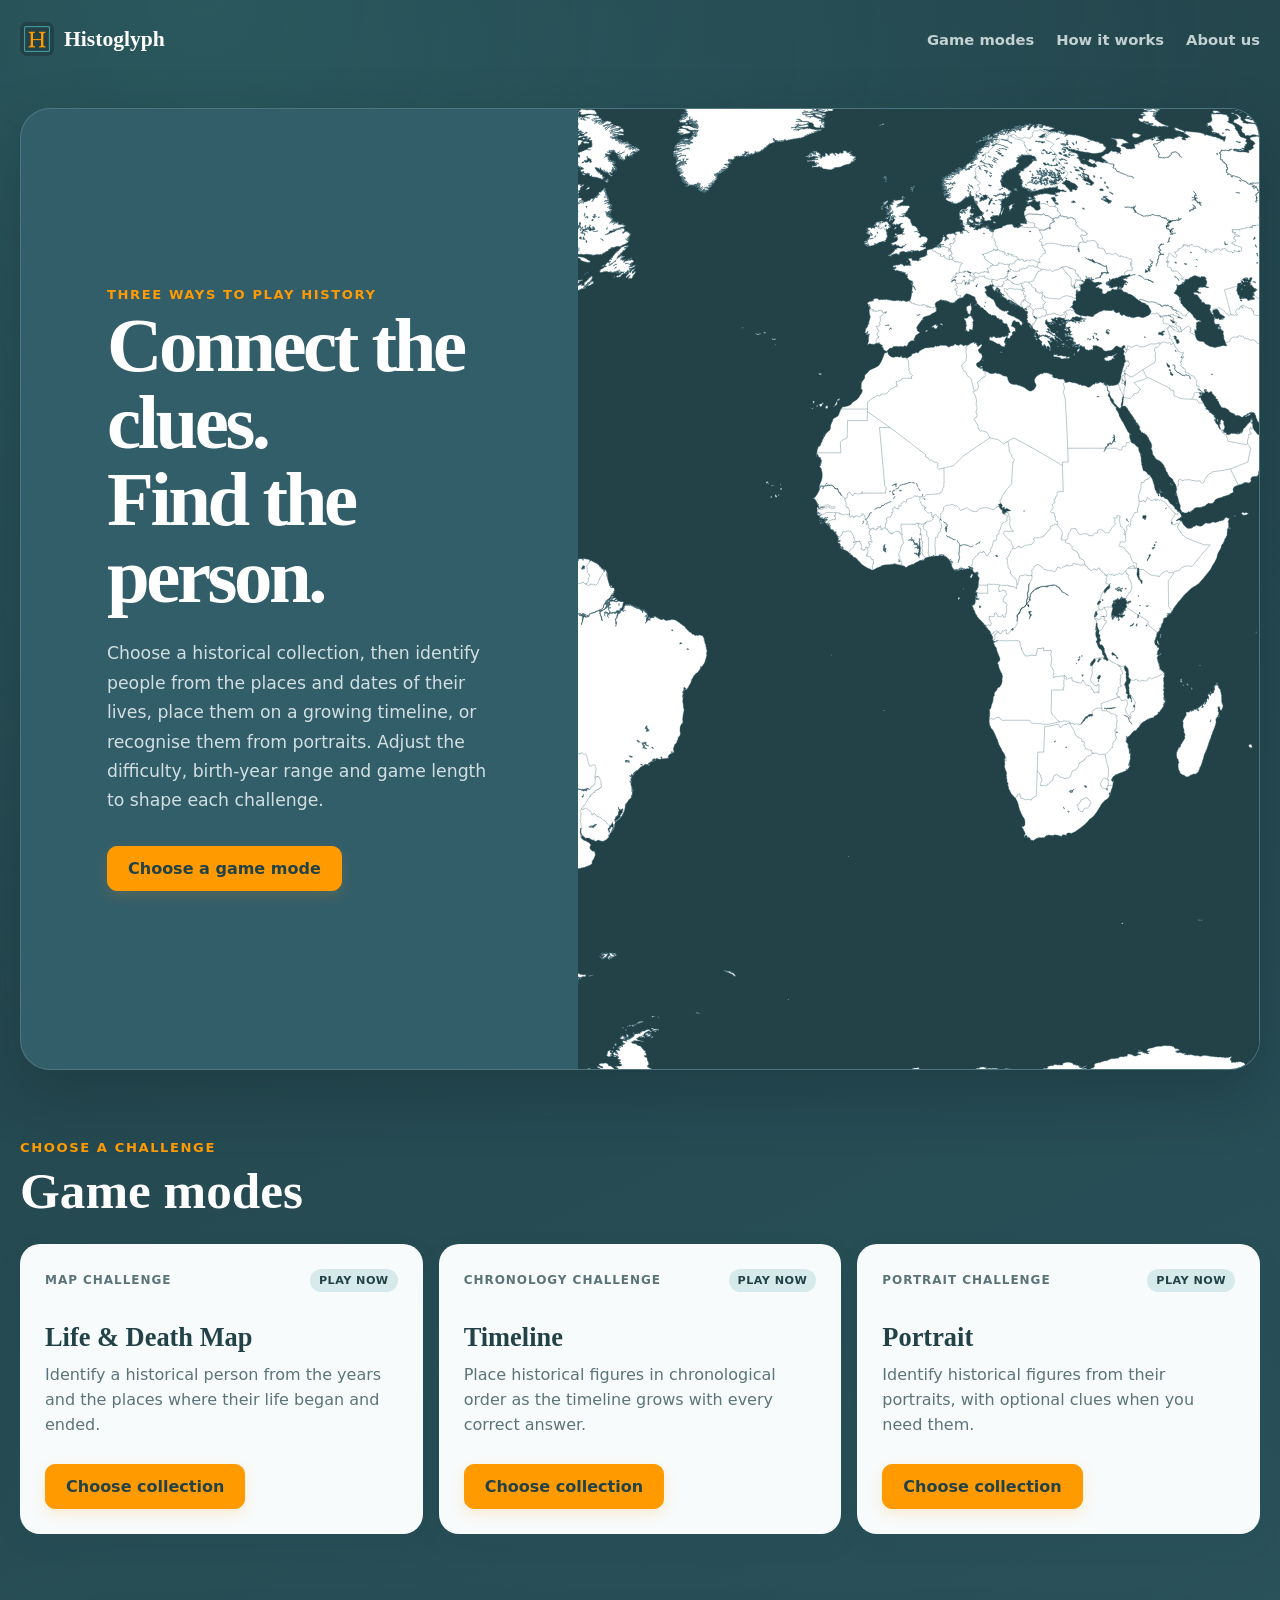
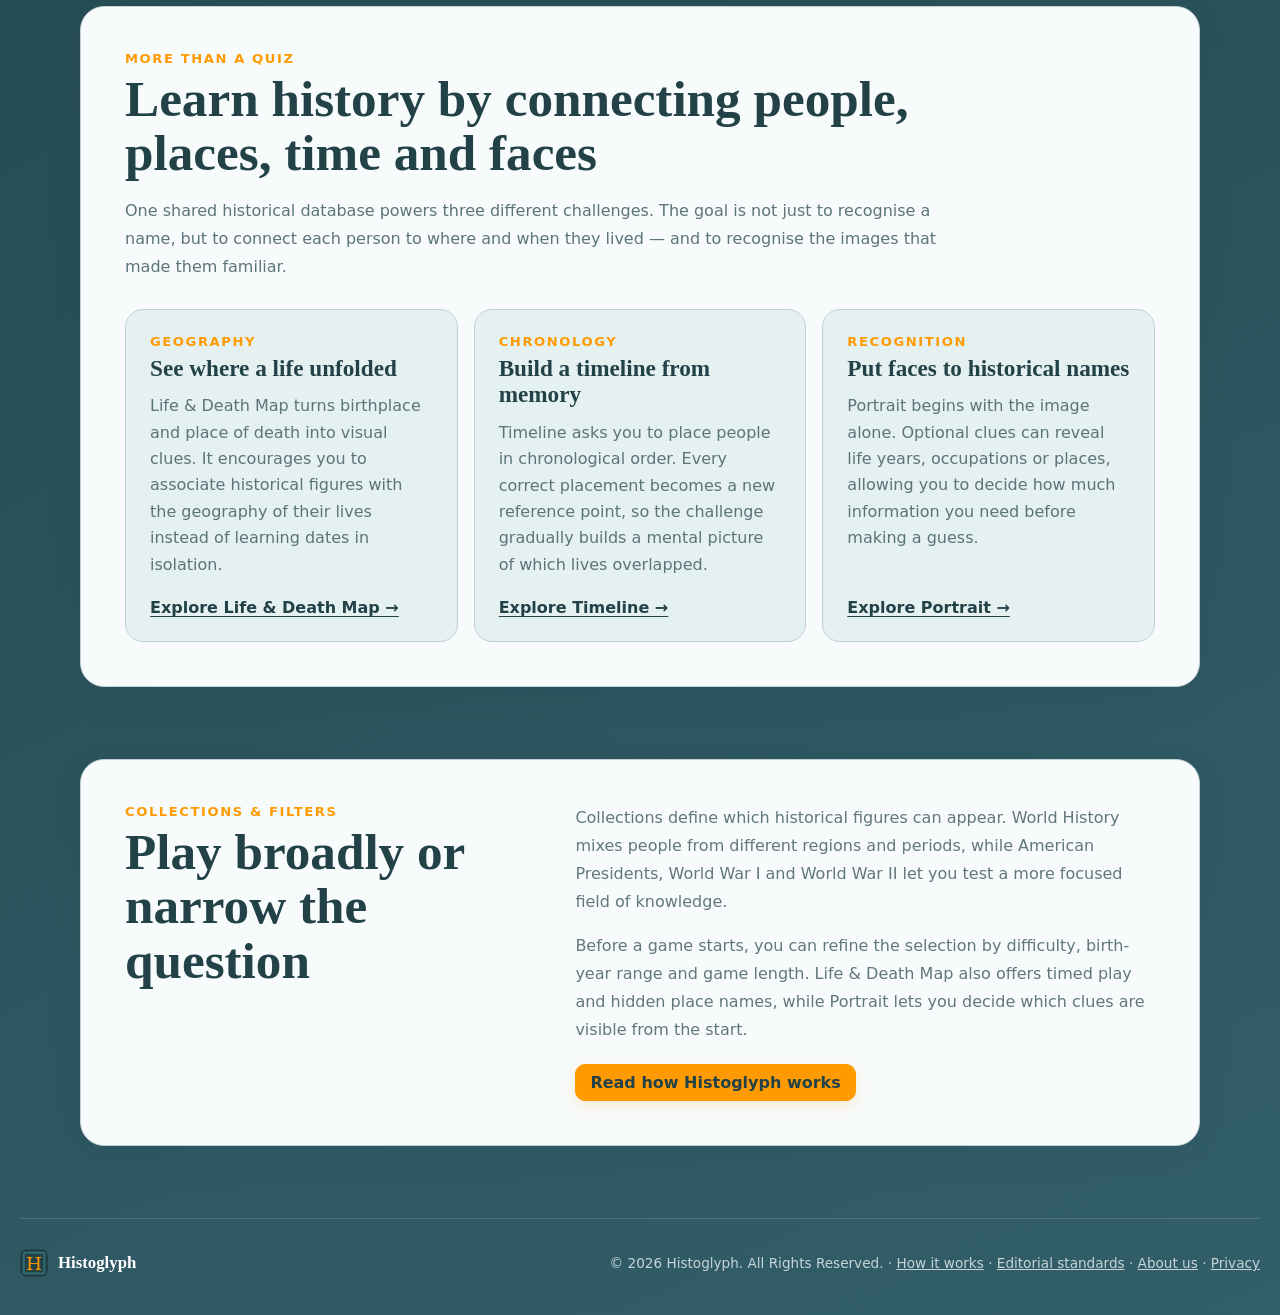
<file: index.html>
<!DOCTYPE html>
<html lang="en">
<head>
  <meta charset="UTF-8">
  <meta name="viewport" content="width=device-width, initial-scale=1.0, viewport-fit=cover">
  <link rel="icon" type="image/png" href="assets/Histoglyph_image.png">
  <link rel="apple-touch-icon" href="assets/Histoglyph_image.png">
  <link rel="canonical" href="https://histoglyph.com/">
  <meta name="description" content="Play Histoglyph's interactive history games: identify people from life dates and places, build a timeline, or recognise historical portraits.">
  <title>Histoglyph — History, decoded</title>
  <link rel="stylesheet" href="styles.css">
  <!-- Google AdSense / Auto ads -->
  <script async src="https://pagead2.googlesyndication.com/pagead/js/adsbygoogle.js?client=ca-pub-9513558430855383"
     crossorigin="anonymous"></script>
</head>
<body class="site-page">
  <header class="site-header">
    <a class="brand" href="/" aria-label="Histoglyph home">
      <img class="brand-logo" src="assets/Histoglyph_image.png" alt="" aria-hidden="true">
      <span>Histoglyph</span>
    </a>
    <nav class="site-nav" aria-label="Main navigation">
      <a href="#game-modes">Game modes</a>
      <a href="how-it-works.html">How it works</a>
      <a href="about.html">About us</a>
    </nav>
  </header>

  <main>
    <section class="home-hero">
      <div class="home-hero-copy">
        <p class="eyebrow">Three ways to play history</p>
        <h1>Connect the clues.<br>Find the person.</h1>
        <p class="home-hero-intro">
          Choose a historical collection, then identify people from the places and dates of their lives,
          place them on a growing timeline, or recognise them from portraits. Adjust the difficulty,
          birth-year range and game length to shape each challenge.
        </p>
        <a class="primary-button hero-button" href="#game-modes">Choose a game mode</a>
      </div>

      <div class="home-map-art home-map-art--map-only" aria-hidden="true">
        <img class="hero-map-only" src="assets/home-world-map.svg" alt="">
      </div>
    </section>

    <section id="game-modes" class="home-section">
      <div class="section-heading section-heading--compact">
        <div>
          <p class="eyebrow">Choose a challenge</p>
          <h2>Game modes</h2>
        </div>
      </div>
      <div id="game-mode-grid" class="mode-grid"></div>
    </section>

    <section class="content-section home-value-section" aria-labelledby="learn-history-title">
      <div class="content-section-heading">
        <p class="eyebrow">More than a quiz</p>
        <h2 id="learn-history-title">Learn history by connecting people, places, time and faces</h2>
        <p>One shared historical database powers three different challenges. The goal is not just to recognise a name, but to connect each person to where and when they lived — and to recognise the images that made them familiar.</p>
      </div>
      <div class="content-card-grid content-card-grid--three">
        <article class="content-card">
          <p class="eyebrow">Geography</p>
          <h3>See where a life unfolded</h3>
          <p>Life &amp; Death Map turns birthplace and place of death into visual clues. It encourages you to associate historical figures with the geography of their lives instead of learning dates in isolation.</p>
          <a class="text-link" href="life-map.html">Explore Life &amp; Death Map →</a>
        </article>
        <article class="content-card">
          <p class="eyebrow">Chronology</p>
          <h3>Build a timeline from memory</h3>
          <p>Timeline asks you to place people in chronological order. Every correct placement becomes a new reference point, so the challenge gradually builds a mental picture of which lives overlapped.</p>
          <a class="text-link" href="timeline.html">Explore Timeline →</a>
        </article>
        <article class="content-card">
          <p class="eyebrow">Recognition</p>
          <h3>Put faces to historical names</h3>
          <p>Portrait begins with the image alone. Optional clues can reveal life years, occupations or places, allowing you to decide how much information you need before making a guess.</p>
          <a class="text-link" href="portrait.html">Explore Portrait →</a>
        </article>
      </div>
    </section>

    <section class="content-section content-section--split" aria-labelledby="collections-title">
      <div>
        <p class="eyebrow">Collections &amp; filters</p>
        <h2 id="collections-title">Play broadly or narrow the question</h2>
      </div>
      <div class="prose-stack">
        <p>Collections define which historical figures can appear. World History mixes people from different regions and periods, while American Presidents, World War I and World War II let you test a more focused field of knowledge.</p>
        <p>Before a game starts, you can refine the selection by difficulty, birth-year range and game length. Life &amp; Death Map also offers timed play and hidden place names, while Portrait lets you decide which clues are visible from the start.</p>
        <a class="secondary-button compact-button content-cta" href="how-it-works.html">Read how Histoglyph works</a>
      </div>
    </section>

  </main>

  <footer class="site-footer">
    <a class="brand brand--small" href="/"><img class="brand-logo" src="assets/Histoglyph_image.png" alt="" aria-hidden="true"><span>Histoglyph</span></a>
    <p>© 2026 Histoglyph. All Rights Reserved. · <a href="how-it-works.html">How it works</a> · <a href="editorial.html">Editorial standards</a> · <a href="about.html">About us</a> · <a href="privacy.html">Privacy</a></p>
  </footer>

  <script type="module" src="js/home.js"></script>
</body>
</html>
</file>
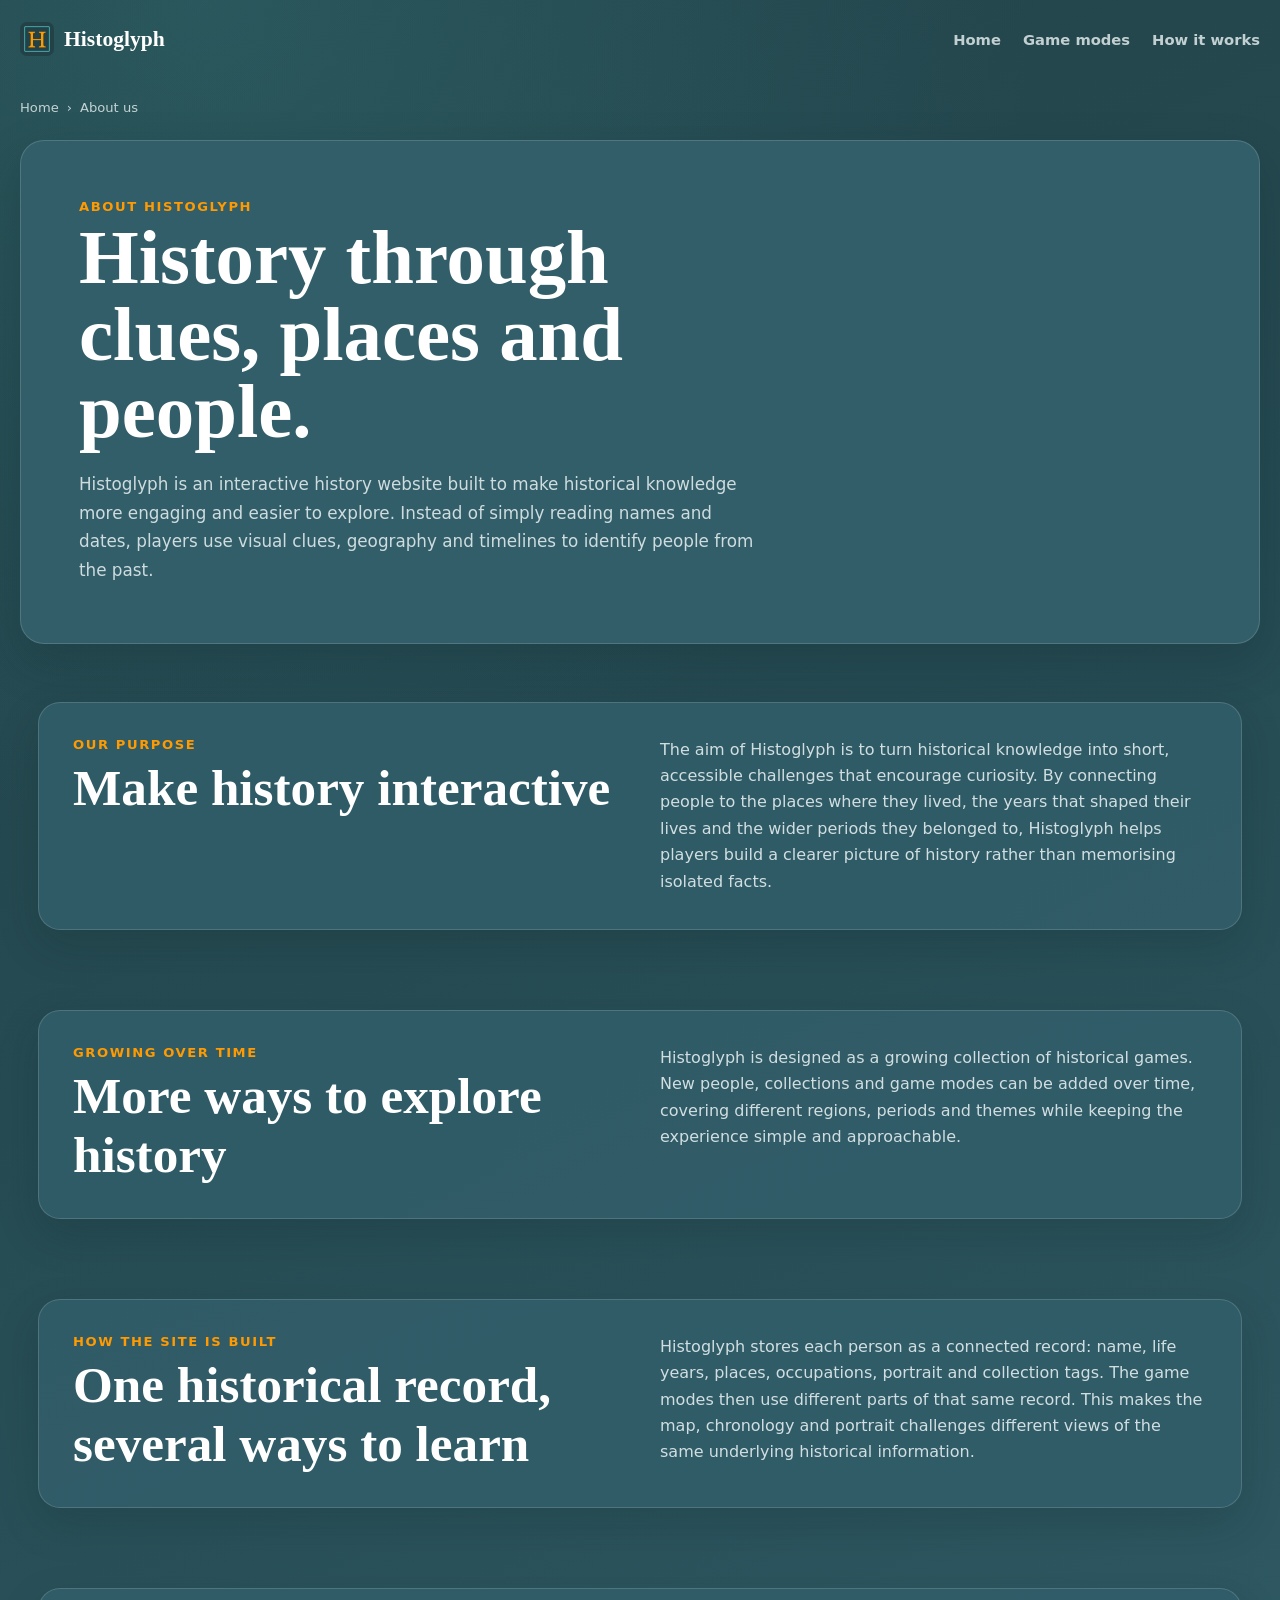
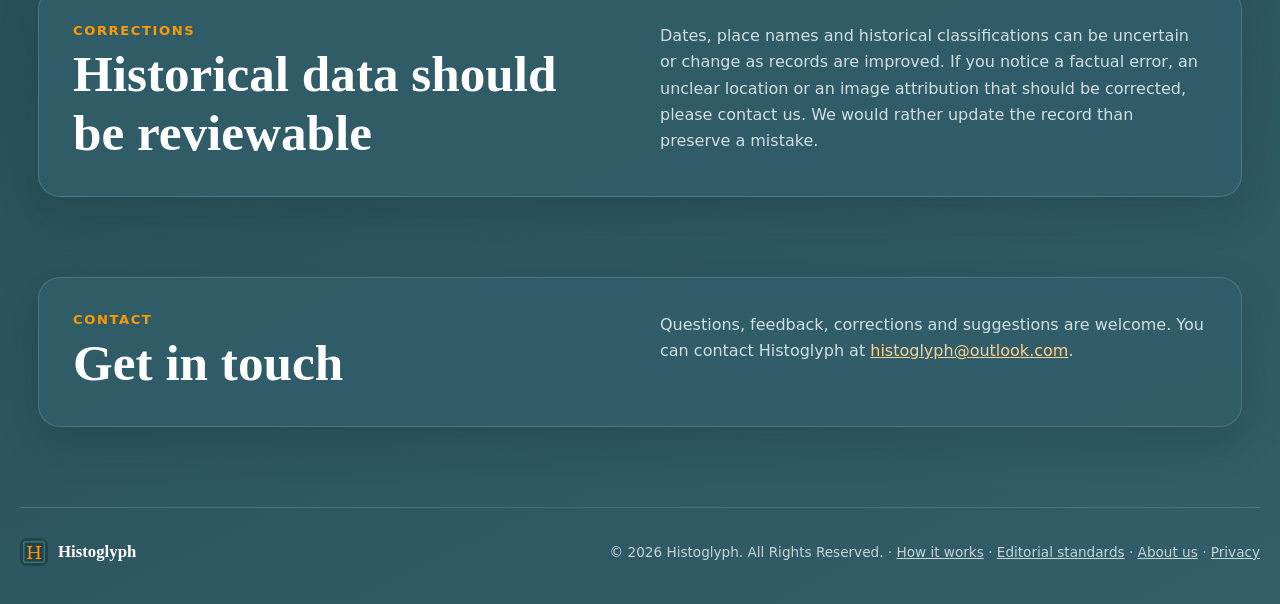
<file: about.html>
<!DOCTYPE html>
<html lang="en">
<head>
  <meta charset="UTF-8">
  <meta name="viewport" content="width=device-width, initial-scale=1.0, viewport-fit=cover">
  <link rel="icon" type="image/png" href="assets/Histoglyph_image.png">
  <link rel="apple-touch-icon" href="assets/Histoglyph_image.png">
  <link rel="canonical" href="https://histoglyph.com/about.html">
  <meta name="description" content="About Histoglyph, an interactive history game built around people, places and timelines.">
  <title>About us — Histoglyph</title>
  <link rel="stylesheet" href="styles.css">
  <!-- Google AdSense / Auto ads -->
  <script async src="https://pagead2.googlesyndication.com/pagead/js/adsbygoogle.js?client=ca-pub-9513558430855383"
     crossorigin="anonymous"></script>
</head>
<body class="site-page">
  <header class="site-header">
    <a class="brand" href="/" aria-label="Histoglyph home">
      <img class="brand-logo" src="assets/Histoglyph_image.png" alt="" aria-hidden="true">
      <span>Histoglyph</span>
    </a>
    <nav class="site-nav" aria-label="Main navigation">
      <a href="/">Home</a>
      <a href="/#game-modes">Game modes</a>
      <a href="how-it-works.html">How it works</a>
    </nav>
  </header>

  <main class="mode-page-shell">
    <nav class="breadcrumbs" aria-label="Breadcrumb">
      <a href="/">Home</a><span>›</span><span>About us</span>
    </nav>

    <section class="mode-hero">
      <div>
        <p class="eyebrow">About Histoglyph</p>
        <h1>History through clues, places and people.</h1>
        <p>
          Histoglyph is an interactive history website built to make historical knowledge more engaging and easier to explore. Instead of simply reading names and dates, players use visual clues, geography and timelines to identify people from the past.
        </p>
      </div>
    </section>

    <section class="site-callout">
      <div>
        <p class="eyebrow">Our purpose</p>
        <h2>Make history interactive</h2>
      </div>
      <p>
        The aim of Histoglyph is to turn historical knowledge into short, accessible challenges that encourage curiosity. By connecting people to the places where they lived, the years that shaped their lives and the wider periods they belonged to, Histoglyph helps players build a clearer picture of history rather than memorising isolated facts.
      </p>
    </section>

    <section class="site-callout">
      <div>
        <p class="eyebrow">Growing over time</p>
        <h2>More ways to explore history</h2>
      </div>
      <p>
        Histoglyph is designed as a growing collection of historical games. New people, collections and game modes can be added over time, covering different regions, periods and themes while keeping the experience simple and approachable.
      </p>
    </section>


    <section class="site-callout">
      <div><p class="eyebrow">How the site is built</p><h2>One historical record, several ways to learn</h2></div>
      <p>Histoglyph stores each person as a connected record: name, life years, places, occupations, portrait and collection tags. The game modes then use different parts of that same record. This makes the map, chronology and portrait challenges different views of the same underlying historical information.</p>
    </section>

    <section class="site-callout">
      <div><p class="eyebrow">Corrections</p><h2>Historical data should be reviewable</h2></div>
      <p>Dates, place names and historical classifications can be uncertain or change as records are improved. If you notice a factual error, an unclear location or an image attribution that should be corrected, please contact us. We would rather update the record than preserve a mistake.</p>
    </section>

    <section class="site-callout">
      <div>
        <p class="eyebrow">Contact</p>
        <h2>Get in touch</h2>
      </div>
      <p>
        Questions, feedback, corrections and suggestions are welcome. You can contact Histoglyph at
        <a href="mailto:histoglyph@outlook.com">histoglyph@outlook.com</a>.
      </p>
    </section>
  </main>

  <footer class="site-footer">
    <a class="brand brand--small" href="/"><img class="brand-logo" src="assets/Histoglyph_image.png" alt="" aria-hidden="true"><span>Histoglyph</span></a>
    <p>© 2026 Histoglyph. All Rights Reserved. · <a href="how-it-works.html">How it works</a> · <a href="editorial.html">Editorial standards</a> · <a href="about.html">About us</a> · <a href="privacy.html">Privacy</a></p>
  </footer>
</body>
</html>
</file>
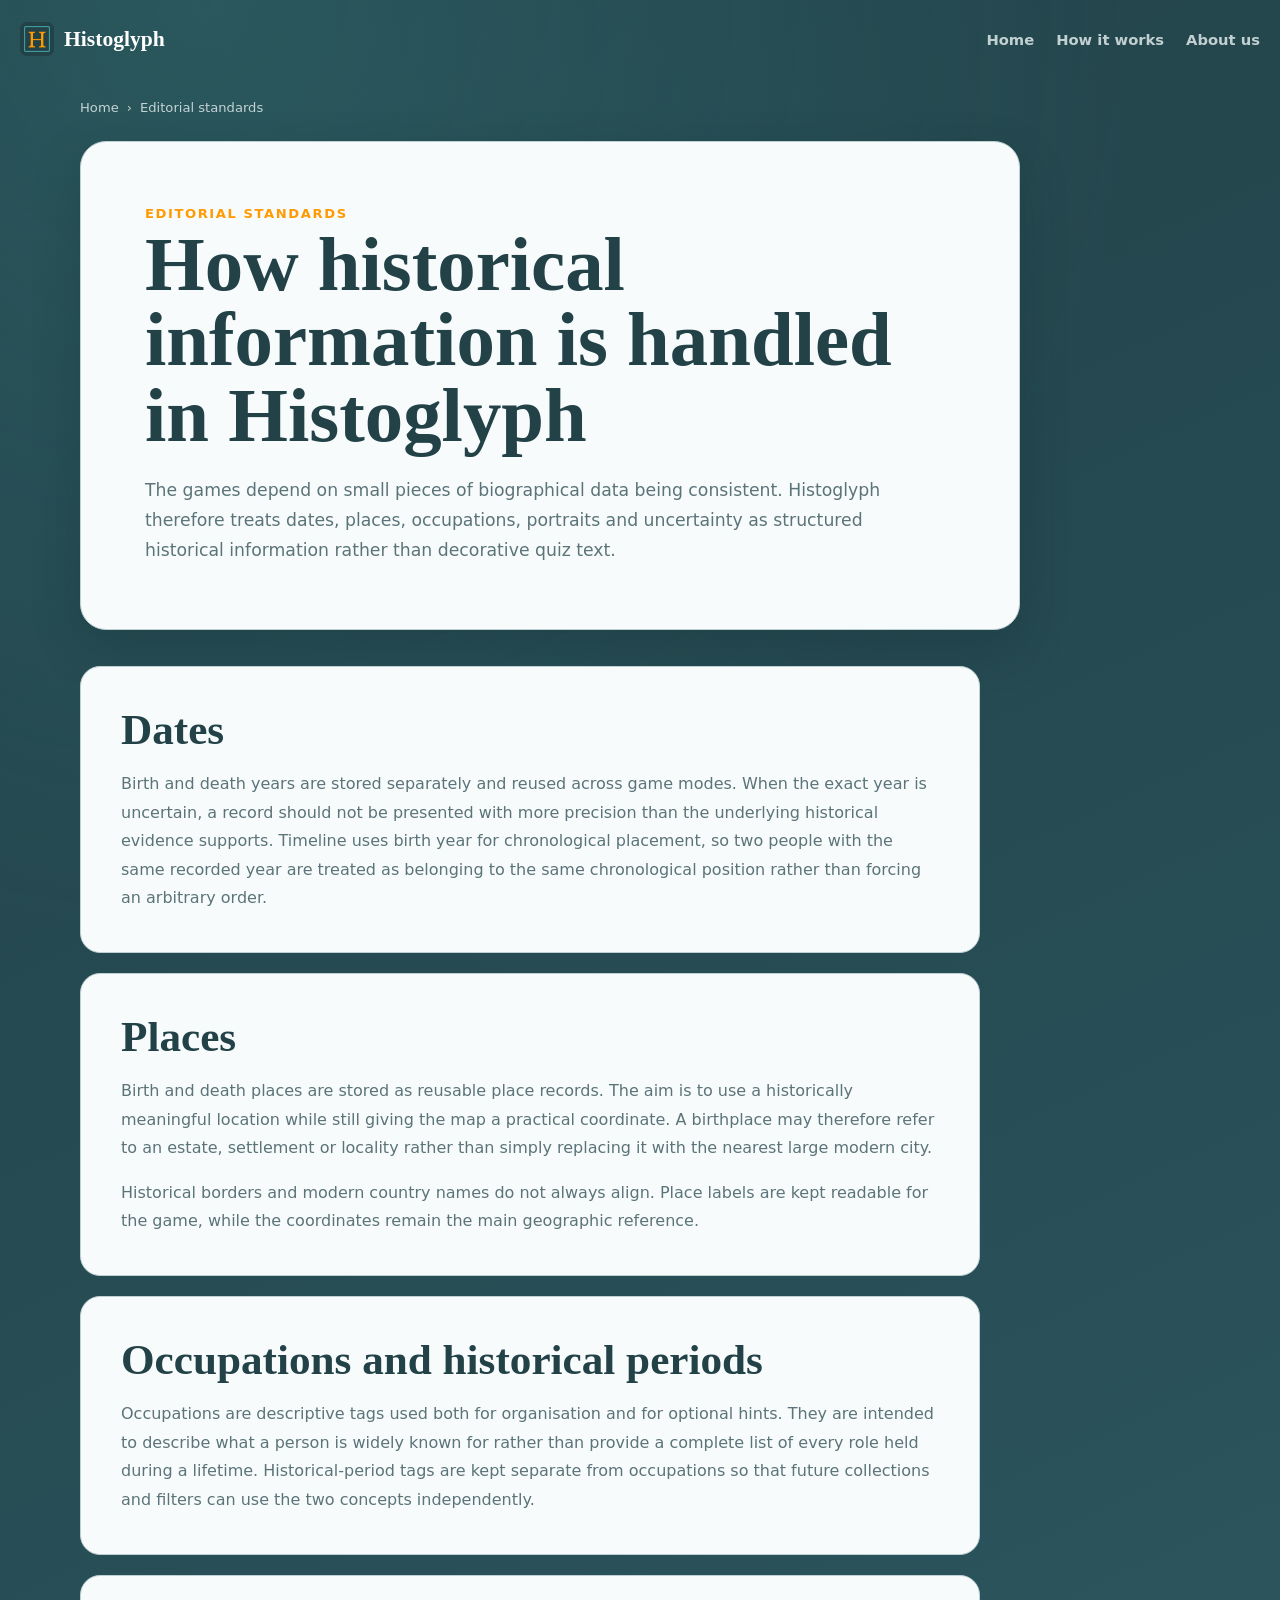
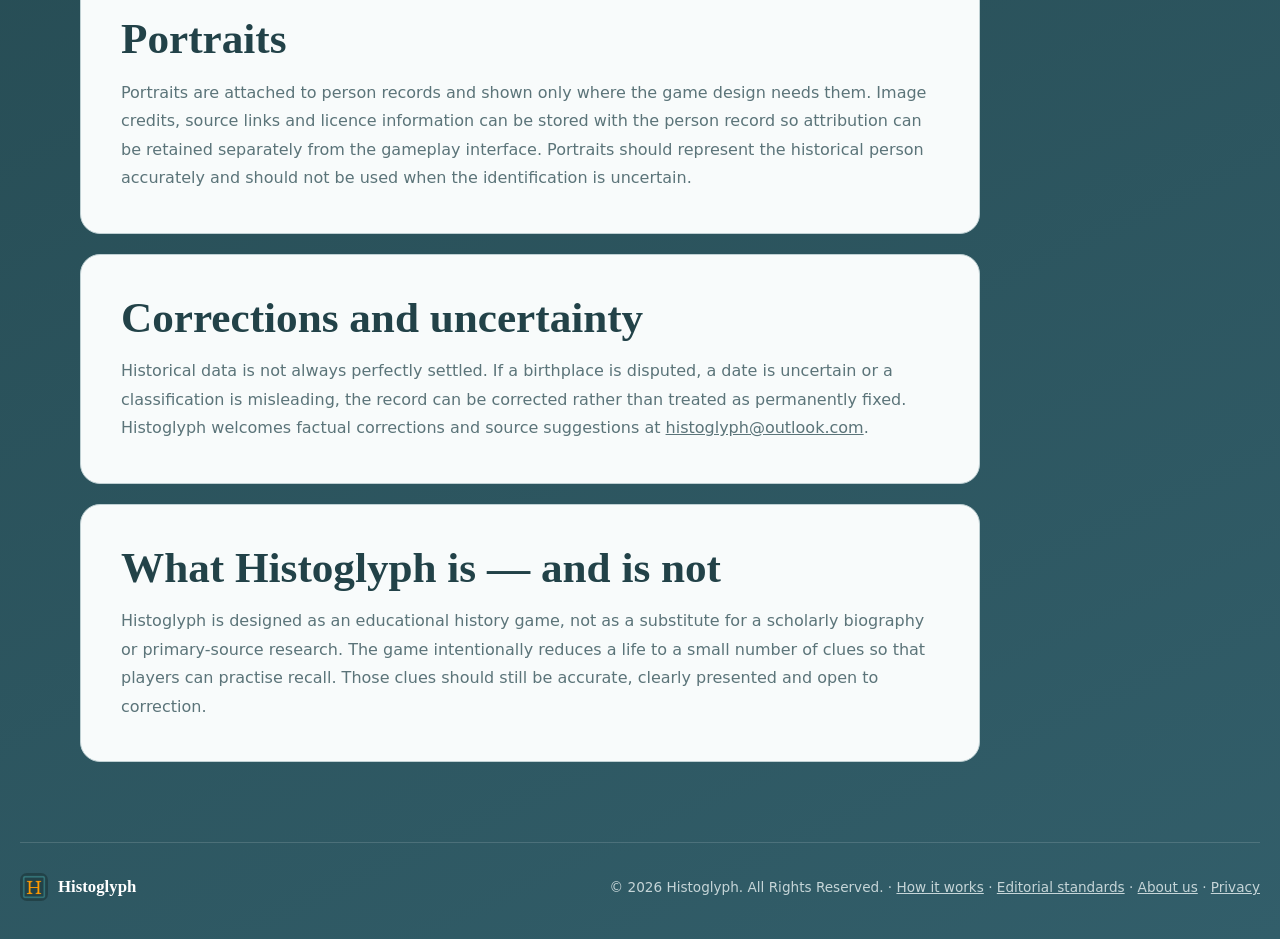
<file: editorial.html>
<!DOCTYPE html>
<html lang="en">
<head>
  <meta charset="UTF-8">
  <meta name="viewport" content="width=device-width, initial-scale=1.0, viewport-fit=cover">
  <link rel="icon" type="image/png" href="assets/Histoglyph_image.png">
  <link rel="apple-touch-icon" href="assets/Histoglyph_image.png">
  <link rel="canonical" href="https://histoglyph.com/editorial.html">
  <meta name="description" content="Histoglyph editorial standards for historical dates, places, portraits, classifications and corrections.">
  <title>Editorial standards — Histoglyph</title>
  <link rel="stylesheet" href="styles.css">
  <!-- Google AdSense / Auto ads: content page only -->
  <script async src="https://pagead2.googlesyndication.com/pagead/js/adsbygoogle.js?client=ca-pub-9513558430855383" crossorigin="anonymous"></script>
</head>
<body class="site-page">
  <header class="site-header">
    <a class="brand" href="/" aria-label="Histoglyph home"><img class="brand-logo" src="assets/Histoglyph_image.png" alt="" aria-hidden="true"><span>Histoglyph</span></a>
    <nav class="site-nav" aria-label="Main navigation"><a href="/">Home</a><a href="how-it-works.html">How it works</a><a href="about.html">About us</a></nav>
  </header>
  <main class="article-shell">
    <nav class="breadcrumbs" aria-label="Breadcrumb"><a href="/">Home</a><span>›</span><span>Editorial standards</span></nav>
    <header class="article-hero">
      <p class="eyebrow">Editorial standards</p>
      <h1>How historical information is handled in Histoglyph</h1>
      <p>The games depend on small pieces of biographical data being consistent. Histoglyph therefore treats dates, places, occupations, portraits and uncertainty as structured historical information rather than decorative quiz text.</p>
    </header>

    <section class="prose-section"><h2>Dates</h2><p>Birth and death years are stored separately and reused across game modes. When the exact year is uncertain, a record should not be presented with more precision than the underlying historical evidence supports. Timeline uses birth year for chronological placement, so two people with the same recorded year are treated as belonging to the same chronological position rather than forcing an arbitrary order.</p></section>

    <section class="prose-section"><h2>Places</h2><p>Birth and death places are stored as reusable place records. The aim is to use a historically meaningful location while still giving the map a practical coordinate. A birthplace may therefore refer to an estate, settlement or locality rather than simply replacing it with the nearest large modern city.</p><p>Historical borders and modern country names do not always align. Place labels are kept readable for the game, while the coordinates remain the main geographic reference.</p></section>

    <section class="prose-section"><h2>Occupations and historical periods</h2><p>Occupations are descriptive tags used both for organisation and for optional hints. They are intended to describe what a person is widely known for rather than provide a complete list of every role held during a lifetime. Historical-period tags are kept separate from occupations so that future collections and filters can use the two concepts independently.</p></section>

    <section class="prose-section"><h2>Portraits</h2><p>Portraits are attached to person records and shown only where the game design needs them. Image credits, source links and licence information can be stored with the person record so attribution can be retained separately from the gameplay interface. Portraits should represent the historical person accurately and should not be used when the identification is uncertain.</p></section>

    <section class="prose-section"><h2>Corrections and uncertainty</h2><p>Historical data is not always perfectly settled. If a birthplace is disputed, a date is uncertain or a classification is misleading, the record can be corrected rather than treated as permanently fixed. Histoglyph welcomes factual corrections and source suggestions at <a href="mailto:histoglyph@outlook.com">histoglyph@outlook.com</a>.</p></section>

    <section class="prose-section"><h2>What Histoglyph is — and is not</h2><p>Histoglyph is designed as an educational history game, not as a substitute for a scholarly biography or primary-source research. The game intentionally reduces a life to a small number of clues so that players can practise recall. Those clues should still be accurate, clearly presented and open to correction.</p></section>
  </main>
  <footer class="site-footer">
    <a class="brand brand--small" href="/"><img class="brand-logo" src="assets/Histoglyph_image.png" alt="" aria-hidden="true"><span>Histoglyph</span></a>
    <p>© 2026 Histoglyph. All Rights Reserved. · <a href="how-it-works.html">How it works</a> · <a href="editorial.html">Editorial standards</a> · <a href="about.html">About us</a> · <a href="privacy.html">Privacy</a></p>
  </footer>
</body>
</html>
</file>
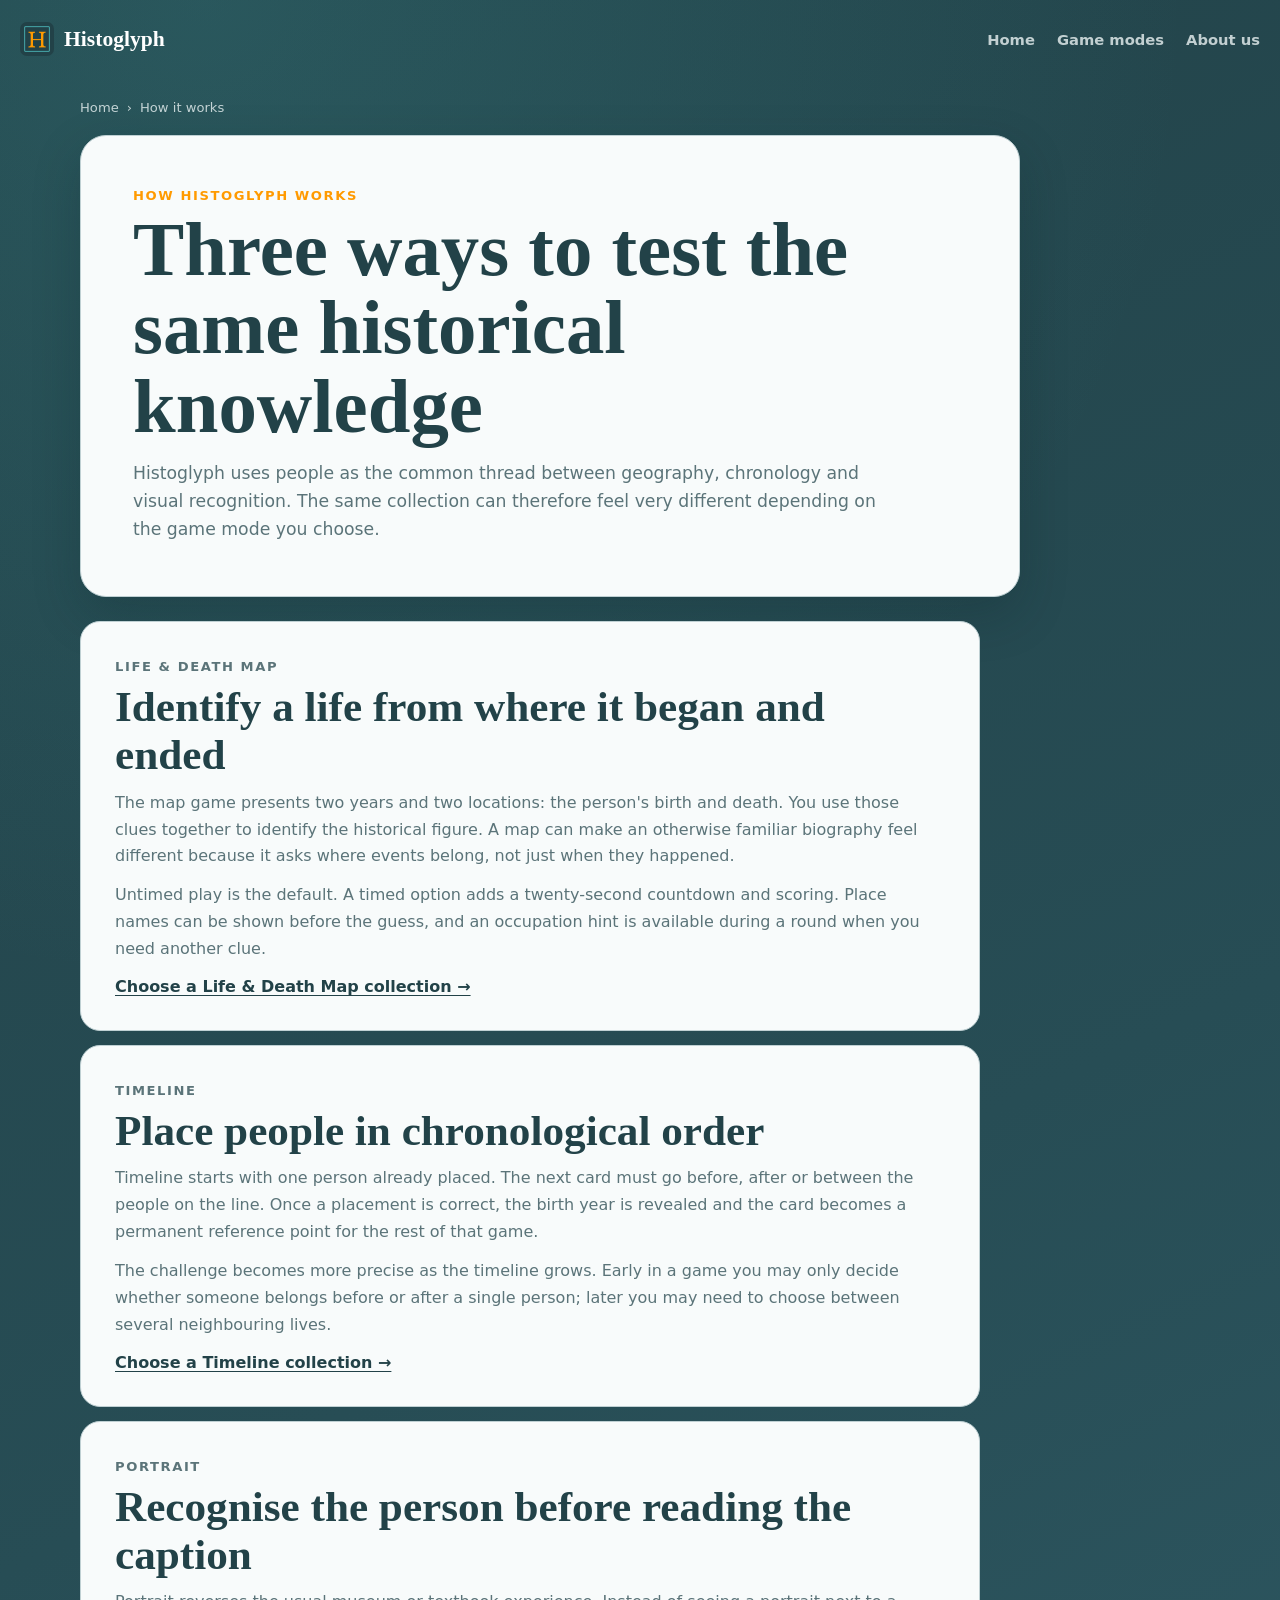
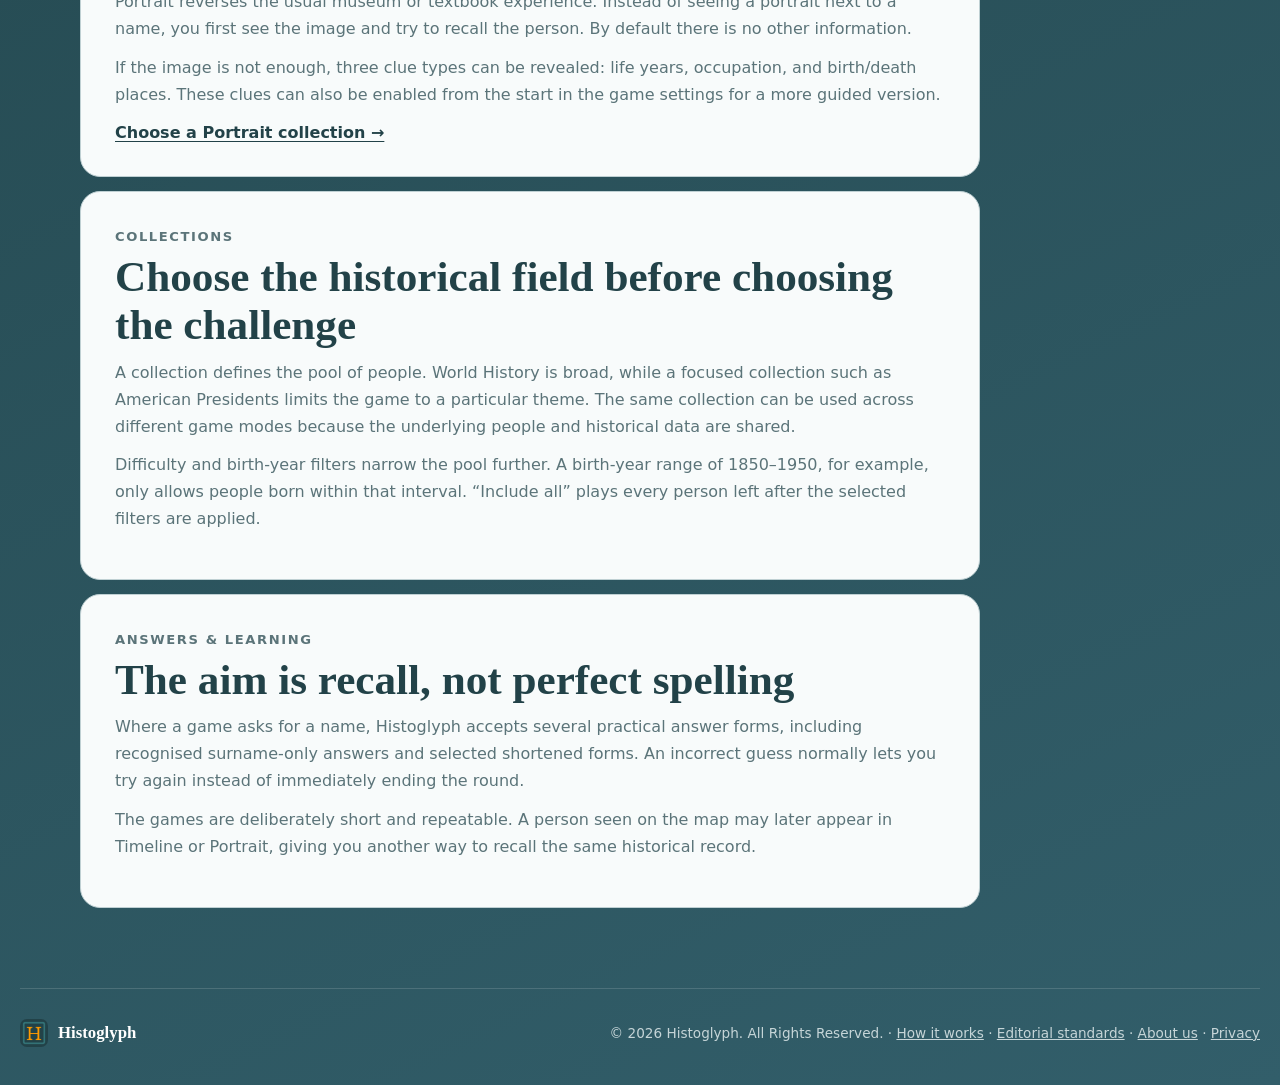
<file: how-it-works.html>
<!DOCTYPE html>
<html lang="en">
<head>
  <meta charset="UTF-8">
  <meta name="viewport" content="width=device-width, initial-scale=1.0, viewport-fit=cover">
  <link rel="icon" type="image/png" href="assets/Histoglyph_image.png">
  <link rel="apple-touch-icon" href="assets/Histoglyph_image.png">
  <link rel="canonical" href="https://histoglyph.com/how-it-works.html">
  <meta name="description" content="How Histoglyph's history games, collections, filters and clues work.">
  <title>How it works — Histoglyph</title>
  <link rel="stylesheet" href="styles.css">
  <!-- Google AdSense / Auto ads: content page only -->
  <script async src="https://pagead2.googlesyndication.com/pagead/js/adsbygoogle.js?client=ca-pub-9513558430855383" crossorigin="anonymous"></script>
</head>
<body class="site-page how-it-works-page">
  <header class="site-header">
    <a class="brand" href="/" aria-label="Histoglyph home"><img class="brand-logo" src="assets/Histoglyph_image.png" alt="" aria-hidden="true"><span>Histoglyph</span></a>
    <nav class="site-nav" aria-label="Main navigation"><a href="/">Home</a><a href="/#game-modes">Game modes</a><a href="about.html">About us</a></nav>
  </header>
  <main class="article-shell">
    <nav class="breadcrumbs" aria-label="Breadcrumb"><a href="/">Home</a><span>›</span><span>How it works</span></nav>
    <header class="article-hero">
      <p class="eyebrow">How Histoglyph works</p>
      <h1>Three ways to test the same historical knowledge</h1>
      <p>Histoglyph uses people as the common thread between geography, chronology and visual recognition. The same collection can therefore feel very different depending on the game mode you choose.</p>
    </header>

    <section class="prose-section">
      <p class="eyebrow">Life &amp; Death Map</p>
      <h2>Identify a life from where it began and ended</h2>
      <p>The map game presents two years and two locations: the person's birth and death. You use those clues together to identify the historical figure. A map can make an otherwise familiar biography feel different because it asks where events belong, not just when they happened.</p>
      <p>Untimed play is the default. A timed option adds a twenty-second countdown and scoring. Place names can be shown before the guess, and an occupation hint is available during a round when you need another clue.</p>
      <a class="text-link" href="life-map.html">Choose a Life &amp; Death Map collection →</a>
    </section>

    <section class="prose-section">
      <p class="eyebrow">Timeline</p>
      <h2>Place people in chronological order</h2>
      <p>Timeline starts with one person already placed. The next card must go before, after or between the people on the line. Once a placement is correct, the birth year is revealed and the card becomes a permanent reference point for the rest of that game.</p>
      <p>The challenge becomes more precise as the timeline grows. Early in a game you may only decide whether someone belongs before or after a single person; later you may need to choose between several neighbouring lives.</p>
      <a class="text-link" href="timeline.html">Choose a Timeline collection →</a>
    </section>

    <section class="prose-section">
      <p class="eyebrow">Portrait</p>
      <h2>Recognise the person before reading the caption</h2>
      <p>Portrait reverses the usual museum or textbook experience. Instead of seeing a portrait next to a name, you first see the image and try to recall the person. By default there is no other information.</p>
      <p>If the image is not enough, three clue types can be revealed: life years, occupation, and birth/death places. These clues can also be enabled from the start in the game settings for a more guided version.</p>
      <a class="text-link" href="portrait.html">Choose a Portrait collection →</a>
    </section>

    <section class="prose-section">
      <p class="eyebrow">Collections</p>
      <h2>Choose the historical field before choosing the challenge</h2>
      <p>A collection defines the pool of people. World History is broad, while a focused collection such as American Presidents limits the game to a particular theme. The same collection can be used across different game modes because the underlying people and historical data are shared.</p>
      <p>Difficulty and birth-year filters narrow the pool further. A birth-year range of 1850–1950, for example, only allows people born within that interval. “Include all” plays every person left after the selected filters are applied.</p>
    </section>

    <section class="prose-section">
      <p class="eyebrow">Answers &amp; learning</p>
      <h2>The aim is recall, not perfect spelling</h2>
      <p>Where a game asks for a name, Histoglyph accepts several practical answer forms, including recognised surname-only answers and selected shortened forms. An incorrect guess normally lets you try again instead of immediately ending the round.</p>
      <p>The games are deliberately short and repeatable. A person seen on the map may later appear in Timeline or Portrait, giving you another way to recall the same historical record.</p>
    </section>
  </main>
  <footer class="site-footer">
    <a class="brand brand--small" href="/"><img class="brand-logo" src="assets/Histoglyph_image.png" alt="" aria-hidden="true"><span>Histoglyph</span></a>
    <p>© 2026 Histoglyph. All Rights Reserved. · <a href="how-it-works.html">How it works</a> · <a href="editorial.html">Editorial standards</a> · <a href="about.html">About us</a> · <a href="privacy.html">Privacy</a></p>
  </footer>
</body>
</html>
</file>
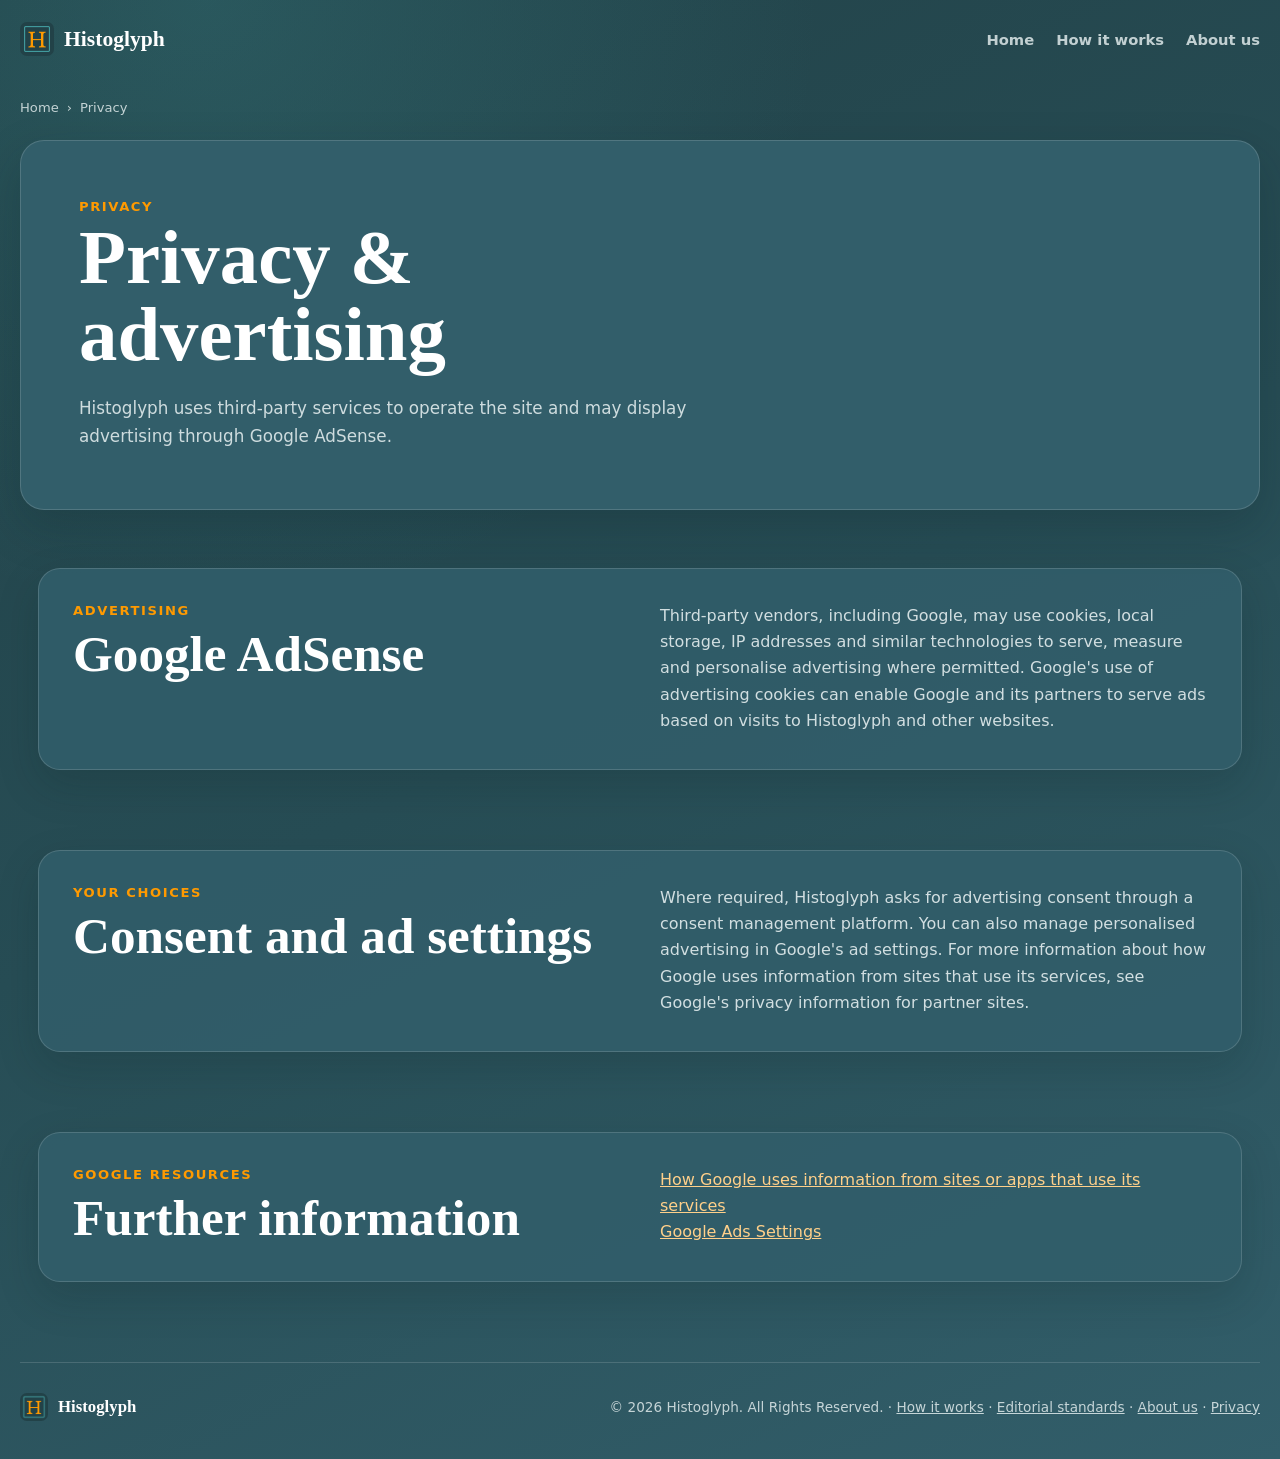
<file: privacy.html>
<!DOCTYPE html>
<html lang="en">
<head>
  <meta charset="UTF-8">
  <meta name="viewport" content="width=device-width, initial-scale=1.0, viewport-fit=cover">
  <link rel="icon" type="image/png" href="assets/Histoglyph_image.png">
  <link rel="apple-touch-icon" href="assets/Histoglyph_image.png">
  <link rel="canonical" href="https://histoglyph.com/privacy.html">
  <meta name="description" content="Privacy information for Histoglyph.">
  <title>Privacy — Histoglyph</title>
  <link rel="stylesheet" href="styles.css">
</head>
<body class="site-page">
  <header class="site-header">
    <a class="brand" href="/" aria-label="Histoglyph home">
      <img class="brand-logo" src="assets/Histoglyph_image.png" alt="" aria-hidden="true">
      <span>Histoglyph</span>
    </a>
    <nav class="site-nav" aria-label="Main navigation">
      <a href="/">Home</a>
      <a href="how-it-works.html">How it works</a>
      <a href="about.html">About us</a>
    </nav>
  </header>

  <main class="mode-page-shell">
    <nav class="breadcrumbs" aria-label="Breadcrumb">
      <a href="/">Home</a><span>›</span><span>Privacy</span>
    </nav>

    <section class="mode-hero">
      <div>
        <p class="eyebrow">Privacy</p>
        <h1>Privacy &amp; advertising</h1>
        <p>Histoglyph uses third-party services to operate the site and may display advertising through Google AdSense.</p>
      </div>
    </section>

    <section class="site-callout">
      <div>
        <p class="eyebrow">Advertising</p>
        <h2>Google AdSense</h2>
      </div>
      <p>
        Third-party vendors, including Google, may use cookies, local storage, IP addresses and similar technologies to serve, measure and personalise advertising where permitted. Google's use of advertising cookies can enable Google and its partners to serve ads based on visits to Histoglyph and other websites.
      </p>
    </section>

    <section class="site-callout">
      <div>
        <p class="eyebrow">Your choices</p>
        <h2>Consent and ad settings</h2>
      </div>
      <p>
        Where required, Histoglyph asks for advertising consent through a consent management platform. You can also manage personalised advertising in Google's ad settings. For more information about how Google uses information from sites that use its services, see Google's privacy information for partner sites.
      </p>
    </section>

    <section class="site-callout">
      <div>
        <p class="eyebrow">Google resources</p>
        <h2>Further information</h2>
      </div>
      <p>
        <a href="https://policies.google.com/technologies/partner-sites" target="_blank" rel="noopener noreferrer">How Google uses information from sites or apps that use its services</a><br>
        <a href="https://adssettings.google.com/" target="_blank" rel="noopener noreferrer">Google Ads Settings</a>
      </p>
    </section>
  </main>

  <footer class="site-footer">
    <a class="brand brand--small" href="/"><img class="brand-logo" src="assets/Histoglyph_image.png" alt="" aria-hidden="true"><span>Histoglyph</span></a>
    <p>© 2026 Histoglyph. All Rights Reserved. · <a href="how-it-works.html">How it works</a> · <a href="editorial.html">Editorial standards</a> · <a href="about.html">About us</a> · <a href="privacy.html">Privacy</a></p>
  </footer>
</body>
</html>
</file>
<file: styles.css>
:root {
  --background: #e8f0f1;
  --surface: #ffffff;
  --surface-strong: #edf5f5;
  --text: #224248;
  --muted: #5b7479;
  --border: #c7d7da;
  --primary: #224248;
  --primary-hover: #325E6A;
  --accent: #44A1A4;
  --highlight: #FF9A00;
  --birth: #44A1A4;
  --death: #FF9A00;
  --correct: #325E6A;
  --incorrect: #FF9A00;
  --warning: #a86500;
  --warning-bg: #fff0d8;
  --ocean: #d5e1e3;
  --land: #ffffff;
  --coast: #9eb4b8;
  --boundary: #b8c9cc;
  --shadow: 0 16px 45px rgba(34, 66, 72, 0.13);
}

* { box-sizing: border-box; }

body {
  margin: 0;
  min-height: 100vh;
  color: var(--text);
  background:
    radial-gradient(circle at top left, rgba(255, 255, 255, 0.9), transparent 38%),
    var(--background);
  font-family:
    Inter, ui-sans-serif, system-ui, -apple-system, BlinkMacSystemFont,
    "Segoe UI", sans-serif;
}

button, input, select, textarea { font: inherit; }
button { cursor: pointer; }
button:disabled { cursor: not-allowed; opacity: 0.5; }
a { color: inherit; }

.game-shell {
  width: min(1120px, calc(100% - 32px));
  margin: 32px auto;
}

.game-header {
  display: flex;
  align-items: flex-start;
  justify-content: space-between;
  gap: 24px;
  margin-bottom: 22px;
}

.header-actions {
  display: flex;
  align-items: stretch;
  gap: 12px;
}

.eyebrow {
  margin: 0 0 6px;
  color: var(--primary);
  font-size: 0.82rem;
  font-weight: 800;
  letter-spacing: 0.12em;
  text-transform: uppercase;
}

h1 {
  margin: 0;
  font-family: Georgia, "Times New Roman", serif;
  font-size: clamp(2rem, 5vw, 4rem);
  line-height: 1;
}

.intro {
  max-width: 760px;
  margin: 14px 0 0;
  color: var(--muted);
  line-height: 1.6;
}

.score-card {
  min-width: 110px;
  padding: 16px 20px;
  border: 1px solid var(--border);
  border-radius: 16px;
  background: var(--surface);
  box-shadow: var(--shadow);
  text-align: center;
}

.score-card span,
.year-box span,
.round-box span,
.place-details span {
  display: block;
  margin-bottom: 3px;
  color: var(--muted);
  font-size: 0.78rem;
  font-weight: 800;
  letter-spacing: 0.08em;
  text-transform: uppercase;
}

.score-card strong { font-size: 2rem; }

.controls-panel,
.answer-card,
.map-card,
.clue-panel,
.place-details {
  border: 1px solid var(--border);
  background: var(--surface);
  box-shadow: var(--shadow);
}

.controls-panel {
  display: flex;
  align-items: end;
  justify-content: space-between;
  gap: 16px;
  margin-bottom: 16px;
  padding: 16px;
  border-radius: 16px;
}

.controls-panel label,
.answer-card label {
  display: grid;
  gap: 7px;
  font-weight: 750;
}

select, input, textarea {
  width: 100%;
  border: 1px solid var(--border);
  border-radius: 10px;
  color: var(--text);
  background: white;
}

select { min-width: 220px; padding: 10px 12px; }
input { padding: 13px 14px; }

.clue-panel {
  display: grid;
  grid-template-columns: 1fr auto 1fr;
  align-items: stretch;
  margin-bottom: 16px;
  overflow: hidden;
  border-radius: 16px;
}

.year-box, .round-box { padding: 18px 22px; text-align: center; }
.year-box strong, .round-box strong { font-size: clamp(1.3rem, 3vw, 2rem); }
.birth-year-box { border-left: 7px solid var(--birth); }
.death-year-box { border-right: 7px solid var(--death); }

.round-box {
  min-width: 150px;
  border-right: 1px solid var(--border);
  border-left: 1px solid var(--border);
  background: var(--surface-strong);
}

.data-warning {
  margin: 0 0 12px;
  padding: 10px 12px;
  border: 1px solid #e8c86b;
  border-radius: 10px;
  color: var(--warning);
  background: var(--warning-bg);
  font-weight: 700;
}

.map-card {
  overflow: hidden;
  border-radius: 20px;
}

.map-toolbar {
  display: flex;
  align-items: center;
  justify-content: space-between;
  gap: 12px;
  padding: 12px 14px;
  border-bottom: 1px solid var(--border);
  background: var(--surface-strong);
}

.map-toolbar-group {
  display: flex;
  flex-wrap: wrap;
  gap: 8px;
}

.region-button {
  padding: 8px 12px;
  border: 1px solid var(--border);
  border-radius: 999px;
  color: var(--text);
  background: white;
  font-size: 0.88rem;
  font-weight: 700;
}

.region-button.active {
  border-color: var(--primary);
  color: white;
  background: var(--primary);
}

.map-helper-text {
  margin: 0;
  color: var(--muted);
  font-size: 0.82rem;
}


.map-footer {
  display: flex;
  align-items: center;
  justify-content: space-between;
  gap: 16px;
  padding: 10px 14px;
}

.map-legend {
  display: flex;
  flex-wrap: wrap;
  gap: 14px;
  font-size: 0.84rem;
  font-weight: 700;
}

.legend-dot {
  display: inline-block;
  width: 9px;
  height: 9px;
  margin-right: 5px;
  border-radius: 999px;
}

.birth-dot { background: var(--birth); }
.death-dot { background: var(--death); }
.map-credit { margin: 0; color: var(--muted); font-size: 0.75rem; }

.place-details {
  display: grid;
  grid-template-columns: 1fr 1fr;
  gap: 1px;
  margin-top: 16px;
  overflow: hidden;
  border-radius: 16px;
  background: var(--border);
}

.place-details[hidden] { display: none; }
.place-details > div { padding: 15px 18px; background: var(--surface); }

.answer-card { margin-top: 16px; padding: 20px; border-radius: 18px; }

.guess-help {
  margin: 6px 0 10px;
  color: var(--muted);
  font-size: 0.88rem;
  line-height: 1.45;
}

.guess-help strong {
  color: var(--text);
}

.input-row { display: grid; grid-template-columns: 1fr auto; gap: 10px; margin-top: 2px; }

.primary-button,
.secondary-button,
.text-button {
  border-radius: 10px;
  font-weight: 800;
}

.primary-button {
  padding: 12px 20px;
  border: 1px solid var(--primary);
  color: white;
  background: var(--primary);
}
.primary-button:hover { background: var(--primary-hover); }

.secondary-button {
  padding: 10px 16px;
  border: 1px solid var(--border);
  color: var(--text);
  background: var(--surface-strong);
}
.secondary-button:hover { background: #e2ecee; }

.link-button { display: grid; place-items: center; text-decoration: none; }

.text-button {
  padding: 8px 0;
  border: 0;
  color: var(--muted);
  background: transparent;
  text-decoration: underline;
  text-underline-offset: 3px;
}

.action-row { display: flex; justify-content: space-between; gap: 12px; margin-top: 14px; }
.feedback { min-height: 28px; margin-top: 15px; font-weight: 750; line-height: 1.5; }
.feedback.correct { color: var(--correct); }
.feedback.incorrect { color: var(--incorrect); }
.feedback.neutral { color: var(--text); }

@media (max-width: 760px) {
  .game-shell { width: min(100% - 20px, 1120px); margin: 16px auto; }
  .game-header, .header-actions, .map-toolbar { flex-direction: column; align-items: stretch; }
  .score-card { min-width: 88px; }
  .controls-panel { align-items: stretch; flex-direction: column; }
  select { min-width: 0; }
  .clue-panel { grid-template-columns: 1fr 1fr; }
  .round-box {
    grid-column: 1 / -1;
    grid-row: 2;
    border: 0;
    border-top: 1px solid var(--border);
  }
  .birth-year-box, .death-year-box { grid-row: 1; }
  .input-row, .place-details { grid-template-columns: 1fr; }
  .map-footer { align-items: flex-start; flex-direction: column; }
  .offline-vector-map { min-height: 330px; }
}


.offline-vector-map {
  position: relative;
  width: 100%;
  aspect-ratio: 1419.6 / 719.98;
  min-height: 0;
  overflow: hidden;
  background: var(--ocean);
  cursor: grab;
  touch-action: none;
  user-select: none;
}

.offline-vector-map:active { cursor: grabbing; }

.offline-map-scene {
  position: absolute;
  inset: 0;
  transform-origin: 0 0;
  will-change: transform;
}

.offline-map-scene--animate {
  transition: transform 650ms cubic-bezier(0.22, 1, 0.36, 1);
}

.offline-map-image {
  display: block;
  width: 100%;
  height: 100%;
  pointer-events: none;
  user-select: none;
}

.offline-map-marker-layer {
  position: absolute;
  inset: 0;
  pointer-events: none;
}

.offline-map-marker {
  position: absolute;
  z-index: 4;
  width: 14px;
  height: 14px;
  padding: 0;
  border: 2px solid white;
  border-radius: 999px;
  box-shadow: 0 2px 8px rgba(0, 0, 0, 0.42);
  transform: translate(-50%, -50%) scale(var(--marker-inverse-scale, 1));
  transform-origin: center;
  pointer-events: auto;
}

.offline-map-marker--birth { background: var(--birth); }
.offline-map-marker--death { background: var(--death); }
.offline-map-marker--admin {
  width: 17px;
  height: 17px;
  background: #176fbd;
  cursor: grab;
  touch-action: none;
}
.offline-map-marker--admin:active { cursor: grabbing; }

.offline-map-controls {
  position: absolute;
  z-index: 10;
  top: 12px;
  right: 12px;
  display: grid;
  overflow: hidden;
  border: 1px solid rgba(0, 0, 0, 0.18);
  border-radius: 10px;
  background: rgba(255, 255, 255, 0.94);
  box-shadow: 0 5px 18px rgba(0, 0, 0, 0.14);
}

.offline-map-controls button {
  width: 38px;
  height: 36px;
  border: 0;
  border-bottom: 1px solid rgba(0, 0, 0, 0.12);
  color: #222;
  background: transparent;
  font-size: 1.15rem;
  font-weight: 800;
}

.offline-map-controls button:last-child { border-bottom: 0; }
.offline-map-controls button:hover { background: #f0f0f0; }

@media (max-width: 760px) {
  .offline-vector-map {
    min-height: 0;
    aspect-ratio: 1419.6 / 719.98;
  }
}


/* Timed round interface */
.round-status-panel {
  position: relative;
  display: grid;
  grid-template-columns: repeat(3, minmax(0, 1fr));
  margin-bottom: 16px;
  overflow: hidden;
  border: 1px solid var(--border);
  border-radius: 16px;
  background: var(--surface);
  box-shadow: var(--shadow);
}

.round-status-item {
  padding: 15px 18px 18px;
  text-align: center;
}

.round-status-item + .round-status-item {
  border-left: 1px solid var(--border);
}

.round-status-item span {
  display: block;
  margin-bottom: 4px;
  color: var(--muted);
  font-size: 0.75rem;
  font-weight: 800;
  letter-spacing: 0.07em;
  text-transform: uppercase;
}

.round-status-item strong {
  font-size: clamp(1.25rem, 3vw, 1.8rem);
}

.timer-progress {
  position: absolute;
  right: 0;
  bottom: 0;
  left: 0;
  height: 5px;
  overflow: hidden;
  background: #e5e5e5;
}

.timer-progress span {
  display: block;
  width: 100%;
  height: 100%;
  background: var(--primary);
  transform: scaleX(1);
  transform-origin: left center;
  transition: transform 80ms linear, background-color 180ms ease;
}

.round-time-low .timer-status strong,
.round-time-low .points-status strong {
  color: var(--death);
}

.round-time-low .timer-progress span {
  background: var(--death);
}

.map-stage-wrapper {
  position: relative;
}

.round-countdown {
  position: absolute;
  z-index: 30;
  left: 14px;
  bottom: 14px;
  display: flex;
  align-items: center;
  gap: 10px;
  padding: 9px 12px;
  border: 1px solid rgba(0, 0, 0, 0.18);
  border-radius: 12px;
  color: #242424;
  background: rgba(255, 255, 255, 0.94);
  box-shadow: 0 5px 18px rgba(0, 0, 0, 0.16);
  backdrop-filter: blur(6px);
  pointer-events: none;
}

.round-countdown[hidden] {
  display: none;
}

.round-countdown span {
  max-width: 90px;
  font-size: 0.66rem;
  font-weight: 850;
  letter-spacing: 0.09em;
  line-height: 1.15;
  text-transform: uppercase;
}

.round-countdown strong {
  min-width: 1.3em;
  font-family: Georgia, "Times New Roman", serif;
  font-size: 2rem;
  line-height: 0.9;
  text-align: center;
}

.countdown-pulse {
  animation: countdown-pulse 900ms cubic-bezier(0.22, 1, 0.36, 1);
}

@keyframes countdown-pulse {
  from {
    opacity: 0;
    transform: scale(1.3);
  }
  to {
    opacity: 1;
    transform: scale(1);
  }
}

/* Game marker with year and revealed place label */
.offline-map-marker--birth,
.offline-map-marker--death {
  width: 14px;
  height: 14px;
  padding: 0;
  border: 0;
  border-radius: 0;
  background: transparent;
  box-shadow: none;
  overflow: visible;
  pointer-events: none;
}

.offline-map-marker-dot {
  position: absolute;
  inset: 0;
  display: block;
  border: 2px solid white;
  border-radius: 999px;
  box-shadow: 0 2px 8px rgba(0, 0, 0, 0.42);
}

.offline-map-marker--birth .offline-map-marker-dot {
  background: var(--birth);
}

.offline-map-marker--death .offline-map-marker-dot {
  background: var(--death);
}

.offline-map-marker-label {
  position: absolute;
  z-index: 2;
  left: 18px;
  display: grid;
  gap: 3px;
  min-width: max-content;
  max-width: 230px;
  padding: 5px 8px;
  border: 1px solid rgba(0, 0, 0, 0.16);
  border-radius: 8px;
  color: #202020;
  background: rgba(255, 255, 255, 0.95);
  box-shadow: 0 2px 8px rgba(0, 0, 0, 0.16);
  line-height: 1.05;
}

.offline-map-marker-year {
  font-size: 0.76rem;
  font-weight: 900;
  white-space: nowrap;
}

.offline-map-marker-place {
  overflow: hidden;
  color: #4f5551;
  font-size: 0.68rem;
  font-weight: 750;
  text-overflow: ellipsis;
  white-space: nowrap;
}

.offline-map-marker-place[hidden] {
  display: none;
}

.offline-map-marker--birth .offline-map-marker-label {
  bottom: 10px;
  border-left: 4px solid var(--birth);
}

.offline-map-marker--death .offline-map-marker-label {
  top: 10px;
  border-left: 4px solid var(--death);
}

.offline-map-marker--label-left .offline-map-marker-label {
  right: 18px;
  left: auto;
  border-right: 4px solid;
  border-left-width: 1px;
}

.offline-map-marker--birth.offline-map-marker--label-left .offline-map-marker-label {
  border-right-color: var(--birth);
}

.offline-map-marker--death.offline-map-marker--label-left .offline-map-marker-label {
  border-right-color: var(--death);
}

@media (max-width: 760px) {
  .round-status-panel {
    grid-template-columns: 1fr 1fr;
  }

  .round-status-item:first-child {
    grid-column: 1 / -1;
    border-bottom: 1px solid var(--border);
  }

  .round-status-item:nth-child(2) {
    border-left: 0;
  }

  .offline-map-marker-label {
    max-width: 175px;
    padding: 4px 6px;
  }

  .offline-map-marker-year {
    font-size: 0.68rem;
  }

  .offline-map-marker-place {
    font-size: 0.62rem;
  }
}

@media (prefers-reduced-motion: reduce) {
  .countdown-pulse {
    animation: none;
  }
}


/* V10: compact game information and end-of-round result overlay */
.map-game-hud {
  position: absolute;
  z-index: 22;
  top: 12px;
  right: 12px;
  display: grid;
  grid-template-columns: repeat(3, auto);
  overflow: hidden;
  border: 1px solid rgba(0, 0, 0, 0.18);
  border-radius: 12px;
  background: rgba(255, 255, 255, 0.94);
  box-shadow: 0 5px 18px rgba(0, 0, 0, 0.16);
  backdrop-filter: blur(6px);
  pointer-events: none;
}

.map-game-hud-item {
  min-width: 82px;
  padding: 9px 12px;
  text-align: center;
}

.map-game-hud-item + .map-game-hud-item {
  border-left: 1px solid rgba(0, 0, 0, 0.12);
}

.map-game-hud-item span {
  display: block;
  margin-bottom: 2px;
  color: var(--muted);
  font-size: 0.64rem;
  font-weight: 850;
  letter-spacing: 0.07em;
  line-height: 1.1;
  text-transform: uppercase;
}

.map-game-hud-item strong {
  display: block;
  font-size: 1.08rem;
  line-height: 1.15;
}

.map-game-hud-item strong span {
  display: inline;
  margin: 0;
  color: inherit;
  font-size: inherit;
  letter-spacing: 0;
  line-height: inherit;
  text-transform: none;
}

.round-time-low .map-game-hud-time strong {
  color: var(--death);
}

/* Move the map's own zoom buttons away from the game HUD. */
.map-stage-wrapper .offline-map-controls {
  top: auto;
  right: 12px;
  bottom: 12px;
}

.round-result {
  position: absolute;
  z-index: 31;
  left: 14px;
  bottom: 14px;
  display: grid;
  gap: 7px;
  width: min(390px, calc(100% - 28px));
  padding: 16px 18px;
  border: 1px solid rgba(0, 0, 0, 0.18);
  border-radius: 14px;
  color: #242424;
  background: rgba(255, 255, 255, 0.96);
  box-shadow: 0 8px 28px rgba(0, 0, 0, 0.2);
  backdrop-filter: blur(7px);
  text-align: left;
}

.round-result[hidden] {
  display: none;
}

.round-result-status {
  justify-self: start;
  padding: 6px 11px;
  border-radius: 999px;
  color: white;
  background: var(--primary);
  font-size: 0.74rem;
  font-weight: 900;
  letter-spacing: 0.1em;
  text-transform: uppercase;
}

.round-result--correct .round-result-status {
  background: var(--correct);
}

.round-result--incorrect .round-result-status {
  background: var(--incorrect);
}

.round-result--neutral .round-result-status,
.round-result--game-over .round-result-status {
  background: var(--primary);
}

.round-result > strong {
  max-width: 100%;
  font-family: Georgia, "Times New Roman", serif;
  font-size: clamp(1.65rem, 4vw, 2.8rem);
  line-height: 1;
}

.round-result p {
  margin: 3px 0 0;
  font-size: 1.05rem;
  font-weight: 850;
}

.round-result p span {
  font-size: 1.3em;
}

.round-result small {
  color: #4d514e;
  font-size: 0.88rem;
  font-weight: 750;
}

.round-result--game-over > strong {
  font-size: clamp(1.7rem, 4vw, 2.8rem);
}

@media (max-width: 760px) {
  .map-game-hud {
    top: 8px;
    right: 8px;
    grid-template-columns: repeat(3, minmax(0, 1fr));
    width: min(310px, calc(100% - 16px));
  }

  .map-game-hud-item {
    min-width: 0;
    padding: 8px 6px;
  }

  .map-game-hud-item strong {
    font-size: 0.95rem;
  }

  .round-result {
    right: 8px;
    bottom: 8px;
    left: 8px;
    width: auto;
    padding: 13px 14px;
  }

  .round-countdown {
    left: 8px;
    bottom: 8px;
  }
}


/* Histoglyph platform structure */
.site-page {
  background:
    radial-gradient(circle at 18% 0%, rgba(255,255,255,.95), transparent 32%),
    linear-gradient(180deg, #e8f0f1 0%, #f6f9f9 100%);
}

.site-header,
.site-footer {
  width: min(1240px, calc(100% - 36px));
  margin-inline: auto;
}

.site-header {
  display: flex;
  align-items: center;
  justify-content: space-between;
  gap: 24px;
  padding: 22px 0;
}

.brand,
.play-brand {
  display: inline-flex;
  align-items: center;
  gap: 10px;
  color: var(--text);
  font-family: Georgia, "Times New Roman", serif;
  font-size: 1.35rem;
  font-weight: 800;
  text-decoration: none;
}

.brand-mark {
  display: grid;
  width: 34px;
  height: 34px;
  place-items: center;
  border-radius: 50% 50% 46% 54% / 42% 55% 45% 58%;
  color: white;
  background: var(--primary);
  font-family: Georgia, "Times New Roman", serif;
  font-size: 1.05rem;
  font-weight: 900;
}

.brand--small { font-size: 1.05rem; }
.brand--small .brand-mark { width: 28px; height: 28px; font-size: .86rem; }

.brand-logo {
  display: block;
  width: 34px;
  height: 34px;
  flex: 0 0 34px;
  object-fit: contain;
}

.brand--small .brand-logo {
  width: 28px;
  height: 28px;
  flex-basis: 28px;
}

.site-nav { display: flex; align-items: center; gap: 22px; }
.site-nav a {
  color: var(--muted);
  font-size: .92rem;
  font-weight: 750;
  text-decoration: none;
}
.site-nav a:hover { color: var(--primary); }

.home-hero {
  display: grid;
  grid-template-columns: minmax(0, .9fr) minmax(420px, 1.1fr);
  width: min(1240px, calc(100% - 36px));
  min-height: 590px;
  margin: 30px auto 70px;
  overflow: hidden;
  border: 1px solid rgba(32,37,34,.12);
  border-radius: 30px;
  background: #ffffff;
  box-shadow: var(--shadow);
}

.home-hero-copy {
  display: flex;
  flex-direction: column;
  justify-content: center;
  padding: clamp(38px, 7vw, 86px);
}

.home-hero h1 {
  max-width: 650px;
  font-size: clamp(3rem, 6vw, 5.7rem);
  letter-spacing: -.045em;
}

.home-hero-intro {
  max-width: 590px;
  margin: 24px 0 30px;
  color: var(--muted);
  font-size: 1.08rem;
  line-height: 1.7;
}

.hero-button { align-self: flex-start; text-decoration: none; }

.home-map-art {
  position: relative;
  min-height: 460px;
  overflow: hidden;
  background: var(--ocean);
}

/* Keep the world map and its decorative route in one SVG coordinate system.
   This prevents the dots from drifting away from the land when the hero crops. */
.hero-map-visual {
  position: absolute;
  width: 145%;
  height: 100%;
  left: -27%;
  top: 0;
  display: block;
  overflow: hidden;
}

.hero-map-visual image {
  opacity: .97;
}

.hero-map-route {
  fill: none;
  stroke: rgba(34,66,72,.58);
  stroke-width: 4.5;
  stroke-linecap: round;
  vector-effect: non-scaling-stroke;
}

.hero-map-point {
  stroke: #fff;
  stroke-width: 5;
  vector-effect: non-scaling-stroke;
  filter: drop-shadow(0 3px 7px rgba(0,0,0,.28));
}

.hero-map-point--birth { fill: var(--birth); }
.hero-map-point--death { fill: var(--death); }

.home-section,
.site-callout,
.mode-page-shell {
  width: min(1240px, calc(100% - 36px));
  margin-inline: auto;
}

.home-section { margin-bottom: 72px; }
.section-heading {
  display: grid;
  grid-template-columns: minmax(0, 1fr) minmax(280px, 460px);
  gap: 34px;
  align-items: end;
  margin-bottom: 24px;
}

.section-heading--compact { grid-template-columns: 1fr; }
.section-heading h2,
.site-callout h2,
.collection-section-heading h2 {
  margin: 0;
  font-family: Georgia, "Times New Roman", serif;
  font-size: clamp(2rem, 4vw, 3.4rem);
}
.section-heading > p,
.site-callout > p { margin: 0; color: var(--muted); line-height: 1.65; }

.mode-grid {
  display: grid;
  grid-template-columns: repeat(3, minmax(0, 1fr));
  gap: 16px;
}
.mode-card,
.collection-card {
  display: flex;
  flex-direction: column;
  min-height: 290px;
  padding: 24px;
  border: 1px solid var(--border);
  border-radius: 20px;
  background: var(--surface);
  box-shadow: 0 10px 28px rgba(34,66,72,.07);
}
.mode-card--clickable,
.collection-card--clickable { cursor: pointer; transition: transform .18s ease, box-shadow .18s ease, border-color .18s ease; }
.mode-card--clickable:hover,
.collection-card--clickable:hover {
  border-color: rgba(34,66,72,.55);
  box-shadow: 0 16px 34px rgba(34,66,72,.13);
  transform: translateY(-3px);
}
.mode-card--coming-soon,
.collection-card--coming-soon { background: rgba(255,253,248,.62); }
.mode-card-top { display: flex; align-items: center; justify-content: space-between; gap: 10px; }
.mode-card-eyebrow { color: var(--muted); font-size: .75rem; font-weight: 850; letter-spacing: .08em; text-transform: uppercase; }
.status-badge {
  display: inline-flex;
  align-self: flex-start;
  padding: 5px 9px;
  border-radius: 999px;
  font-size: .7rem;
  font-weight: 850;
  letter-spacing: .04em;
  text-transform: uppercase;
}
.status-badge--available { color: #325E6A; background: #dff1f1; }
.status-badge--coming-soon { color: #8a5a00; background: #fff0d8; }
.mode-card h2,
.collection-card h3 { margin: 30px 0 10px; font-family: Georgia, "Times New Roman", serif; font-size: 1.65rem; }
.mode-card p,
.collection-card p { margin: 0; color: var(--muted); line-height: 1.55; }
.mode-card-footer,
.collection-card-footer { display: flex; align-items: center; justify-content: space-between; gap: 12px; margin-top: auto; padding-top: 26px; }
.mode-card-action { text-decoration: none; }
.mode-card-disabled-text,
.collection-card-footer > span { color: var(--muted); font-size: .82rem; }
.compact-button { padding: 8px 14px; text-decoration: none; }

.site-callout {
  display: grid;
  grid-template-columns: 1fr 1fr;
  gap: 40px;
  margin-bottom: 80px;
  padding: 34px;
  border: 1px solid rgba(34,66,72,.18);
  border-radius: 22px;
  background: rgba(68,161,164,.10);
}

.site-footer {
  display: flex;
  align-items: center;
  justify-content: space-between;
  gap: 20px;
  padding: 30px 0 38px;
  border-top: 1px solid rgba(32,37,34,.12);
  color: var(--muted);
}
.site-footer p { margin: 0; font-size: .85rem; }

.mode-page-shell { margin-top: 22px; margin-bottom: 80px; }
.breadcrumbs { display: flex; flex-wrap: wrap; align-items: center; gap: 8px; color: var(--muted); font-size: .82rem; }
.breadcrumbs a { color: inherit; text-decoration: none; }
.breadcrumbs a:hover { color: var(--primary); }
.breadcrumbs--play { margin: 10px 0 15px; }
.mode-hero {
  display: grid;
  grid-template-columns: minmax(0, 1.25fr) minmax(300px, .75fr);
  gap: 40px;
  align-items: end;
  margin: 25px 0 58px;
  padding: clamp(30px, 5vw, 58px);
  border: 1px solid var(--border);
  border-radius: 24px;
  background: var(--surface);
  box-shadow: var(--shadow);
}
.mode-hero h1 { font-size: clamp(2.8rem, 6vw, 5rem); }
.mode-hero p:not(.eyebrow) { max-width: 720px; margin: 20px 0 0; color: var(--muted); font-size: 1.05rem; line-height: 1.7; }
.mode-rules { display: grid; gap: 10px; }
.mode-rules span { display: flex; align-items: baseline; gap: 9px; padding: 13px 15px; border-radius: 12px; background: var(--surface-strong); color: var(--muted); }
.mode-rules strong { color: var(--primary); font-size: 1.35rem; }
.collection-groups { display: grid; gap: 56px; }
.collection-section-heading { margin-bottom: 18px; }
.collection-section-heading h2 { font-size: 2.25rem; }
.collection-grid { display: grid; grid-template-columns: repeat(3, minmax(0, 1fr)); gap: 16px; }
.collection-card { min-height: 245px; }
.collection-card h3 { margin-top: 22px; }

.game-header--play { align-items: flex-end; }
.play-brand { margin-bottom: 2px; }
.game-header--play h1 { font-size: clamp(2.3rem, 5vw, 4.3rem); }

/* One split marker when birth and death are the same place */
.combined-dot {
  background: linear-gradient(90deg, var(--birth) 0 50%, var(--death) 50% 100%);
}
.offline-map-marker--combined {
  width: 16px;
  height: 16px;
  padding: 0;
  border: 0;
  border-radius: 0;
  background: transparent;
  box-shadow: none;
  overflow: visible;
  pointer-events: none;
}
.offline-map-marker--combined .offline-map-marker-dot {
  background: linear-gradient(90deg, var(--birth) 0 50%, var(--death) 50% 100%);
}
.offline-map-marker--combined .offline-map-marker-label {
  bottom: 11px;
  border-left: 0;
  padding-left: 11px;
}
.offline-map-marker--combined .offline-map-marker-label::before {
  content: "";
  position: absolute;
  top: 0;
  bottom: 0;
  left: 0;
  width: 4px;
  border-radius: 8px 0 0 8px;
  background: linear-gradient(180deg, var(--birth) 0 50%, var(--death) 50% 100%);
}
.offline-map-marker--combined.offline-map-marker--label-left .offline-map-marker-label {
  right: 20px;
  left: auto;
  padding-right: 11px;
  padding-left: 8px;
  border-right: 0;
}
.offline-map-marker--combined.offline-map-marker--label-left .offline-map-marker-label::before {
  right: 0;
  left: auto;
  border-radius: 0 8px 8px 0;
}

.person-textarea-grid { display: grid; grid-template-columns: 1fr 1fr; gap: 14px; }
.field-help { color: var(--muted); font-size: .76rem; font-weight: 500; }

@media (max-width: 900px) {
  .home-hero { grid-template-columns: 1fr; }
  .home-map-art { min-height: 390px; }
  .mode-grid,
  .collection-grid { grid-template-columns: repeat(2, minmax(0, 1fr)); }
  .mode-hero { grid-template-columns: 1fr; }
}

@media (max-width: 650px) {
  .site-header { align-items: flex-start; }
  .site-nav { flex-direction: column; align-items: flex-end; gap: 8px; }
  .home-hero { margin-top: 10px; border-radius: 20px; }
  .home-hero-copy { padding: 34px 24px; }
  .home-map-art { min-height: 285px; }
  .section-heading,
  .site-callout { grid-template-columns: 1fr; }
  .mode-grid,
  .collection-grid,
  .person-textarea-grid { grid-template-columns: 1fr; }
  .site-footer { align-items: flex-start; flex-direction: column; }
  .game-header--play { align-items: stretch; }
}


/* V13: pre-game settings dialog */
.game-settings-dialog {
  width: min(610px, calc(100% - 28px));
  padding: 0;
  overflow: hidden;
  border: 1px solid rgba(32, 37, 34, 0.18);
  border-radius: 22px;
  color: var(--text);
  background: var(--surface);
  box-shadow: 0 28px 80px rgba(19, 28, 24, 0.3);
}

.game-settings-dialog::backdrop {
  background: rgba(28, 34, 31, 0.58);
  backdrop-filter: blur(5px);
}

.game-settings-form {
  display: grid;
  gap: 20px;
  padding: clamp(22px, 5vw, 34px);
}

.game-settings-heading {
  display: flex;
  align-items: flex-start;
  justify-content: space-between;
  gap: 18px;
}

.game-settings-heading h2 {
  margin: 0;
  font-family: Georgia, "Times New Roman", serif;
  font-size: clamp(1.8rem, 5vw, 2.55rem);
  line-height: 1;
}

.game-settings-heading p:last-child {
  margin: 10px 0 0;
  color: var(--muted);
  line-height: 1.5;
}

.dialog-close-button {
  display: grid;
  flex: 0 0 auto;
  width: 38px;
  height: 38px;
  place-items: center;
  border: 1px solid var(--border);
  border-radius: 999px;
  color: var(--text);
  background: var(--surface-strong);
  font-size: 1.45rem;
  line-height: 1;
}

.game-settings-options {
  display: grid;
  gap: 10px;
}

.game-setting-option {
  display: flex;
  align-items: center;
  justify-content: space-between;
  gap: 18px;
  padding: 16px;
  border: 1px solid var(--border);
  border-radius: 14px;
  background: white;
  cursor: pointer;
}

.game-setting-option:hover {
  border-color: rgba(34, 66, 72, 0.52);
  background: #f8faf8;
}

.game-setting-copy {
  display: grid;
  gap: 4px;
}

.game-setting-copy strong {
  font-size: 1rem;
}

.game-setting-copy small {
  max-width: 430px;
  color: var(--muted);
  font-size: 0.84rem;
  line-height: 1.45;
}

.game-setting-option input[type="checkbox"] {
  width: 22px;
  height: 22px;
  flex: 0 0 auto;
  accent-color: var(--primary);
}

.game-settings-note {
  padding: 12px 14px;
  border-left: 4px solid var(--primary);
  border-radius: 8px;
  color: var(--muted);
  background: var(--surface-strong);
  font-size: 0.84rem;
  line-height: 1.5;
}

.game-settings-actions {
  display: flex;
  justify-content: flex-end;
  gap: 10px;
}

.play-settings-summary {
  display: flex;
  flex-wrap: wrap;
  gap: 8px;
  margin-top: 14px;
}

.play-settings-summary span {
  padding: 7px 10px;
  border: 1px solid var(--border);
  border-radius: 999px;
  color: var(--muted);
  background: var(--surface-strong);
  font-size: 0.78rem;
  font-weight: 750;
}

.map-game-hud-item[hidden] {
  display: none;
}

.untimed-game .map-game-hud {
  grid-template-columns: repeat(2, auto);
}

@media (max-width: 640px) {
  .game-settings-actions {
    align-items: stretch;
    flex-direction: column-reverse;
  }

  .game-settings-actions button {
    width: 100%;
  }

  .game-setting-option {
    align-items: flex-start;
  }
}


/* V14: reliable map loading and flexible game settings */
.map-load-error {
  display: grid;
  width: 100%;
  height: 100%;
  place-content: center;
  gap: 8px;
  padding: 30px;
  color: #722b25;
  background: #f2e7e4;
  text-align: center;
}

.map-load-error strong {
  font-size: 1.05rem;
}

.map-load-error span {
  max-width: 520px;
  color: #6c504d;
  font-size: 0.86rem;
  line-height: 1.5;
}

.game-setting-number {
  width: 92px !important;
  min-width: 92px;
  padding: 10px 8px !important;
  border: 1px solid var(--border);
  border-radius: 10px;
  text-align: center;
  font-weight: 800;
}

.untimed-game .map-game-hud {
  grid-template-columns: repeat(2, auto);
}

.untimed-game #result-metric {
  color: var(--primary);
}

@media (max-width: 640px) {
  .game-setting-option--number {
    align-items: center;
  }

  .game-setting-number {
    width: 78px !important;
    min-width: 78px;
  }
}


/* Projection-safe geometry: both the map image and markers use the exact
   1419.6 × 719.98 SVG viewBox generated by Basemap's Robinson projection. */
.offline-vector-map {
  aspect-ratio: 1419.6 / 719.98;
  min-height: 0;
}
.offline-map-scene,
.offline-map-image,
.offline-map-marker-layer {
  width: 100%;
  height: 100%;
}
.offline-map-image {
  object-fit: fill;
}

/* Supabase administration and setup */
.auth-gate{min-height:100vh;display:grid;place-items:center;padding:24px}.auth-gate[hidden]{display:none}.auth-card{width:min(440px,100%);display:grid;gap:14px;padding:28px;border:1px solid var(--border);border-radius:18px;background:var(--surface);box-shadow:var(--shadow)}.auth-card h1{font-size:2.4rem}.auth-card label{display:grid;gap:6px;font-weight:750}.admin-header-actions{display:flex;flex-wrap:wrap;gap:10px;align-items:center}.pagination-row{display:flex;align-items:center;justify-content:space-between;gap:8px;margin-top:12px;color:var(--muted);font-size:.86rem}.setup-check-list{display:grid;gap:10px;margin-top:18px}.setup-check-row{display:grid;gap:4px;padding:12px;border:1px solid var(--border);border-radius:10px;background:var(--surface-strong)}.setup-check-row span{color:var(--muted);font-size:.9rem}code{font-family:ui-monospace,SFMono-Regular,Menlo,monospace}


/* V18: difficulty selector in the pre-game dialog */
.game-setting-select {
  width: min(190px, 42vw);
  min-width: 155px;
  padding: 10px 34px 10px 12px;
  border: 1px solid var(--border);
  border-radius: 10px;
  color: var(--text);
  background: white;
  font-weight: 750;
}

@media (max-width: 640px) {
  .game-setting-option--select {
    align-items: center;
  }
  .game-setting-select {
    width: 155px;
    min-width: 135px;
  }
}

/* V18: collision-aware map labels. JavaScript tries several positions and
   selects a combination that stays inside the map and does not overlap. */
.offline-map-marker-label {
  top: auto;
  right: auto;
  bottom: auto;
  left: auto;
}

.offline-map-marker[data-label-position="top-right"] .offline-map-marker-label {
  bottom: 12px;
  left: 18px;
}
.offline-map-marker[data-label-position="top-left"] .offline-map-marker-label {
  right: 18px;
  bottom: 12px;
}
.offline-map-marker[data-label-position="bottom-right"] .offline-map-marker-label {
  top: 12px;
  left: 18px;
}
.offline-map-marker[data-label-position="bottom-left"] .offline-map-marker-label {
  top: 12px;
  right: 18px;
}
.offline-map-marker[data-label-position="right"] .offline-map-marker-label {
  top: 50%;
  left: 19px;
  transform: translateY(-50%);
}
.offline-map-marker[data-label-position="left"] .offline-map-marker-label {
  top: 50%;
  right: 19px;
  transform: translateY(-50%);
}
.offline-map-marker[data-label-position="top"] .offline-map-marker-label {
  bottom: 18px;
  left: 50%;
  transform: translateX(-50%);
}
.offline-map-marker[data-label-position="bottom"] .offline-map-marker-label {
  top: 18px;
  left: 50%;
  transform: translateX(-50%);
}

/* Accent follows the side on which the label is placed. */
.offline-map-marker[data-label-position$="left"] .offline-map-marker-label,
.offline-map-marker[data-label-position="left"] .offline-map-marker-label {
  border-right-width: 4px;
  border-left-width: 1px;
}
.offline-map-marker--birth[data-label-position$="left"] .offline-map-marker-label,
.offline-map-marker--birth[data-label-position="left"] .offline-map-marker-label {
  border-right-color: var(--birth);
}
.offline-map-marker--death[data-label-position$="left"] .offline-map-marker-label,
.offline-map-marker--death[data-label-position="left"] .offline-map-marker-label {
  border-right-color: var(--death);
}


/* V20: labels are rendered in a viewport-level layer instead of inside the
   zoomed map scene. This keeps text crisp at every zoom level. */
.offline-map-label-layer {
  position: absolute;
  z-index: 7;
  inset: 0;
  overflow: visible;
  pointer-events: none;
}

.offline-map-label-layer--animate .offline-map-marker-label {
  transition: left 650ms cubic-bezier(0.22, 1, 0.36, 1), top 650ms cubic-bezier(0.22, 1, 0.36, 1);
}

.offline-map-label-layer .offline-map-marker-label {
  position: absolute;
  top: 0;
  left: 0;
  right: auto;
  bottom: auto;
  margin: 0;
  transform: none;
  transform-origin: top left;
  -webkit-font-smoothing: antialiased;
  -moz-osx-font-smoothing: grayscale;
  text-rendering: geometricPrecision;
  backface-visibility: hidden;
  will-change: left, top;
}

.offline-map-marker-label[data-label-position="top-right"] {
  transform: translate(18px, calc(-100% - 12px));
}
.offline-map-marker-label[data-label-position="top-left"] {
  transform: translate(calc(-100% - 18px), calc(-100% - 12px));
}
.offline-map-marker-label[data-label-position="bottom-right"] {
  transform: translate(18px, 12px);
}
.offline-map-marker-label[data-label-position="bottom-left"] {
  transform: translate(calc(-100% - 18px), 12px);
}
.offline-map-marker-label[data-label-position="right"] {
  transform: translate(19px, -50%);
}
.offline-map-marker-label[data-label-position="left"] {
  transform: translate(calc(-100% - 19px), -50%);
}
.offline-map-marker-label[data-label-position="top"] {
  transform: translate(-50%, calc(-100% - 18px));
}
.offline-map-marker-label[data-label-position="bottom"] {
  transform: translate(-50%, 18px);
}

.offline-map-marker-label--birth {
  border-left: 4px solid var(--birth);
}
.offline-map-marker-label--death {
  border-left: 4px solid var(--death);
}
.offline-map-marker-label--combined {
  border-left: 0;
  padding-left: 11px;
}
.offline-map-marker-label--combined::before {
  content: "";
  position: absolute;
  top: 0;
  bottom: 0;
  left: 0;
  width: 4px;
  border-radius: 8px 0 0 8px;
  background: linear-gradient(180deg, var(--birth) 0 50%, var(--death) 50% 100%);
}

.offline-map-marker-label[data-label-position$="left"],
.offline-map-marker-label[data-label-position="left"] {
  border-right-width: 4px;
  border-left-width: 1px;
}
.offline-map-marker-label--birth[data-label-position$="left"],
.offline-map-marker-label--birth[data-label-position="left"] {
  border-right-color: var(--birth);
}
.offline-map-marker-label--death[data-label-position$="left"],
.offline-map-marker-label--death[data-label-position="left"] {
  border-right-color: var(--death);
}
.offline-map-marker-label--combined[data-label-position$="left"],
.offline-map-marker-label--combined[data-label-position="left"] {
  padding-right: 11px;
  padding-left: 8px;
  border-right: 0;
}
.offline-map-marker-label--combined[data-label-position$="left"]::before,
.offline-map-marker-label--combined[data-label-position="left"]::before {
  right: 0;
  left: auto;
  border-radius: 0 8px 8px 0;
}


/* V23: portrait result card. The image credit is a full-width footer rather
   than a caption constrained to the portrait width. */
.result-portrait {
  grid-column: 1;
  grid-row: 1 / span 4;
  width: 136px;
  margin: 0;
  align-self: start;
}
.result-portrait[hidden] { display: none; }
.result-portrait img {
  display: block;
  width: 136px;
  aspect-ratio: 4 / 5;
  border: 1px solid rgba(0, 0, 0, 0.10);
  border-radius: 11px;
  object-fit: cover;
  background: var(--surface-strong);
  box-shadow: 0 3px 12px rgba(0, 0, 0, 0.10);
}

.round-result.round-result--has-portrait {
  grid-template-columns: 136px minmax(0, 1fr);
  grid-template-rows: auto auto auto auto auto;
  column-gap: 17px;
  row-gap: 8px;
  width: min(560px, calc(100% - 28px));
  padding: 18px;
}
.round-result--has-portrait > .round-result-status,
.round-result--has-portrait > strong,
.round-result--has-portrait > p,
.round-result--has-portrait > small { grid-column: 2; }

.result-portrait-credit-row {
  grid-column: 1 / -1;
  display: flex;
  flex-wrap: wrap;
  gap: 4px;
  margin-top: 4px;
  padding-top: 9px;
  border-top: 1px solid rgba(0, 0, 0, 0.10);
  color: #666c68;
  font-size: 0.68rem;
  line-height: 1.35;
  overflow-wrap: anywhere;
}
.result-portrait-credit-row[hidden] { display: none; }
.result-portrait-credit-row span { font-weight: 750; }
.result-portrait-credit-row a {
  color: inherit;
  text-decoration: none;
}
.result-portrait-credit-row a[href]:hover { text-decoration: underline; }

#result-metric[hidden] { display: none; }

@media (max-width: 520px) {
  .result-portrait,
  .result-portrait img { width: 102px; }
  .round-result.round-result--has-portrait {
    grid-template-columns: 102px minmax(0, 1fr);
    column-gap: 12px;
    padding: 14px;
  }
  .result-portrait-credit-row { font-size: 0.62rem; }
}

/* V26: homepage hero uses a concrete example round with a portrait card. */
.hero-map-callout rect {
  fill: rgba(255, 255, 255, 0.96);
  stroke: rgba(32, 37, 34, 0.12);
  stroke-width: 1.4;
}
.hero-map-callout text {
  fill: #224248;
  font-family: Inter, ui-sans-serif, system-ui, -apple-system, BlinkMacSystemFont, "Segoe UI", sans-serif;
  font-size: 15px;
  font-weight: 900;
  letter-spacing: 0.02em;
}
.hero-map-callout-place {
  fill: #5a615d;
  font-size: 13px;
  font-weight: 700;
}
.hero-map-callout--birth rect { stroke: rgba(68, 161, 164, 0.35); }
.hero-map-callout--death rect { stroke: rgba(255, 154, 0, 0.40); }

.hero-person-card {
  position: absolute;
  right: 24px;
  bottom: 24px;
  z-index: 2;
  width: min(270px, calc(100% - 40px));
  overflow: hidden;
  border: 1px solid rgba(32, 37, 34, 0.12);
  border-radius: 18px;
  background: rgba(255, 253, 248, 0.98);
  box-shadow: 0 18px 40px rgba(14, 19, 17, 0.22);
  backdrop-filter: blur(8px);
}
.hero-person-card__image-wrap {
  position: relative;
  aspect-ratio: 4 / 3.7;
  overflow: hidden;
  background: #dedad2;
}
.hero-person-card__image {
  display: block;
  width: 100%;
  height: 100%;
  object-fit: cover;
  object-position: center top;
  filter: grayscale(1);
}
.hero-person-card__image-wrap::after {
  content: "";
  position: absolute;
  inset: auto 0 0;
  height: 56%;
  background: linear-gradient(180deg, rgba(10, 15, 13, 0) 0%, rgba(10, 15, 13, 0.74) 100%);
}
.hero-person-card__name-badge {
  position: absolute;
  right: 14px;
  bottom: 14px;
  left: 14px;
  z-index: 1;
  color: white;
  font-family: Georgia, "Times New Roman", serif;
  font-size: 1.42rem;
  font-weight: 700;
  line-height: 1.05;
}
.hero-person-card__facts {
  display: grid;
  grid-template-columns: 1fr 1fr;
  gap: 1px;
  background: rgba(32, 37, 34, 0.1);
}
.hero-person-card__facts > div {
  display: grid;
  gap: 4px;
  padding: 13px 14px;
  background: rgba(255, 253, 248, 0.98);
}
.hero-person-card__facts span {
  color: var(--muted);
  font-size: 0.73rem;
  font-weight: 800;
  letter-spacing: 0.08em;
  text-transform: uppercase;
}
.hero-person-card__facts strong {
  font-size: 0.96rem;
  line-height: 1.25;
}

/* V26: better phone layout for the actual game. */
@media (max-width: 760px) {
  .game-header--play h1 {
    font-size: clamp(1.9rem, 9vw, 2.7rem);
  }

  .play-settings-summary span {
    font-size: 0.72rem;
  }

  .header-actions > * {
    width: 100%;
  }

  .map-card,
  .answer-card {
    border-radius: 16px;
  }

  .map-stage-wrapper {
    padding-top: 0;
  }

  .map-game-hud {
    top: 10px;
    right: 10px;
    left: 10px;
    grid-template-columns: repeat(3, minmax(0, 1fr));
  }

  .map-game-hud-item {
    min-width: 0;
    padding: 8px 7px;
  }

  .map-game-hud-item span {
    font-size: 0.63rem;
  }

  .map-game-hud-item strong {
    font-size: 0.95rem;
  }

  .round-countdown {
    width: min(240px, calc(100% - 24px));
    padding: 14px 18px;
  }

  .answer-card {
    padding: 16px;
  }

  .input-row,
  .action-row {
    grid-template-columns: 1fr;
    flex-direction: column;
  }

  .action-row > * {
    width: 100%;
  }

  .guess-help {
    font-size: 0.84rem;
  }

  .feedback {
    min-height: 0;
  }

  .offline-map-marker-label {
    max-width: 160px;
    padding: 5px 7px;
  }

  .offline-map-marker-year {
    font-size: 0.72rem;
  }

  .offline-map-marker-place {
    font-size: 0.66rem;
  }
}

@media (max-width: 640px) {
  .home-map-art {
    min-height: 355px;
  }

  .hero-map-visual {
    width: 170%;
    left: -37%;
  }

  .hero-map-callout {
    display: none;
  }

  .hero-person-card {
    right: 14px;
    bottom: 14px;
    width: min(218px, calc(100% - 28px));
    border-radius: 15px;
  }

  .hero-person-card__name-badge {
    right: 12px;
    bottom: 12px;
    left: 12px;
    font-size: 1.18rem;
  }

  .hero-person-card__facts {
    grid-template-columns: 1fr;
  }

  .map-credit {
    line-height: 1.45;
  }

  .round-result {
    width: min(92vw, 420px);
    padding: 16px;
  }

  .round-result.round-result--has-portrait {
    grid-template-columns: 1fr;
    grid-template-rows: auto;
    row-gap: 10px;
    width: min(92vw, 420px);
    padding: 16px;
  }

  .result-portrait {
    grid-column: 1;
    grid-row: auto;
    width: min(138px, 44vw);
    justify-self: center;
  }

  .result-portrait img {
    width: 100%;
  }

  .round-result--has-portrait > .round-result-status,
  .round-result--has-portrait > strong,
  .round-result--has-portrait > p,
  .round-result--has-portrait > small,
  .result-portrait-credit-row {
    grid-column: 1;
    text-align: center;
  }

  .result-portrait-credit-row {
    justify-content: center;
  }
}


/* V27: the settings dialog remains fully usable on small phone screens. */
.game-settings-dialog {
  max-height: calc(100dvh - 20px);
  overflow: hidden;
}

.game-settings-form {
  max-height: calc(100dvh - 22px);
  overflow-y: auto;
  overscroll-behavior: contain;
  -webkit-overflow-scrolling: touch;
  scrollbar-gutter: stable;
}

.game-settings-actions {
  position: sticky;
  z-index: 4;
  bottom: 0;
  margin: 0 -2px -2px;
  padding: 14px 2px 2px;
  background: linear-gradient(180deg, rgba(255,253,248,0), var(--surface) 28%);
}

/* V27: focus the decorative homepage map on the transatlantic Einstein example.
   Both points remain inside the visible crop on desktop and mobile. */
.hero-map-visual {
  width: 100%;
  height: 100%;
  left: 0;
  top: 0;
}

.hero-person-card__placeholder {
  display: grid;
  width: 100%;
  height: 100%;
  place-items: center;
  color: rgba(34, 66, 72, 0.58);
  background:
    radial-gradient(circle at 50% 28%, rgba(255,255,255,.86), transparent 34%),
    linear-gradient(145deg, #dfe8e3, #cbd6d0);
  font-family: Georgia, "Times New Roman", serif;
  font-size: 4rem;
  font-weight: 700;
}

.hero-person-card__image[hidden],
.hero-person-card__placeholder[hidden] {
  display: none;
}

.hero-person-card--loaded .hero-person-card__image {
  animation: heroPortraitFade .28s ease-out both;
}

@keyframes heroPortraitFade {
  from { opacity: 0; transform: scale(1.015); }
  to { opacity: 1; transform: scale(1); }
}

@media (max-width: 640px) {
  .game-settings-dialog {
    width: calc(100% - 16px);
    max-height: calc(100dvh - 12px);
    border-radius: 18px;
  }

  .game-settings-form {
    max-height: calc(100dvh - 14px);
    padding: 18px 16px 14px;
  }

  .game-settings-heading {
    gap: 10px;
  }

  .game-settings-heading h2 {
    font-size: 1.8rem;
  }

  .game-settings-options {
    gap: 8px;
  }

  .game-setting-option {
    padding: 13px;
  }

  .game-setting-option--number,
  .game-setting-option--select {
    align-items: center;
  }

  .game-settings-note {
    font-size: .78rem;
  }

  .game-settings-actions {
    gap: 8px;
    padding-top: 18px;
  }

  .home-map-art {
    min-height: 390px;
  }

  .hero-map-visual {
    width: 100%;
    left: 0;
  }

  .hero-map-callout {
    display: block;
  }

  .hero-person-card {
    right: 12px;
    bottom: 12px;
    width: min(205px, calc(100% - 24px));
  }

  .hero-person-card__image-wrap {
    aspect-ratio: 4 / 3.25;
  }

  .hero-person-card__facts > div {
    padding: 9px 10px;
  }

  .hero-person-card__facts span {
    font-size: .64rem;
  }

  .hero-person-card__facts strong {
    font-size: .8rem;
  }
}


/* V28: polished homepage location labels and proportional life facts. */
.hero-map-callout-bg {
  fill: rgba(255, 255, 255, 0.97);
  stroke: rgba(32, 37, 34, 0.16);
  stroke-width: 1.1;
  filter: drop-shadow(0 3px 5px rgba(25, 32, 29, 0.13));
}

.hero-map-callout-accent {
  stroke: none;
}

.hero-map-callout--birth .hero-map-callout-accent { fill: var(--birth); }
.hero-map-callout--death .hero-map-callout-accent { fill: var(--death); }

.hero-map-callout-leader {
  fill: none;
  stroke-width: 1.5;
  stroke-linecap: round;
  opacity: 0.62;
  vector-effect: non-scaling-stroke;
}
.hero-map-callout-leader--birth { stroke: var(--birth); }
.hero-map-callout-leader--death { stroke: var(--death); }

.hero-map-callout text {
  font-family: Inter, ui-sans-serif, system-ui, -apple-system, BlinkMacSystemFont, "Segoe UI", sans-serif;
  letter-spacing: 0;
}

.hero-map-callout-year {
  fill: #224248;
  font-size: 14px;
  font-weight: 850;
}

.hero-map-callout-place {
  fill: #626965;
  font-size: 12px;
  font-weight: 650;
}

.hero-person-card__facts {
  gap: 0;
  background: #fffdf8;
  border-top: 1px solid rgba(32, 37, 34, 0.10);
}

.hero-person-card__fact {
  position: relative;
  display: grid;
  grid-template-columns: auto 1fr;
  grid-template-areas:
    "label label"
    "year place";
  align-items: baseline;
  column-gap: 7px;
  row-gap: 3px;
  min-width: 0;
  padding: 12px 14px 13px;
  background: #fffdf8;
}

.hero-person-card__fact + .hero-person-card__fact {
  border-left: 1px solid rgba(32, 37, 34, 0.10);
}

.hero-person-card__fact-label {
  grid-area: label;
  display: flex;
  align-items: center;
  gap: 6px;
  margin: 0;
  color: #737a76;
  font-size: 0.62rem;
  font-weight: 800;
  letter-spacing: 0.095em;
  line-height: 1;
  text-transform: uppercase;
}

.hero-person-card__fact-label i {
  width: 6px;
  height: 6px;
  flex: 0 0 auto;
  border-radius: 50%;
}

.hero-person-card__fact--birth .hero-person-card__fact-label i { background: var(--birth); }
.hero-person-card__fact--death .hero-person-card__fact-label i { background: var(--death); }

.hero-person-card__fact strong {
  grid-area: year;
  margin: 0;
  color: #224248;
  font-family: Georgia, "Times New Roman", serif;
  font-size: 1.08rem;
  font-weight: 700;
  line-height: 1;
}

.hero-person-card__fact small {
  grid-area: place;
  min-width: 0;
  overflow: hidden;
  color: #59605c;
  font-size: 0.75rem;
  font-weight: 700;
  line-height: 1.15;
  text-overflow: ellipsis;
  white-space: nowrap;
}

@media (max-width: 640px) {
  .hero-person-card__facts {
    grid-template-columns: 1fr 1fr;
  }

  .hero-person-card__fact {
    grid-template-columns: 1fr;
    grid-template-areas:
      "label"
      "year"
      "place";
    gap: 3px;
    padding: 10px 10px 11px;
  }

  .hero-person-card__fact + .hero-person-card__fact {
    border-top: 0;
    border-left: 1px solid rgba(32, 37, 34, 0.10);
  }

  .hero-person-card__fact strong {
    font-size: 0.98rem;
  }

  .hero-person-card__fact small {
    font-size: 0.68rem;
  }

  .hero-person-card__fact-label {
    font-size: 0.56rem;
  }
}

/* V28 specificity guards against the older V26 hero rules. */
.hero-map-callout .hero-map-callout-bg {
  fill: rgba(255, 255, 255, 0.97);
  stroke: rgba(32, 37, 34, 0.16);
  stroke-width: 1.1;
}
.hero-map-callout .hero-map-callout-accent { stroke: none; }
.hero-map-callout--birth .hero-map-callout-bg,
.hero-map-callout--death .hero-map-callout-bg { stroke: rgba(32, 37, 34, 0.16); }

.hero-person-card__facts > .hero-person-card__fact {
  display: grid;
  grid-template-columns: auto 1fr;
  grid-template-areas: "label label" "year place";
  align-items: baseline;
  column-gap: 7px;
  row-gap: 3px;
  min-width: 0;
  padding: 12px 14px 13px;
  background: #fffdf8;
}
.hero-person-card__facts .hero-person-card__fact-label {
  grid-area: label;
  display: flex;
  margin: 0;
  color: #737a76;
  font-size: 0.62rem;
  font-weight: 800;
  letter-spacing: 0.095em;
  line-height: 1;
  text-transform: uppercase;
}
.hero-person-card__facts .hero-person-card__fact strong {
  grid-area: year;
  font-family: Georgia, "Times New Roman", serif;
  font-size: 1.08rem;
  line-height: 1;
}
.hero-person-card__facts .hero-person-card__fact small {
  grid-area: place;
  color: #59605c;
  font-size: 0.75rem;
  font-weight: 700;
  line-height: 1.15;
}

@media (max-width: 640px) {
  .hero-person-card__facts > .hero-person-card__fact {
    grid-template-columns: 1fr;
    grid-template-areas: "label" "year" "place";
    gap: 3px;
    padding: 10px 10px 11px;
  }
  .hero-person-card__facts .hero-person-card__fact strong { font-size: 0.98rem; }
  .hero-person-card__facts .hero-person-card__fact small { font-size: 0.68rem; }
  .hero-person-card__facts .hero-person-card__fact-label { font-size: 0.56rem; }
}


/* V29: smaller map clues and fully readable birth/death locations. */
.hero-map-point {
  stroke-width: 3;
  filter: drop-shadow(0 2px 4px rgba(0, 0, 0, 0.22));
}

.hero-map-callout-bg {
  filter: drop-shadow(0 2px 4px rgba(25, 32, 29, 0.10));
}

.hero-map-callout-year {
  font-size: 10.5px;
  font-weight: 850;
}

.hero-map-callout-place {
  font-size: 9.5px;
  font-weight: 700;
}

.hero-map-callout-leader {
  stroke-width: 1.15;
  opacity: 0.52;
}

/* Give the life facts the width they need and never truncate a place name. */
.hero-person-card {
  width: min(292px, calc(100% - 40px));
}

.hero-person-card__facts {
  grid-template-columns: minmax(0, 1fr) minmax(0, 1fr);
}

.hero-person-card__facts > .hero-person-card__fact {
  grid-template-columns: 1fr;
  grid-template-areas:
    "label"
    "year"
    "place";
  align-content: start;
  gap: 4px;
  padding: 12px 13px 14px;
}

.hero-person-card__facts .hero-person-card__fact strong {
  font-size: 1.02rem;
  line-height: 1.05;
}

.hero-person-card__facts .hero-person-card__fact small {
  display: block;
  min-width: 0;
  overflow: visible;
  color: #555d58;
  font-size: 0.76rem;
  font-weight: 720;
  line-height: 1.25;
  text-overflow: clip;
  white-space: normal;
  overflow-wrap: anywhere;
}

@media (max-width: 640px) {
  .hero-person-card {
    width: min(232px, calc(100% - 24px));
  }

  .hero-person-card__facts > .hero-person-card__fact {
    gap: 3px;
    padding: 10px 10px 12px;
  }

  .hero-person-card__facts .hero-person-card__fact strong {
    font-size: 0.92rem;
  }

  .hero-person-card__facts .hero-person-card__fact small {
    font-size: 0.67rem;
    line-height: 1.22;
  }

  .hero-person-card__facts .hero-person-card__fact-label {
    font-size: 0.54rem;
  }
}


/* V30: calmer homepage map composition and smaller clue labels. */
.home-map-art {
  display: flex;
  align-items: stretch;
}

.hero-map-visual {
  width: 132%;
  left: -18%;
}

.hero-map-route {
  stroke-width: 3.1;
  stroke: rgba(34, 66, 72, 0.5);
}

.hero-map-point {
  stroke-width: 2.4;
  filter: drop-shadow(0 1px 2px rgba(0, 0, 0, 0.16));
}

.hero-map-callout-bg {
  filter: drop-shadow(0 1px 2px rgba(25, 32, 29, 0.08));
}

.hero-map-callout-year {
  font-size: 8.9px;
  font-weight: 820;
}

.hero-map-callout-place {
  font-size: 8.05px;
  font-weight: 690;
  letter-spacing: 0.01em;
}

.hero-map-callout-leader {
  stroke-width: 0.95;
  opacity: 0.44;
}

.hero-person-card {
  width: min(310px, calc(100% - 34px));
  right: 18px;
  bottom: 18px;
}

.hero-person-card__facts {
  grid-template-columns: repeat(2, minmax(0, 1fr));
  gap: 0;
}

.hero-person-card__facts > .hero-person-card__fact {
  padding: 12px 14px 13px;
  gap: 2px;
}

.hero-person-card__facts .hero-person-card__fact strong {
  font-size: 1.08rem;
  line-height: 1.02;
}

.hero-person-card__facts .hero-person-card__fact small {
  font-size: 0.8rem;
  line-height: 1.28;
  overflow-wrap: normal;
  word-break: normal;
}

@media (max-width: 920px) {
  .hero-map-visual {
    width: 136%;
    left: -22%;
  }

  .hero-person-card {
    width: min(282px, calc(100% - 26px));
    right: 13px;
    bottom: 13px;
  }

  .hero-person-card__facts > .hero-person-card__fact {
    padding: 11px 12px 12px;
  }

  .hero-person-card__facts .hero-person-card__fact small {
    font-size: 0.74rem;
  }
}

@media (max-width: 640px) {
  .home-map-art {
    min-height: 300px;
  }

  .hero-map-visual {
    width: 152%;
    left: -29%;
  }

  .hero-person-card {
    width: min(236px, calc(100% - 20px));
    right: 10px;
    bottom: 10px;
  }

  .hero-person-card__facts {
    grid-template-columns: 1fr 1fr;
  }

  .hero-person-card__facts > .hero-person-card__fact {
    padding: 9px 9px 10px;
  }

  .hero-person-card__facts .hero-person-card__fact strong {
    font-size: 0.9rem;
  }

  .hero-person-card__facts .hero-person-card__fact small {
    font-size: 0.63rem;
    line-height: 1.2;
  }

  .hero-person-card__facts .hero-person-card__fact-label {
    font-size: 0.54rem;
  }
}

/* V31: only reduce the place-name text inside the homepage map labels. */
.hero-map-callout-place {
  font-size: 5.7px;
  font-weight: 650;
  letter-spacing: 0;
}


/* V32: simplified homepage hero — map only. */
.home-map-art--map-only {
  display: grid;
  place-items: center;
  min-height: 460px;
  padding: clamp(18px, 3vw, 34px);
  overflow: hidden;
  background: var(--ocean);
}

.hero-map-only {
  display: block;
  width: 100%;
  height: 100%;
  max-width: none;
  object-fit: contain;
  object-position: center;
}

@media (max-width: 900px) {
  .home-map-art--map-only {
    min-height: 360px;
    padding: 18px;
  }
}

@media (max-width: 640px) {
  .home-map-art--map-only {
    min-height: 270px;
    padding: 12px;
  }
}


/* V35: occupation line in the completed-round result card. */
.result-occupations {
  margin: -1px 0 2px;
  color: var(--muted);
  font-size: 0.86rem !important;
  font-weight: 760 !important;
  line-height: 1.3;
  letter-spacing: 0.01em;
}
.result-occupations[hidden] { display: none; }

.round-result.round-result--has-portrait {
  grid-template-rows: auto auto auto auto auto auto;
}
.round-result--has-portrait > .result-occupations {
  grid-column: 2;
}
.result-portrait {
  grid-row: 1 / span 5;
}

@media (max-width: 640px) {
  .round-result--has-portrait > .result-occupations {
    grid-column: 1;
    text-align: center;
  }
  .result-occupations {
    font-size: 0.78rem !important;
  }
}


/* V38 — Histoglyph logo palette and definitive end-of-game summary. */
.site-page {
  background:
    radial-gradient(circle at 15% 0%, rgba(68, 161, 164, 0.14), transparent 31%),
    linear-gradient(180deg, #eef5f6 0%, #ffffff 72%);
}

.site-nav a:hover,
.breadcrumbs a:hover {
  color: var(--highlight);
}

.home-hero,
.mode-hero,
.mode-card,
.collection-card,
.answer-card,
.map-card {
  border-color: rgba(50, 94, 106, 0.20);
}

.mode-card--clickable:hover,
.collection-card--clickable:hover {
  border-color: rgba(68, 161, 164, 0.72);
  box-shadow: 0 16px 34px rgba(34, 66, 72, 0.15);
}

.status-badge--available {
  color: var(--primary);
  background: rgba(68, 161, 164, 0.19);
}

.status-badge--coming-soon {
  color: #765000;
  background: rgba(255, 154, 0, 0.16);
}

.site-callout {
  border-color: rgba(68, 161, 164, 0.28);
  background: rgba(68, 161, 164, 0.08);
}

.primary-button {
  transition: background .16s ease, border-color .16s ease, transform .16s ease, box-shadow .16s ease;
}
.primary-button:hover:not(:disabled) {
  border-color: var(--primary-hover);
  background: var(--primary-hover);
  transform: translateY(-1px);
}

.hero-button,
.game-summary-play-again {
  border-color: var(--highlight);
  color: var(--primary);
  background: var(--highlight);
}
.hero-button:hover,
.game-summary-play-again:hover:not(:disabled) {
  border-color: #e78b00;
  color: var(--primary);
  background: #e78b00;
}

.secondary-button:hover:not(:disabled) {
  border-color: rgba(68, 161, 164, 0.42);
  background: #e2eeee;
}

.round-result--incorrect .round-result-status {
  color: var(--primary);
}

.map-game-hud,
.round-result {
  border-color: rgba(50, 94, 106, 0.20);
}

.round-result {
  color: var(--text);
}
.round-result small,
.result-portrait-credit-row {
  color: var(--muted);
}

body.game-summary-open {
  overflow: hidden;
}

.game-summary-modal {
  position: fixed;
  z-index: 200;
  inset: 0;
  display: grid;
  place-items: center;
  padding: 22px;
}
.game-summary-modal[hidden] { display: none; }

.game-summary-backdrop {
  position: absolute;
  inset: 0;
  background: rgba(20, 43, 48, 0.68);
  backdrop-filter: blur(7px);
}

.game-summary-card {
  position: relative;
  z-index: 1;
  width: min(560px, 100%);
  overflow: hidden;
  padding: clamp(26px, 5vw, 42px);
  border: 1px solid rgba(68, 161, 164, 0.34);
  border-radius: 26px;
  color: var(--text);
  background:
    radial-gradient(circle at 100% 0%, rgba(255, 154, 0, 0.13), transparent 31%),
    radial-gradient(circle at 0% 100%, rgba(68, 161, 164, 0.14), transparent 34%),
    #ffffff;
  box-shadow: 0 28px 80px rgba(14, 34, 38, 0.34);
  animation: game-summary-pop .32s cubic-bezier(.2,.9,.25,1.12) both;
  text-align: center;
}

.game-summary-kicker {
  display: inline-flex;
  margin-bottom: 10px;
  padding: 6px 11px;
  border-radius: 999px;
  color: var(--primary);
  background: rgba(68, 161, 164, 0.18);
  font-size: .7rem;
  font-weight: 900;
  letter-spacing: .11em;
  text-transform: uppercase;
}

.game-summary-card h2 {
  margin: 0;
  font-family: Georgia, "Times New Roman", serif;
  font-size: clamp(2.35rem, 8vw, 4rem);
  line-height: .98;
  letter-spacing: -.035em;
}

.game-summary-collection {
  margin: 12px 0 0;
  color: var(--primary-hover);
  font-size: .76rem;
  font-weight: 850;
  letter-spacing: .055em;
  text-transform: uppercase;
}

.game-summary-message {
  max-width: 430px;
  margin: 8px auto 24px;
  color: var(--muted);
  line-height: 1.55;
}

.game-summary-main {
  display: grid;
  gap: 2px;
  margin: 0 auto 16px;
  padding: 19px 20px;
  border: 1px solid rgba(50, 94, 106, 0.17);
  border-radius: 18px;
  background: rgba(237, 245, 245, 0.86);
}
.game-summary-main > span,
.game-summary-stats span {
  color: var(--muted);
  font-size: .68rem;
  font-weight: 850;
  letter-spacing: .09em;
  text-transform: uppercase;
}
.game-summary-main strong {
  color: var(--primary);
  font-family: Georgia, "Times New Roman", serif;
  font-size: clamp(2.5rem, 9vw, 4.3rem);
  line-height: 1;
}
.game-summary-main small {
  color: var(--muted);
  font-size: .78rem;
  font-weight: 700;
}

.game-summary-stats {
  display: grid;
  grid-template-columns: repeat(3, minmax(0, 1fr));
  gap: 8px;
  margin-bottom: 24px;
}
.game-summary-stats > div {
  display: grid;
  gap: 4px;
  padding: 12px 8px;
  border: 1px solid rgba(50, 94, 106, 0.14);
  border-radius: 14px;
  background: #ffffff;
}
.game-summary-stats strong {
  color: var(--primary);
  font-size: 1.06rem;
}

.game-summary-actions {
  display: grid;
  grid-template-columns: 1.15fr .85fr;
  gap: 10px;
}
.game-summary-actions .primary-button,
.game-summary-actions .secondary-button {
  min-height: 48px;
  padding: 12px 18px;
}

.game-summary-confetti span {
  position: absolute;
  width: 9px;
  height: 15px;
  border-radius: 3px;
  opacity: .88;
  animation: summary-confetti-in .58s ease-out both;
}
.game-summary-confetti span:nth-child(1) { top: 19px; left: 8%; background: var(--highlight); transform: rotate(18deg); }
.game-summary-confetti span:nth-child(2) { top: 51px; left: 4%; width: 12px; height: 7px; background: var(--accent); transform: rotate(-22deg); }
.game-summary-confetti span:nth-child(3) { top: 25px; right: 9%; background: var(--accent); transform: rotate(32deg); }
.game-summary-confetti span:nth-child(4) { top: 67px; right: 5%; width: 12px; height: 7px; background: var(--highlight); transform: rotate(-15deg); }
.game-summary-confetti span:nth-child(5) { bottom: 86px; left: 6%; background: var(--primary-hover); transform: rotate(26deg); }
.game-summary-confetti span:nth-child(6) { bottom: 42px; left: 13%; width: 12px; height: 7px; background: var(--highlight); transform: rotate(-30deg); }
.game-summary-confetti span:nth-child(7) { bottom: 78px; right: 7%; background: var(--highlight); transform: rotate(15deg); }
.game-summary-confetti span:nth-child(8) { bottom: 36px; right: 14%; width: 12px; height: 7px; background: var(--accent); transform: rotate(28deg); }

@keyframes game-summary-pop {
  from { opacity: 0; transform: translateY(14px) scale(.965); }
  to { opacity: 1; transform: translateY(0) scale(1); }
}
@keyframes summary-confetti-in {
  from { opacity: 0; translate: 0 -12px; scale: .65; }
  to { opacity: .88; translate: 0 0; scale: 1; }
}

@media (max-width: 560px) {
  .game-summary-modal { padding: 12px; }
  .game-summary-card { border-radius: 22px; padding: 26px 18px 20px; }
  .game-summary-stats { gap: 6px; }
  .game-summary-stats > div { padding: 10px 5px; }
  .game-summary-stats strong { font-size: .92rem; }
  .game-summary-actions { grid-template-columns: 1fr; }
  .game-summary-actions .primary-button,
  .game-summary-actions .secondary-button { width: 100%; }
}

@media (prefers-reduced-motion: reduce) {
  .game-summary-card,
  .game-summary-confetti span { animation: none; }
}

/* V39 — unified Histoglyph identity: dark teal backgrounds, orange actions,
   red/green life markers, logo lockups on every page, and a closer homepage map. */
:root {
  --background: #224248;
  --surface: #f8fbfb;
  --surface-strong: #e5f0f1;
  --text: #224248;
  --muted: #60777c;
  --border: #bfd0d3;
  --primary: #224248;
  --primary-hover: #325E6A;
  --accent: #44A1A4;
  --highlight: #FF9A00;
  --birth: #2f9d5b;
  --death: #d94b43;
  --correct: #2f9d5b;
  --incorrect: #d94b43;
  --ocean: #224248;
  --land: #44A1A4;
  --coast: #325E6A;
  --boundary: #325E6A;
  --shadow: 0 18px 48px rgba(14, 38, 43, 0.24);
}

body {
  background:
    radial-gradient(circle at 14% -6%, rgba(68, 161, 164, 0.24), transparent 34%),
    linear-gradient(145deg, #224248 0%, #294f57 52%, #325E6A 100%);
}

/* Brand image is the canonical mark everywhere. */
.brand-logo {
  object-fit: contain;
  border-radius: 7px;
}
.play-brand .brand-logo {
  width: 34px;
  height: 34px;
  flex: 0 0 34px;
}
.admin-brand-lockup {
  display: flex;
  align-items: center;
  gap: 10px;
  margin-bottom: 8px;
}
.admin-brand-lockup .eyebrow { margin: 0; }

/* Public site shell: dark brand backgrounds with high-contrast typography. */
.site-page {
  color: #f7fbfb;
  background:
    radial-gradient(circle at 16% 0%, rgba(68, 161, 164, 0.22), transparent 34%),
    linear-gradient(155deg, #224248 0%, #274d55 48%, #325E6A 100%);
}
.site-page .site-header .brand,
.site-page .site-footer .brand {
  color: #ffffff;
}
.site-page .site-nav a,
.site-page .breadcrumbs,
.site-page .site-footer {
  color: rgba(245, 251, 251, 0.76);
}
.site-page .site-nav a:hover,
.site-page .breadcrumbs a:hover,
.site-page .site-footer a:hover {
  color: var(--highlight);
}
.site-page .site-footer {
  border-top-color: rgba(255, 255, 255, 0.14);
}
.site-page .eyebrow { color: var(--highlight); }

.home-hero {
  border-color: rgba(255, 255, 255, 0.14);
  color: #ffffff;
  background: #325E6A;
  box-shadow: 0 24px 60px rgba(10, 31, 35, 0.28);
}
.home-hero h1 { color: #ffffff; }
.home-hero-intro {
  color: rgba(245, 251, 251, 0.82);
}
.home-section .section-heading h2,
.home-section .section-heading > p,
.collection-section-heading h2 {
  color: #ffffff;
}
.home-section .section-heading > p {
  color: rgba(245, 251, 251, 0.74);
}

/* Dedicated homepage map stays palette-matched without altering the game map. */
.home-map-art--map-only {
  min-height: 460px;
  padding: 0;
  background: #224248;
}
.hero-map-only {
  width: auto;
  height: 116%;
  min-width: 138%;
  max-width: none;
  object-fit: cover;
  object-position: center;
  transform: translateY(1%);
}

.mode-hero {
  border-color: rgba(255, 255, 255, 0.15);
  color: #ffffff;
  background: #325E6A;
  box-shadow: 0 18px 46px rgba(10, 31, 35, 0.22);
}
.mode-hero h1 { color: #ffffff; }
.mode-hero p:not(.eyebrow) { color: rgba(245, 251, 251, 0.80); }
.mode-rules span {
  color: rgba(245, 251, 251, 0.80);
  background: rgba(34, 66, 72, 0.72);
}
.mode-rules strong { color: var(--highlight); }

.mode-card,
.collection-card {
  border-color: rgba(255, 255, 255, 0.16);
  background: #f8fbfb;
}
.mode-card--coming-soon,
.collection-card--coming-soon {
  background: #e5f0f1;
}

.site-callout {
  border-color: rgba(255, 255, 255, 0.15);
  color: #ffffff;
  background: rgba(50, 94, 106, 0.88);
  box-shadow: 0 16px 42px rgba(10, 31, 35, 0.18);
}
.site-callout h2 { color: #ffffff; }
.site-callout > p { color: rgba(245, 251, 251, 0.82); }
.site-callout a { color: #ffd08a; }
.site-callout a:hover { color: var(--highlight); }

/* Play page uses the same dark shell while game surfaces remain clean and readable. */
.game-header--play .play-brand,
.game-header--play h1 {
  color: #ffffff;
}
.game-header--play .breadcrumbs,
.game-header--play .intro {
  color: rgba(245, 251, 251, 0.76);
}
.game-header--play .breadcrumbs a:hover { color: var(--highlight); }
.play-settings-summary span {
  border-color: rgba(255, 255, 255, 0.18);
  color: rgba(255, 255, 255, 0.84);
  background: rgba(50, 94, 106, 0.72);
}

/* Orange is the consistent action colour across the site. */
.primary-button,
.secondary-button,
.text-button,
.hero-button,
.game-summary-play-again {
  border: 1px solid var(--highlight);
  color: #224248;
  background: var(--highlight);
  box-shadow: 0 5px 14px rgba(255, 154, 0, 0.16);
  transition: background .16s ease, border-color .16s ease, transform .16s ease, box-shadow .16s ease;
}
.primary-button:hover:not(:disabled),
.secondary-button:hover:not(:disabled),
.text-button:hover:not(:disabled),
.hero-button:hover,
.game-summary-play-again:hover:not(:disabled) {
  border-color: #e68b00;
  color: #224248;
  background: #e68b00;
  box-shadow: 0 7px 18px rgba(255, 154, 0, 0.22);
  transform: translateY(-1px);
}
.text-button {
  padding: 10px 16px;
  text-decoration: none;
}
.dialog-close-button {
  border-color: var(--highlight);
  color: #224248;
  background: var(--highlight);
}
.dialog-close-button:hover { background: #e68b00; }

/* Map controls are actions too, but remain compact. */
.offline-map-controls {
  border-color: rgba(34, 66, 72, 0.24);
  background: transparent;
}
.offline-map-controls button {
  color: #224248;
  background: var(--highlight);
}
.offline-map-controls button + button {
  border-top-color: rgba(34, 66, 72, 0.20);
}
.offline-map-controls button:hover { background: #e68b00; }

/* Keep the game semantics explicit: birth is green and death is red. */
.offline-map-marker--birth .offline-map-marker-dot {
  background: var(--birth);
}
.offline-map-marker--death .offline-map-marker-dot {
  background: var(--death);
}
.birth-year-box { border-left-color: var(--birth); }
.death-year-box { border-right-color: var(--death); }
.feedback.correct { color: var(--birth); }
.feedback.incorrect { color: var(--death); }

/* Inputs and switches use orange as the interactive accent. */
.game-setting-option input[type="checkbox"],
input[type="checkbox"],
input[type="radio"] {
  accent-color: var(--highlight);
}
select:focus,
input:focus,
textarea:focus,
button:focus-visible,
a.primary-button:focus-visible,
a.secondary-button:focus-visible {
  outline: 3px solid rgba(255, 154, 0, 0.34);
  outline-offset: 2px;
}

@media (max-width: 900px) {
  .home-map-art--map-only { min-height: 360px; }
  .hero-map-only {
    height: 120%;
    min-width: 150%;
  }
}

@media (max-width: 640px) {
  .home-map-art--map-only { min-height: 285px; }
  .hero-map-only {
    height: 124%;
    min-width: 166%;
  }
}

/* V40: keep all game-mode and collection cards readable on light surfaces. */
.site-page .mode-card,
.site-page .collection-card {
  color: var(--text);
}

.site-page .mode-card h2,
.site-page .collection-card h3 {
  color: #224248;
}

.site-page .mode-card .mode-card-eyebrow,
.site-page .mode-card p,
.site-page .mode-card .mode-card-disabled-text,
.site-page .collection-card p,
.site-page .collection-card .collection-card-footer > span {
  color: #5b7479;
}


/* V41 — white homepage land masses and dark overscroll canvas. */
html {
  min-height: 100%;
  background: #224248;
  overscroll-behavior-y: none;
}

body {
  min-height: 100vh;
  overscroll-behavior-y: none;
}

/* V42: collection-wide birth-year range filter in Game Settings. */
.game-setting-option--birth-range {
  align-items: center;
  cursor: default;
}

.birth-year-range-control {
  display: grid;
  flex: 0 0 min(250px, 44%);
  gap: 9px;
  min-width: 220px;
}

.birth-year-range-values {
  display: grid;
  grid-template-columns: minmax(0, 1fr) auto minmax(0, 1fr);
  align-items: center;
  gap: 8px;
  color: #224248;
  font-size: 0.82rem;
  font-weight: 800;
  font-variant-numeric: tabular-nums;
}

.birth-year-entry {
  display: block;
  min-width: 0;
  padding: 6px 8px;
  border: 1px solid rgba(34, 66, 72, 0.18);
  border-radius: 8px;
  background: rgba(68, 161, 164, 0.08);
  color: #224248;
  font: inherit;
  text-align: center;
  white-space: nowrap;
  outline: none;
}

.birth-year-entry:focus {
  border-color: #44A1A4;
  background: #fff;
  box-shadow: 0 0 0 3px rgba(68, 161, 164, 0.14);
}

.birth-year-entry[aria-invalid="true"] {
  border-color: #c94d43;
  box-shadow: 0 0 0 3px rgba(201, 77, 67, 0.12);
}

.birth-year-range-values > span {
  color: rgba(34, 66, 72, 0.58);
}

.birth-year-dual-range {
  --range-start-px: 0px;
  --range-width-px: 0px;
  --range-thumb-size: 18px;
  position: relative;
  height: 28px;
}

.birth-year-range-track {
  position: absolute;
  top: 50%;
  right: calc(var(--range-thumb-size) / 2);
  left: calc(var(--range-thumb-size) / 2);
  height: 5px;
  overflow: hidden;
  border-radius: 999px;
  background: rgba(34, 66, 72, 0.18);
  transform: translateY(-50%);
}

.birth-year-range-track span {
  position: absolute;
  top: 0;
  bottom: 0;
  left: var(--range-start-px);
  width: var(--range-width-px);
  border-radius: inherit;
  background: #44A1A4;
}

.birth-year-dual-range input[type="range"] {
  position: absolute;
  inset: 0;
  width: 100%;
  height: 28px;
  margin: 0;
  appearance: none;
  -webkit-appearance: none;
  pointer-events: none;
  background: transparent;
  outline: none;
}

.birth-year-dual-range input[type="range"]::-webkit-slider-runnable-track {
  height: 5px;
  background: transparent;
}

.birth-year-dual-range input[type="range"]::-moz-range-track {
  height: 5px;
  background: transparent;
}

.birth-year-dual-range input[type="range"]::-webkit-slider-thumb {
  width: 18px;
  height: 18px;
  margin-top: -6.5px;
  appearance: none;
  -webkit-appearance: none;
  border: 3px solid white;
  border-radius: 50%;
  background: #224248;
  box-shadow: 0 1px 5px rgba(34, 66, 72, 0.26);
  cursor: grab;
  pointer-events: auto;
}

.birth-year-dual-range input[type="range"]::-moz-range-thumb {
  width: 12px;
  height: 12px;
  border: 3px solid white;
  border-radius: 50%;
  background: #224248;
  box-shadow: 0 1px 5px rgba(34, 66, 72, 0.26);
  cursor: grab;
  pointer-events: auto;
}

.birth-year-dual-range input[type="range"]:focus-visible::-webkit-slider-thumb {
  outline: 3px solid rgba(255, 154, 0, 0.34);
  outline-offset: 2px;
}

.birth-year-dual-range input[type="range"]:focus-visible::-moz-range-thumb {
  outline: 3px solid rgba(255, 154, 0, 0.34);
  outline-offset: 2px;
}

.birth-year-dual-range input[type="range"]:disabled::-webkit-slider-thumb,
.birth-year-dual-range input[type="range"]:disabled::-moz-range-thumb {
  cursor: wait;
  opacity: 0.5;
}

#start-game-settings:disabled {
  cursor: wait;
  opacity: 0.58;
}



/* V43: editable birth-year values and fill aligned exactly to slider thumb centres. */
.birth-year-entry {
  width: 100%;
  min-width: 0;
  box-sizing: border-box;
}

@media (max-width: 640px) {
  .game-setting-option--birth-range {
    display: grid;
    gap: 14px;
  }

  .birth-year-range-control {
    width: 100%;
    min-width: 0;
  }
}


/* V44: slider endpoints reach the full track width + Include all rounds control. */
.birth-year-range-track {
  right: 0;
  left: 0;
}

/* Safari/WebKit normally keeps the thumb centre half a thumb inside the range
   input. Extending the transparent input by one thumb diameter lets the visible
   thumb centre reach the exact left/right ends of our custom track. */
.birth-year-dual-range input[type="range"] {
  top: 0;
  right: auto;
  bottom: 0;
  left: -9px;
  width: calc(100% + 18px);
}

.round-count-control {
  display: grid;
  justify-items: end;
  gap: 8px;
  flex: 0 0 auto;
}

.include-all-control {
  display: inline-flex;
  align-items: center;
  gap: 7px;
  color: #224248;
  font-size: 0.78rem;
  font-weight: 800;
  cursor: pointer;
  user-select: none;
}

.include-all-control input {
  width: 17px;
  height: 17px;
  margin: 0;
  accent-color: #FF9A00;
  cursor: pointer;
}

.game-setting-number:disabled {
  background: rgba(34, 66, 72, 0.08);
  color: rgba(34, 66, 72, 0.48);
  cursor: not-allowed;
}

@media (max-width: 640px) {
  .round-count-control {
    width: 100%;
    grid-template-columns: auto 1fr;
    align-items: center;
    justify-items: start;
  }

  .include-all-control {
    justify-self: end;
  }
}


/* V45: align the visible track to the actual range-thumb travel area.
   Native range controls keep a thumb-radius inset at their endpoints. By
   giving the custom track the same inset, the line ends underneath each
   thumb instead of protruding beyond it. */
.birth-year-range-track {
  left: calc(var(--range-thumb-size) / 2);
  right: calc(var(--range-thumb-size) / 2);
}

.birth-year-dual-range input[type="range"] {
  top: 0;
  right: 0;
  bottom: 0;
  left: 0;
  width: 100%;
}


/* V46: custom dual-slider geometry.
   The native range controls now hold values only. The visible rail and handles
   are positioned from the same coordinate system, so the rail can never extend
   past the centres of the endpoint handles. */
.birth-year-dual-range {
  --range-thumb-size: 22px;
  position: relative;
  height: 36px;
  border: 1px solid rgba(50, 94, 106, 0.28);
  border-radius: 999px;
  background: rgba(255, 255, 255, 0.64);
  touch-action: none;
  user-select: none;
}

.birth-year-range-track {
  position: absolute;
  top: 50%;
  left: calc(var(--range-thumb-size) / 2);
  right: calc(var(--range-thumb-size) / 2);
  height: 6px;
  overflow: hidden;
  border-radius: 999px;
  background: rgba(34, 66, 72, 0.18);
  transform: translateY(-50%);
  pointer-events: none;
}

.birth-year-range-track span {
  position: absolute;
  top: 0;
  bottom: 0;
  left: var(--range-start-px, 0px);
  width: var(--range-width-px, 0px);
  border-radius: 999px;
  background: #44A1A4;
}

.birth-year-range-thumb {
  position: absolute;
  z-index: 3;
  top: 50%;
  left: calc(var(--range-thumb-size) / 2);
  width: var(--range-thumb-size);
  height: var(--range-thumb-size);
  box-sizing: border-box;
  border: 3px solid #fff;
  border-radius: 50%;
  background: #224248;
  box-shadow: 0 2px 6px rgba(34, 66, 72, 0.3);
  transform: translate(-50%, -50%);
  cursor: grab;
  outline: none;
}

.birth-year-range-thumb:active {
  cursor: grabbing;
}

.birth-year-range-thumb:focus-visible {
  box-shadow:
    0 2px 6px rgba(34, 66, 72, 0.3),
    0 0 0 4px rgba(255, 154, 0, 0.28);
}

.birth-year-dual-range.is-disabled .birth-year-range-thumb {
  cursor: wait;
  opacity: 0.5;
}

/* State proxies only: browser-native range geometry is intentionally removed
   from the visible UI to avoid Safari/Chrome thumb inset differences. */
.birth-year-dual-range .birth-year-range-proxy {
  position: absolute !important;
  width: 1px !important;
  height: 1px !important;
  margin: 0 !important;
  padding: 0 !important;
  overflow: hidden !important;
  clip: rect(0 0 0 0) !important;
  clip-path: inset(50%) !important;
  border: 0 !important;
  opacity: 0 !important;
  pointer-events: none !important;
  appearance: none !important;
  -webkit-appearance: none !important;
}


/* V47 — occupation hints and four-column final summary. */
.hint-panel {
  display: flex;
  align-items: center;
  gap: 10px;
  margin-top: 14px;
  padding: 12px 14px;
  border: 1px solid rgba(68, 161, 164, 0.34);
  border-radius: 12px;
  color: #224248;
  background: rgba(68, 161, 164, 0.10);
}
.hint-panel[hidden] { display: none; }
.hint-panel-label {
  flex: 0 0 auto;
  padding: 4px 8px;
  border-radius: 999px;
  color: #ffffff;
  background: #325E6A;
  font-size: .72rem;
  font-weight: 850;
  letter-spacing: .04em;
  text-transform: uppercase;
}
.hint-panel strong {
  min-width: 0;
  font-size: .94rem;
  line-height: 1.35;
}
.game-summary-stats {
  grid-template-columns: repeat(4, minmax(0, 1fr));
}
@media (max-width: 700px) {
  .game-summary-stats { grid-template-columns: repeat(2, minmax(0, 1fr)); }
}
@media (max-width: 430px) {
  .hint-panel { align-items: flex-start; flex-direction: column; gap: 7px; }
}


/* V49: settings usability and consistent footer presentation. */
.game-setting-option--select { cursor: default; }
.game-setting-select {
  width: 230px;
  min-width: 230px;
  max-width: 100%;
  padding-right: 38px;
  text-overflow: clip;
  white-space: nowrap;
}
.game-setting-number { caret-color: #224248; }
.site-footer { margin-top: 28px; }
.map-footer { justify-content: flex-start; }
@media (max-width: 640px) {
  .game-setting-option--select {
    align-items: stretch;
    flex-direction: column;
  }
  .game-setting-select {
    width: 100%;
    min-width: 0;
  }
}

/* V50 — Timeline game mode */
.timeline-mode-hero {
  position: relative;
  overflow: hidden;
}
.timeline-mode-hero::after {
  content: "";
  position: absolute;
  right: -90px;
  bottom: -105px;
  width: 310px;
  height: 310px;
  border: 2px solid rgba(255, 154, 0, 0.18);
  border-radius: 50%;
  pointer-events: none;
}

.timeline-game-shell {
  width: min(1380px, calc(100% - 32px));
}
.timeline-game-header {
  margin-bottom: 18px;
}

.timeline-status-card {
  display: grid;
  grid-template-columns: repeat(3, minmax(0, 1fr));
  gap: 1px;
  margin-bottom: 18px;
  overflow: hidden;
  border: 1px solid rgba(255, 255, 255, 0.15);
  border-radius: 18px;
  background: rgba(255, 255, 255, 0.12);
  box-shadow: 0 14px 34px rgba(10, 31, 35, 0.18);
}
.timeline-status-card > div {
  display: flex;
  align-items: center;
  justify-content: space-between;
  gap: 12px;
  min-width: 0;
  padding: 14px 18px;
  color: rgba(255, 255, 255, 0.78);
  background: rgba(34, 66, 72, 0.76);
}
.timeline-status-card span {
  font-size: 0.72rem;
  font-weight: 800;
  letter-spacing: 0.06em;
  text-transform: uppercase;
}
.timeline-status-card strong {
  color: #ffffff;
  font-size: 1.05rem;
}

.timeline-challenge-layout {
  display: grid;
  grid-template-columns: minmax(250px, 330px) minmax(0, 1fr);
  align-items: center;
  gap: clamp(20px, 4vw, 52px);
  margin-bottom: 22px;
  padding: clamp(20px, 3vw, 34px);
  border: 1px solid rgba(255, 255, 255, 0.15);
  border-radius: 24px;
  background: linear-gradient(145deg, rgba(50, 94, 106, 0.96), rgba(34, 66, 72, 0.96));
  box-shadow: 0 18px 44px rgba(10, 31, 35, 0.24);
}

.timeline-person-card {
  width: min(100%, 320px);
  overflow: hidden;
  border: 1px solid rgba(34, 66, 72, 0.2);
  border-radius: 20px;
  color: var(--text);
  background: #f8fbfb;
  box-shadow: 0 20px 45px rgba(7, 28, 33, 0.28);
  cursor: grab;
  user-select: none;
  transition: transform 0.18s ease, box-shadow 0.18s ease, opacity 0.18s ease;
}
.timeline-person-card:active { cursor: grabbing; }
.timeline-person-card.is-dragging {
  opacity: 0.72;
  transform: rotate(-1.5deg) scale(0.985);
}
.timeline-person-card.is-disabled { cursor: wait; }
.timeline-person-card.is-wrong { animation: timeline-card-shake 0.34s ease; }
.timeline-person-card.is-correct {
  box-shadow: 0 0 0 4px rgba(47, 157, 91, 0.25), 0 20px 45px rgba(7, 28, 33, 0.28);
}
@keyframes timeline-card-shake {
  0%, 100% { transform: translateX(0); }
  25% { transform: translateX(-8px); }
  55% { transform: translateX(7px); }
  78% { transform: translateX(-4px); }
}
.timeline-person-card__portrait-wrap {
  position: relative;
  aspect-ratio: 4 / 3;
  overflow: hidden;
  background: #dce8e9;
}
.timeline-person-card__portrait,
.timeline-person-card__placeholder {
  width: 100%;
  height: 100%;
}
.timeline-person-card__portrait {
  display: block;
  object-fit: cover;
  object-position: center 20%;
}
.timeline-person-card__placeholder {
  display: grid;
  place-items: center;
  color: rgba(34, 66, 72, 0.5);
  background: linear-gradient(145deg, #dce9ea, #c7dcde);
  font-family: Georgia, "Times New Roman", serif;
  font-size: 3rem;
  font-weight: 800;
}
.timeline-person-card__body {
  padding: 18px 20px 19px;
}
.timeline-person-card__kicker {
  color: #5b7479;
  font-size: 0.66rem;
  font-weight: 900;
  letter-spacing: 0.1em;
  text-transform: uppercase;
}
.timeline-person-card h2 {
  margin: 5px 0 14px;
  color: #224248;
  font-family: Georgia, "Times New Roman", serif;
  font-size: clamp(1.55rem, 3vw, 2rem);
  line-height: 1.02;
}
.timeline-person-card__birthplace,
.timeline-person-card__year {
  display: grid;
  grid-template-columns: 82px minmax(0, 1fr);
  gap: 10px;
  align-items: baseline;
  margin: 7px 0 0;
}
.timeline-person-card__birthplace span,
.timeline-person-card__year span {
  color: #6b8084;
  font-size: 0.68rem;
  font-weight: 800;
  letter-spacing: 0.04em;
  text-transform: uppercase;
}
.timeline-person-card__birthplace strong,
.timeline-person-card__year strong {
  min-width: 0;
  color: #224248;
  font-size: 0.9rem;
  line-height: 1.3;
}
.timeline-person-card__year strong {
  color: #325E6A;
  font-size: 1.08rem;
  letter-spacing: 0.03em;
}
.timeline-person-card.is-correct .timeline-person-card__year strong { color: var(--birth); }
.timeline-person-card__credit {
  display: block;
  margin-top: 13px;
  color: #70858a;
  font-size: 0.62rem;
  line-height: 1.3;
}
.timeline-person-card__credit a { text-decoration: underline; }

.timeline-play-instructions {
  max-width: 560px;
  color: rgba(245, 251, 251, 0.82);
  font-size: 1.05rem;
  line-height: 1.75;
}
.timeline-play-instructions strong { color: #ffffff; }

.timeline-board-card {
  overflow: hidden;
  border: 1px solid rgba(34, 66, 72, 0.16);
  border-radius: 24px;
  color: var(--text);
  background: #f8fbfb;
  box-shadow: 0 18px 44px rgba(10, 31, 35, 0.2);
}
.timeline-board-heading {
  display: flex;
  align-items: flex-end;
  justify-content: space-between;
  gap: 20px;
  padding: 20px 24px 16px;
  border-bottom: 1px solid #d6e2e4;
}
.timeline-board-heading .eyebrow { color: #325E6A; }
.timeline-board-heading h2 {
  margin: 0;
  color: #224248;
  font-family: Georgia, "Times New Roman", serif;
  font-size: clamp(1.4rem, 3vw, 2rem);
}
.timeline-feedback {
  min-height: 1.3em;
  margin: 0;
  color: #5b7479;
  font-size: 0.88rem;
  font-weight: 750;
  text-align: right;
}
.timeline-feedback.is-wrong { color: var(--death); }
.timeline-feedback.is-correct { color: var(--birth); }

.timeline-board-scroll {
  overflow-x: auto;
  overscroll-behavior-x: contain;
  padding: 28px 24px 34px;
  scrollbar-color: #8ea9ae transparent;
}
.timeline-board {
  position: relative;
  display: flex;
  align-items: center;
  width: max-content;
  min-width: 100%;
  min-height: 190px;
  padding: 28px 8px;
}
.timeline-board::before {
  content: "";
  position: absolute;
  left: 32px;
  right: 32px;
  top: 50%;
  height: 4px;
  border-radius: 999px;
  background: #325E6A;
  transform: translateY(-50%);
}
.timeline-board::after {
  content: "";
  position: absolute;
  right: 23px;
  top: 50%;
  width: 12px;
  height: 12px;
  border-top: 4px solid #325E6A;
  border-right: 4px solid #325E6A;
  transform: translateY(-50%) rotate(45deg);
}

.timeline-placed-person {
  position: relative;
  z-index: 2;
  width: 142px;
  flex: 0 0 142px;
  overflow: hidden;
  border: 1px solid #c8d9dc;
  border-radius: 15px;
  background: #ffffff;
  box-shadow: 0 10px 24px rgba(34, 66, 72, 0.14);
}
.timeline-placed-person__portrait-wrap {
  position: relative;
  height: 92px;
  overflow: hidden;
  background: #dce8e9;
}
.timeline-placed-person__portrait,
.timeline-placed-person__placeholder {
  width: 100%;
  height: 100%;
}
.timeline-placed-person__portrait { object-fit: cover; object-position: center 20%; }
.timeline-placed-person__placeholder {
  display: grid;
  place-items: center;
  color: rgba(34, 66, 72, 0.45);
  font-family: Georgia, "Times New Roman", serif;
  font-size: 1.5rem;
  font-weight: 800;
}
.timeline-placed-person__body {
  display: grid;
  gap: 4px;
  padding: 10px 10px 11px;
  text-align: center;
}
.timeline-placed-person__body strong {
  overflow: hidden;
  color: #224248;
  font-size: 0.76rem;
  line-height: 1.15;
  text-overflow: ellipsis;
  white-space: nowrap;
}
.timeline-placed-person__body span {
  color: #325E6A;
  font-size: 0.95rem;
  font-weight: 900;
}

.timeline-drop-slot {
  position: relative;
  z-index: 3;
  display: grid;
  place-items: center;
  gap: 4px;
  width: 70px;
  height: 116px;
  flex: 0 0 70px;
  margin: 0 6px;
  padding: 8px 4px;
  border: 2px dashed #9bb4b8;
  border-radius: 14px;
  color: #526f75;
  background: rgba(255, 255, 255, 0.86);
  box-shadow: none;
  transition: border-color 0.15s ease, background 0.15s ease, color 0.15s ease, transform 0.15s ease;
}
.timeline-drop-slot span {
  display: grid;
  place-items: center;
  width: 28px;
  height: 28px;
  border-radius: 50%;
  color: #224248;
  background: var(--highlight);
  font-size: 1.15rem;
  font-weight: 900;
  line-height: 1;
}
.timeline-drop-slot small {
  max-width: 58px;
  font-size: 0.62rem;
  font-weight: 800;
  line-height: 1.12;
  text-align: center;
}
.timeline-drop-slot:hover:not(:disabled),
.timeline-drop-slot.is-drag-over {
  border-color: var(--highlight);
  color: #224248;
  background: #fff3df;
  transform: translateY(-3px);
}
.timeline-drop-slot:focus-visible {
  outline: 3px solid rgba(255, 154, 0, 0.35);
  outline-offset: 3px;
}

.timeline-summary-stats {
  grid-template-columns: repeat(3, minmax(0, 1fr));
}

@media (max-width: 800px) {
  .timeline-status-card {
    grid-template-columns: repeat(3, minmax(0, 1fr));
  }
  .timeline-status-card > div {
    display: grid;
    justify-items: center;
    gap: 4px;
    padding: 11px 7px;
    text-align: center;
  }
  .timeline-status-card span { font-size: 0.58rem; }
  .timeline-challenge-layout {
    grid-template-columns: 1fr;
    justify-items: center;
  }
  .timeline-play-instructions {
    max-width: 480px;
    font-size: 0.92rem;
    text-align: center;
  }
  .timeline-board-heading {
    align-items: flex-start;
    flex-direction: column;
  }
  .timeline-feedback { text-align: left; }
}

@media (max-width: 560px) {
  .timeline-game-shell {
    width: min(100% - 18px, 1380px);
    margin-top: 18px;
  }
  .timeline-challenge-layout {
    padding: 15px;
    border-radius: 18px;
  }
  .timeline-person-card {
    width: min(100%, 280px);
  }
  .timeline-person-card__body { padding: 15px 16px 16px; }
  .timeline-board-card { border-radius: 18px; }
  .timeline-board-heading { padding: 16px 16px 12px; }
  .timeline-board-scroll { padding: 20px 10px 26px; }
  .timeline-placed-person {
    width: 118px;
    flex-basis: 118px;
  }
  .timeline-placed-person__portrait-wrap { height: 76px; }
  .timeline-drop-slot {
    width: 58px;
    flex-basis: 58px;
    height: 102px;
    margin: 0 4px;
  }
  .timeline-drop-slot small {
    max-width: 50px;
    font-size: 0.56rem;
  }
  .timeline-summary-stats {
    grid-template-columns: 1fr;
  }
}


/* V51 — Timeline puts the timeline first and uses a smaller active card. */
.timeline-board-card--primary {
  margin-bottom: 20px;
  border-color: rgba(255, 255, 255, 0.2);
  box-shadow: 0 22px 54px rgba(7, 28, 33, 0.27);
}

.timeline-board-card--primary .timeline-board-scroll {
  padding-top: 34px;
  padding-bottom: 40px;
}

.timeline-board-card--primary .timeline-board {
  min-height: 235px;
}

.timeline-challenge-layout--below {
  grid-template-columns: minmax(190px, 240px) minmax(0, 1fr);
  gap: clamp(18px, 3vw, 38px);
  margin-bottom: 22px;
  padding: 18px 22px;
  background: rgba(50, 94, 106, 0.72);
  box-shadow: 0 12px 30px rgba(10, 31, 35, 0.18);
}

.timeline-person-card--compact {
  width: min(100%, 230px);
  border-radius: 16px;
  box-shadow: 0 14px 30px rgba(7, 28, 33, 0.23);
}

.timeline-person-card--compact .timeline-person-card__portrait-wrap {
  aspect-ratio: 16 / 10;
}

.timeline-person-card--compact .timeline-person-card__body {
  padding: 13px 15px 14px;
}

.timeline-person-card--compact h2 {
  margin: 4px 0 9px;
  font-size: clamp(1.2rem, 2vw, 1.5rem);
}

.timeline-person-card--compact .timeline-person-card__birthplace {
  grid-template-columns: 56px minmax(0, 1fr);
  gap: 7px;
  margin-top: 5px;
}

.timeline-person-card--compact .timeline-person-card__birthplace span {
  font-size: 0.59rem;
}

.timeline-person-card--compact .timeline-person-card__birthplace strong {
  font-size: 0.78rem;
}

.timeline-person-card--compact .timeline-person-card__credit {
  margin-top: 8px;
  font-size: 0.54rem;
}

/* Explicitly honour the hidden state even though the portrait classes define display. */
.timeline-person-card__portrait[hidden],
.timeline-person-card__placeholder[hidden],
.timeline-placed-person__portrait[hidden],
.timeline-placed-person__placeholder[hidden] {
  display: none !important;
}

@media (max-width: 800px) {
  .timeline-board-card--primary .timeline-board {
    min-height: 215px;
  }

  .timeline-challenge-layout--below {
    grid-template-columns: 1fr;
    justify-items: center;
    padding: 16px;
  }

  .timeline-person-card--compact {
    width: min(100%, 220px);
  }
}

@media (max-width: 560px) {
  .timeline-board-card--primary {
    margin-bottom: 14px;
  }

  .timeline-board-card--primary .timeline-board-scroll {
    padding-top: 24px;
    padding-bottom: 28px;
  }

  .timeline-board-card--primary .timeline-board {
    min-height: 190px;
  }

  .timeline-challenge-layout--below {
    margin-bottom: 16px;
    padding: 13px;
  }

  .timeline-person-card--compact {
    width: min(100%, 205px);
  }

  .timeline-person-card--compact .timeline-person-card__body {
    padding: 11px 12px 12px;
  }

  .timeline-person-card--compact h2 {
    font-size: 1.15rem;
  }
}


/* V52 — Timeline placement fix + portrait proportions aligned with Life & Death Map. */
.timeline-person-card--compact {
  width: min(100%, 190px);
}

.timeline-person-card--compact .timeline-person-card__portrait-wrap {
  aspect-ratio: 4 / 5;
}

.timeline-person-card--compact .timeline-person-card__portrait {
  object-fit: cover;
  object-position: center 20%;
}

.timeline-placed-person {
  width: 126px;
  flex-basis: 126px;
}

.timeline-placed-person__portrait-wrap {
  height: auto;
  aspect-ratio: 4 / 5;
}

.timeline-placed-person__portrait {
  object-fit: cover;
  object-position: center 20%;
}

@media (max-width: 800px) {
  .timeline-person-card--compact {
    width: min(100%, 182px);
  }

  .timeline-placed-person {
    width: 118px;
    flex-basis: 118px;
  }
}

@media (max-width: 560px) {
  .timeline-person-card--compact {
    width: min(100%, 172px);
  }

  .timeline-placed-person {
    width: 110px;
    flex-basis: 110px;
  }
}

/* V53 — Portrait game mode */
.portrait-mode-hero {
  position: relative;
  overflow: hidden;
}
.portrait-mode-hero::after {
  content: "";
  position: absolute;
  right: -90px;
  bottom: -120px;
  width: 330px;
  height: 330px;
  border: 1px solid rgba(255,255,255,.10);
  border-radius: 50%;
  box-shadow: 0 0 0 56px rgba(68,161,164,.08), 0 0 0 112px rgba(255,154,0,.04);
  pointer-events: none;
}

.portrait-clue-settings {
  margin: 0;
  padding: 18px;
  border: 1px solid var(--border);
  border-radius: 16px;
  background: #f8fbfb;
}
.portrait-clue-settings legend {
  padding: 0 7px;
  color: #224248;
  font-weight: 850;
}
.portrait-clue-settings > p {
  margin: 0 0 13px;
  color: var(--muted);
  font-size: .8rem;
  line-height: 1.45;
}
.portrait-clue-settings-grid {
  display: grid;
  grid-template-columns: repeat(3, minmax(0, 1fr));
  gap: 10px;
}
.portrait-clue-toggle {
  display: grid;
  grid-template-columns: auto 1fr;
  align-items: start;
  gap: 10px;
  min-width: 0;
  padding: 12px;
  border: 1px solid var(--border);
  border-radius: 12px;
  background: #fff;
  cursor: pointer;
}
.portrait-clue-toggle input {
  width: 18px;
  height: 18px;
  margin-top: 1px;
  accent-color: #FF9A00;
}
.portrait-clue-toggle span { min-width: 0; }
.portrait-clue-toggle strong,
.portrait-clue-toggle small { display: block; }
.portrait-clue-toggle strong { color: #224248; font-size: .82rem; }
.portrait-clue-toggle small { margin-top: 3px; color: var(--muted); font-size: .7rem; line-height: 1.35; }

.portrait-game-shell { width: min(1040px, calc(100% - 32px)); }
.portrait-game-header { margin-bottom: 18px; }
.portrait-status-card {
  display: grid;
  grid-template-columns: repeat(3, minmax(0, 1fr));
  overflow: hidden;
  margin-bottom: 18px;
  border: 1px solid rgba(255,255,255,.16);
  border-radius: 16px;
  color: #fff;
  background: rgba(50,94,106,.78);
  box-shadow: 0 14px 34px rgba(10,31,35,.18);
}
.portrait-status-card > div {
  display: grid;
  gap: 3px;
  min-width: 0;
  padding: 12px 16px;
  text-align: center;
}
.portrait-status-card > div + div { border-left: 1px solid rgba(255,255,255,.12); }
.portrait-status-card span {
  color: rgba(255,255,255,.68);
  font-size: .62rem;
  font-weight: 850;
  letter-spacing: .09em;
  text-transform: uppercase;
}
.portrait-status-card strong { font-size: 1.15rem; }

.portrait-game-stage {
  display: grid;
  gap: 16px;
}
.portrait-challenge-card,
.portrait-answer-card,
.portrait-round-result {
  border: 1px solid var(--border);
  border-radius: 20px;
  background: #f8fbfb;
  box-shadow: var(--shadow);
}
.portrait-challenge-card {
  display: grid;
  grid-template-columns: minmax(250px, 340px) minmax(0, 1fr);
  gap: 24px;
  padding: 24px;
  align-items: center;
}
.portrait-main-figure {
  position: relative;
  width: 100%;
  max-width: 340px;
  margin: 0 auto;
  overflow: hidden;
  border: 1px solid rgba(34,66,72,.14);
  border-radius: 18px;
  aspect-ratio: 4 / 5;
  background: #dce8e9;
  box-shadow: 0 14px 30px rgba(34,66,72,.16);
}
.portrait-main-image,
.portrait-main-placeholder {
  width: 100%;
  height: 100%;
}
.portrait-main-image {
  display: block;
  object-fit: cover;
  object-position: center 20%;
}
.portrait-main-placeholder {
  display: grid;
  place-items: center;
  color: rgba(34,66,72,.44);
  background: linear-gradient(145deg, #e9f2f3, #ccdfe1);
  font-family: Georgia, "Times New Roman", serif;
  font-size: 5rem;
  font-weight: 800;
}
.portrait-main-image[hidden],
.portrait-main-placeholder[hidden] { display: none; }

.portrait-clues { min-width: 0; }
.portrait-clues-heading {
  display: flex;
  align-items: end;
  justify-content: space-between;
  gap: 16px;
  margin-bottom: 14px;
}
.portrait-clues-heading .eyebrow { color: #325E6A; }
.portrait-clues-heading h2 {
  margin: 0;
  color: #224248;
  font-family: Georgia, "Times New Roman", serif;
  font-size: clamp(1.6rem, 3vw, 2.25rem);
}
.portrait-clues-heading small { color: var(--muted); font-weight: 650; }
.portrait-clue-grid { display: grid; gap: 10px; }
.portrait-clue-item {
  display: grid;
  grid-template-columns: minmax(0, 1fr) auto;
  align-items: center;
  gap: 14px;
  min-height: 76px;
  padding: 12px 13px 12px 16px;
  border: 1px solid #cad8da;
  border-radius: 14px;
  background: #fff;
}
.portrait-clue-item > div { min-width: 0; }
.portrait-clue-item span,
.portrait-result-facts span {
  display: block;
  margin-bottom: 4px;
  color: var(--muted);
  font-size: .64rem;
  font-weight: 850;
  letter-spacing: .08em;
  text-transform: uppercase;
}
.portrait-clue-value {
  display: block;
  min-width: 0;
  color: #7b8d91;
  font-size: .88rem;
  line-height: 1.35;
  overflow-wrap: anywhere;
}
.portrait-clue-item.is-visible {
  border-color: rgba(68,161,164,.45);
  background: #eef7f7;
}
.portrait-clue-item.is-visible .portrait-clue-value { color: #224248; }
.portrait-clue-item.is-unavailable { opacity: .68; }
.portrait-clue-button {
  min-width: 92px;
  padding: 9px 12px;
  font-size: .75rem;
}

.portrait-answer-card { padding: 18px 20px; }
.portrait-answer-card label {
  display: block;
  margin-bottom: 5px;
  color: #224248;
  font-weight: 850;
}
.portrait-answer-card .guess-help { margin: 0 0 12px; }

.portrait-round-result {
  padding: 20px 22px;
  color: #224248;
}
.portrait-round-result[hidden] { display: none; }
.portrait-round-result h2 {
  margin: 9px 0 4px;
  color: #224248;
  font-family: Georgia, "Times New Roman", serif;
  font-size: clamp(2rem, 5vw, 3.2rem);
  line-height: 1;
}
.portrait-result-occupation {
  margin: 0 0 16px;
  color: #325E6A;
  font-size: 1rem;
  font-weight: 800;
}
.portrait-result-facts {
  display: grid;
  grid-template-columns: repeat(3, minmax(0, 1fr));
  gap: 10px;
}
.portrait-result-facts > div {
  min-width: 0;
  padding: 12px 14px;
  border: 1px solid var(--border);
  border-radius: 12px;
  background: #fff;
}
.portrait-result-facts strong {
  display: block;
  color: #224248;
  font-size: .9rem;
  line-height: 1.35;
  overflow-wrap: anywhere;
}
.portrait-result-credit {
  margin-top: 12px;
  padding-top: 10px;
  border-top: 1px solid var(--border);
  color: var(--muted);
  font-size: .68rem;
  overflow-wrap: anywhere;
}
.portrait-result-credit a { text-decoration: underline; }
.portrait-summary-stats { grid-template-columns: repeat(3, minmax(0, 1fr)); }

@media (max-width: 760px) {
  .portrait-clue-settings-grid { grid-template-columns: 1fr; }
  .portrait-challenge-card {
    grid-template-columns: 1fr;
    gap: 18px;
    padding: 16px;
  }
  .portrait-main-figure { max-width: 286px; }
  .portrait-clues-heading { align-items: flex-start; }
  .portrait-clues-heading small { max-width: 130px; text-align: right; }
  .portrait-result-facts { grid-template-columns: 1fr; }
}

@media (max-width: 520px) {
  .portrait-game-shell { width: min(100% - 20px, 1040px); margin-top: 18px; }
  .portrait-status-card > div { padding: 10px 7px; }
  .portrait-status-card span { font-size: .53rem; }
  .portrait-status-card strong { font-size: .95rem; }
  .portrait-main-figure { max-width: 242px; border-radius: 14px; }
  .portrait-clue-item {
    grid-template-columns: 1fr;
    gap: 9px;
  }
  .portrait-clue-button { width: 100%; }
  .portrait-answer-card { padding: 15px; }
  .portrait-summary-stats { grid-template-columns: 1fr; }
}

/* V54 — compact Portrait play layout: portrait + answer/result above, hints below. */
.sr-only {
  position: absolute !important;
  width: 1px !important;
  height: 1px !important;
  padding: 0 !important;
  margin: -1px !important;
  overflow: hidden !important;
  clip: rect(0, 0, 0, 0) !important;
  white-space: nowrap !important;
  border: 0 !important;
}

.portrait-game-shell {
  width: min(980px, calc(100% - 28px));
  margin-top: 18px;
}

.portrait-game-header {
  margin-bottom: 12px;
}

.portrait-game-header h1 {
  margin-top: 5px;
}

.portrait-game-header .intro {
  margin-bottom: 8px;
}

.portrait-status-card {
  margin-bottom: 12px;
}

.portrait-game-stage {
  gap: 10px;
}

.portrait-challenge-card--compact {
  grid-template-columns: minmax(210px, 278px) minmax(0, 1fr);
  gap: 20px;
  padding: 18px;
  align-items: stretch;
}

.portrait-challenge-card--compact .portrait-main-figure {
  max-width: 278px;
  align-self: center;
}

.portrait-response-column {
  display: grid;
  min-width: 0;
}

.portrait-guess-panel,
.portrait-round-result--inline {
  min-width: 0;
  height: 100%;
}

.portrait-guess-panel {
  display: flex;
  flex-direction: column;
  justify-content: center;
  padding: 8px 6px;
}

.portrait-guess-panel[hidden] {
  display: none;
}

.portrait-question-heading {
  margin-bottom: 12px;
}

.portrait-question-heading .eyebrow {
  margin-bottom: 3px;
  color: #325E6A;
}

.portrait-question-heading h2 {
  margin: 0;
  color: #224248;
  font-family: Georgia, "Times New Roman", serif;
  font-size: clamp(1.85rem, 3.4vw, 2.7rem);
  line-height: 1;
}

.portrait-feedback-box {
  display: grid;
  gap: 4px;
  min-height: 66px;
  margin-bottom: 12px;
  padding: 11px 13px;
  border: 1px solid #cad8da;
  border-radius: 13px;
  color: #224248;
  background: #fff;
}

.portrait-feedback-box strong {
  font-size: .9rem;
  line-height: 1.15;
}

.portrait-feedback-box span {
  color: #64777b;
  font-size: .76rem;
  line-height: 1.35;
}

.portrait-feedback-box.incorrect {
  border-color: rgba(196, 52, 52, .34);
  background: #fff4f3;
}

.portrait-feedback-box.incorrect strong {
  color: #b13232;
}

.portrait-feedback-box.correct {
  border-color: rgba(38, 126, 70, .34);
  background: #f0f8f2;
}

.portrait-feedback-box.correct strong {
  color: #267e46;
}

.portrait-input-row {
  grid-template-columns: minmax(0, 1fr) auto;
}

.portrait-input-row input {
  min-width: 0;
}

.portrait-give-up-button {
  align-self: flex-start;
  margin-top: 8px;
  font-size: .78rem;
}

.portrait-round-result--inline {
  display: flex;
  flex-direction: column;
  justify-content: center;
  padding: 8px 6px;
  border: 0;
  border-radius: 0;
  background: transparent;
  box-shadow: none;
}

.portrait-round-result--inline[hidden] {
  display: none;
}

.portrait-round-result--inline h2 {
  margin: 8px 0 4px;
  font-size: clamp(1.9rem, 4vw, 2.9rem);
}

.portrait-round-result--inline .portrait-result-occupation {
  margin-bottom: 11px;
  font-size: .92rem;
}

.portrait-round-result--inline .portrait-result-facts {
  gap: 7px;
}

.portrait-round-result--inline .portrait-result-facts > div {
  padding: 9px 10px;
  border-radius: 10px;
}

.portrait-round-result--inline .portrait-result-facts strong {
  font-size: .78rem;
  line-height: 1.25;
}

.portrait-result-next {
  align-self: flex-start;
  margin-top: 12px;
}

.portrait-clues--compact {
  padding: 12px 14px;
  border: 1px solid var(--border);
  border-radius: 16px;
  background: #f8fbfb;
  box-shadow: var(--shadow);
}

.portrait-clues-heading--compact {
  align-items: center;
  margin-bottom: 9px;
}

.portrait-clues-heading--compact .eyebrow {
  display: inline;
  margin: 0 7px 0 0;
  font-size: .57rem;
}

.portrait-clues-heading--compact h2 {
  display: inline;
  font-size: 1rem;
  font-family: inherit;
  font-weight: 850;
}

.portrait-clues-heading--compact small {
  font-size: .68rem;
}

.portrait-clue-grid--compact {
  grid-template-columns: repeat(3, minmax(0, 1fr));
  gap: 8px;
}

.portrait-clue-item--compact {
  grid-template-columns: minmax(0, 1fr) auto;
  gap: 8px;
  min-height: 58px;
  padding: 8px 9px 8px 11px;
  border-radius: 11px;
}

.portrait-clue-item--compact span {
  margin-bottom: 2px;
  font-size: .56rem;
}

.portrait-clue-item--compact .portrait-clue-value {
  display: -webkit-box;
  overflow: hidden;
  color: #65777b;
  font-size: .72rem;
  line-height: 1.22;
  -webkit-box-orient: vertical;
  -webkit-line-clamp: 2;
}

.portrait-clue-item--compact .portrait-clue-button {
  min-width: 68px;
  padding: 7px 9px;
  font-size: .66rem;
}

@media (min-width: 761px) and (max-height: 760px) {
  .portrait-game-shell {
    margin-top: 10px;
    margin-bottom: 18px;
  }
  .portrait-game-header .breadcrumbs,
  .portrait-game-header .intro {
    display: none;
  }
  .portrait-game-header h1 {
    font-size: 2rem;
  }
  .portrait-game-header .play-settings-summary {
    margin-top: 6px;
  }
  .portrait-status-card > div {
    padding: 9px 12px;
  }
  .portrait-challenge-card--compact {
    grid-template-columns: 200px minmax(0, 1fr);
    padding: 13px;
  }
  .portrait-challenge-card--compact .portrait-main-figure {
    max-width: 200px;
  }
  .portrait-clues--compact {
    padding: 9px 11px;
  }
}

@media (max-width: 760px) {
  .portrait-game-header .intro {
    display: none;
  }

  .portrait-game-header .play-settings-summary {
    margin-top: 7px;
  }

  .portrait-challenge-card--compact {
    grid-template-columns: 1fr;
    gap: 12px;
    padding: 12px;
  }

  .portrait-challenge-card--compact .portrait-main-figure {
    width: min(190px, 62vw);
    max-width: 190px;
  }

  .portrait-guess-panel,
  .portrait-round-result--inline {
    padding: 2px;
  }

  .portrait-question-heading {
    margin-bottom: 8px;
    text-align: center;
  }

  .portrait-question-heading h2 {
    font-size: 1.7rem;
  }

  .portrait-feedback-box {
    min-height: 52px;
    margin-bottom: 8px;
    padding: 8px 10px;
  }

  .portrait-input-row {
    grid-template-columns: minmax(0, 1fr) auto;
  }

  .portrait-input-row .primary-button {
    padding-inline: 12px;
  }

  .portrait-give-up-button {
    margin: 5px auto 0;
  }

  .portrait-round-result--inline {
    text-align: center;
  }

  .portrait-round-result--inline .round-result-status,
  .portrait-result-next {
    align-self: center;
  }

  .portrait-round-result--inline .portrait-result-facts {
    grid-template-columns: repeat(3, minmax(0, 1fr));
  }

  .portrait-clues-heading--compact small {
    display: none;
  }

  .portrait-clue-grid--compact {
    grid-template-columns: repeat(3, minmax(0, 1fr));
  }

  .portrait-clue-item--compact {
    grid-template-columns: 1fr;
    align-content: start;
    gap: 5px;
    min-height: 80px;
    padding: 7px;
  }

  .portrait-clue-item--compact .portrait-clue-button {
    width: 100%;
    min-width: 0;
    padding: 6px 5px;
  }
}

@media (max-width: 520px) {
  .portrait-game-shell {
    width: min(100% - 12px, 980px);
    margin-top: 8px;
  }

  .portrait-game-header {
    margin-bottom: 8px;
  }

  .portrait-game-header .breadcrumbs,
  .portrait-game-header .play-settings-summary {
    display: none;
  }

  .portrait-game-header h1 {
    margin: 4px 0 0;
    font-size: 1.65rem;
  }

  .portrait-game-header .header-actions {
    gap: 7px;
  }

  .portrait-game-header .header-actions > * {
    padding: 8px 10px;
    font-size: .72rem;
  }

  .portrait-status-card {
    margin-bottom: 8px;
    border-radius: 12px;
  }

  .portrait-status-card > div {
    padding: 7px 5px;
  }

  .portrait-challenge-card--compact {
    gap: 9px;
    padding: 9px;
    border-radius: 15px;
  }

  .portrait-challenge-card--compact .portrait-main-figure {
    width: min(154px, 48vw);
    max-width: 154px;
    border-radius: 12px;
  }

  .portrait-question-heading .eyebrow {
    display: none;
  }

  .portrait-question-heading h2 {
    font-size: 1.45rem;
  }

  .portrait-feedback-box {
    min-height: 46px;
    padding: 7px 9px;
  }

  .portrait-feedback-box strong {
    font-size: .8rem;
  }

  .portrait-feedback-box span {
    font-size: .68rem;
  }

  .portrait-input-row input {
    padding: 9px 10px;
    font-size: .82rem;
  }

  .portrait-input-row .primary-button {
    padding: 9px 10px;
    font-size: .72rem;
  }

  .portrait-clues--compact {
    padding: 8px;
    border-radius: 13px;
  }

  .portrait-clues-heading--compact {
    margin-bottom: 6px;
  }

  .portrait-clue-item--compact {
    min-height: 68px;
    padding: 6px;
  }

  .portrait-clue-item--compact span {
    font-size: .5rem;
  }

  .portrait-clue-item--compact .portrait-clue-value {
    font-size: .62rem;
  }

  .portrait-clue-item--compact .portrait-clue-button {
    font-size: .59rem;
  }

  .portrait-round-result--inline h2 {
    font-size: 1.65rem;
  }

  .portrait-round-result--inline .portrait-result-occupation {
    font-size: .76rem;
  }

  .portrait-round-result--inline .portrait-result-facts > div {
    padding: 7px 6px;
  }

  .portrait-round-result--inline .portrait-result-facts strong {
    font-size: .65rem;
  }
}

/* V55: content-led pages for AdSense readiness and clearer site navigation. */
.content-section,
.article-shell {
  width: min(1120px, calc(100% - 36px));
  margin-inline: auto;
}

.content-section {
  margin-bottom: 72px;
  padding: clamp(26px, 4vw, 44px);
  border: 1px solid var(--border);
  border-radius: 24px;
  background: var(--surface);
  box-shadow: 0 12px 34px rgba(34, 66, 72, 0.08);
}

.content-section-heading {
  max-width: 820px;
  margin-bottom: 28px;
}

.content-section-heading h2,
.content-section--split h2,
.article-hero h1,
.prose-section h2 {
  margin: 0;
  font-family: Georgia, "Times New Roman", serif;
}

.content-section-heading h2,
.content-section--split h2 {
  font-size: clamp(2rem, 4vw, 3.25rem);
  line-height: 1.06;
}

.content-section-heading > p:not(.eyebrow) {
  margin: 16px 0 0;
  color: var(--muted);
  font-size: 1rem;
  line-height: 1.75;
}

.content-card-grid {
  display: grid;
  gap: 16px;
}

.content-card-grid--three {
  grid-template-columns: repeat(3, minmax(0, 1fr));
}

.content-card {
  display: flex;
  flex-direction: column;
  min-height: 230px;
  padding: 24px;
  border: 1px solid var(--border);
  border-radius: 18px;
  background: var(--surface-strong);
}

.content-card h3 {
  margin: 0 0 12px;
  font-family: Georgia, "Times New Roman", serif;
  font-size: 1.45rem;
  line-height: 1.15;
}

.content-card p:not(.eyebrow) {
  margin: 0;
  color: var(--muted);
  line-height: 1.65;
}

.content-card .text-link {
  margin-top: auto;
  padding-top: 20px;
}

.text-link {
  color: var(--primary);
  font-weight: 800;
  text-decoration-thickness: 1px;
  text-underline-offset: 3px;
}

.text-link:hover { color: var(--primary-hover); }

.content-section--split {
  display: grid;
  grid-template-columns: minmax(0, 0.8fr) minmax(0, 1.2fr);
  gap: clamp(28px, 5vw, 64px);
  align-items: start;
}

.prose-stack {
  display: grid;
  gap: 16px;
}

.prose-stack p {
  margin: 0;
  color: var(--muted);
  line-height: 1.75;
}

.content-cta { justify-self: start; margin-top: 4px; }

.mode-explainer { margin-top: 64px; }

.article-shell {
  margin-top: 22px;
  margin-bottom: 80px;
}

.article-hero {
  max-width: 940px;
  margin: 26px 0 36px;
  padding: clamp(34px, 6vw, 64px);
  border: 1px solid var(--border);
  border-radius: 26px;
  background: var(--surface);
  box-shadow: var(--shadow);
}

.article-hero h1 {
  max-width: 830px;
  font-size: clamp(2.7rem, 6vw, 5rem);
  line-height: 0.98;
}

.article-hero > p:not(.eyebrow) {
  max-width: 760px;
  margin: 22px 0 0;
  color: var(--muted);
  font-size: 1.08rem;
  line-height: 1.75;
}

.prose-section {
  max-width: 900px;
  margin: 0 0 20px;
  padding: clamp(26px, 4vw, 40px);
  border: 1px solid var(--border);
  border-radius: 20px;
  background: var(--surface);
}

.prose-section h2 {
  margin-bottom: 16px;
  font-size: clamp(1.8rem, 3.5vw, 2.7rem);
  line-height: 1.08;
}

.prose-section p {
  margin: 0 0 16px;
  color: var(--muted);
  line-height: 1.78;
}

.prose-section p:last-child { margin-bottom: 0; }
.prose-section .text-link { display: inline-block; margin-top: 4px; }

@media (max-width: 920px) {
  .content-card-grid--three { grid-template-columns: 1fr; }
  .content-card { min-height: 0; }
  .content-section--split { grid-template-columns: 1fr; }
}

@media (max-width: 640px) {
  .content-section,
  .article-shell { width: min(100% - 24px, 1120px); }
  .content-section { margin-bottom: 42px; padding: 22px 18px; border-radius: 20px; }
  .content-card { padding: 20px; }
  .article-hero { padding: 30px 22px; border-radius: 20px; }
  .prose-section { padding: 24px 20px; }
  .site-nav { gap: 12px; flex-wrap: wrap; justify-content: flex-end; }
  .site-nav a { font-size: 0.82rem; }
}


/* V56 — readable headings on light content surfaces and tighter editorial rhythm. */
.site-page .content-section,
.site-page .content-card,
.site-page .article-hero,
.site-page .prose-section {
  color: var(--text);
}

.site-page .content-section-heading h2,
.site-page .content-section--split h2,
.site-page .content-card h3,
.site-page .article-hero h1,
.site-page .prose-section h2 {
  color: #224248;
}

.site-page .content-section-heading > p:not(.eyebrow),
.site-page .content-card p:not(.eyebrow),
.site-page .article-hero > p:not(.eyebrow),
.site-page .prose-section p {
  color: #5b7479;
}

/* How it works: reduce excess vertical gaps and create a clearer reading rhythm. */
.how-it-works-page .article-hero {
  margin: 20px 0 24px;
  padding: clamp(30px, 5vw, 52px);
}

.how-it-works-page .article-hero .eyebrow {
  margin-bottom: 8px;
}

.how-it-works-page .article-hero h1 {
  line-height: 1.02;
}

.how-it-works-page .article-hero > p:not(.eyebrow) {
  margin-top: 14px;
  line-height: 1.62;
}

.how-it-works-page .prose-section {
  margin-bottom: 14px;
  padding: clamp(24px, 3.4vw, 34px);
}

.how-it-works-page .prose-section .eyebrow {
  margin-bottom: 5px;
}

.how-it-works-page .prose-section h2 {
  margin-bottom: 10px;
  line-height: 1.12;
}

.how-it-works-page .prose-section p {
  margin-bottom: 12px;
  line-height: 1.68;
}

.how-it-works-page .prose-section .text-link {
  margin-top: 2px;
}

@media (max-width: 640px) {
  .how-it-works-page .article-hero {
    margin-bottom: 18px;
    padding: 26px 20px;
  }

  .how-it-works-page .article-hero > p:not(.eyebrow) {
    margin-top: 12px;
  }

  .how-it-works-page .prose-section {
    margin-bottom: 12px;
    padding: 22px 18px;
  }
}

/* V57 — full-site mobile pass.
   The goal is a comfortable phone experience without changing game rules or
   the projection geometry used by Life & Death Map. */
html {
  -webkit-text-size-adjust: 100%;
}

body {
  overflow-x: hidden;
}

img,
svg,
video,
canvas {
  max-width: 100%;
}

button,
a,
input,
select,
textarea {
  touch-action: manipulation;
}

@media (max-width: 760px) {
  /* Prevent iOS from zooming the page when a form control receives focus. */
  input,
  select,
  textarea {
    font-size: 16px;
  }

  .primary-button,
  .secondary-button,
  .region-button,
  .tab-button,
  .danger-button,
  .dialog-close-button {
    min-height: 44px;
  }

  /* Shared public header / navigation. */
  .site-header {
    width: min(100% - 24px, 1240px);
    display: grid;
    grid-template-columns: 1fr;
    gap: 10px;
    padding: 14px 0 10px;
  }

  .site-header .brand {
    width: max-content;
    max-width: 100%;
    font-size: 1.18rem;
  }

  .site-header .brand-logo {
    width: 31px;
    height: 31px;
    flex-basis: 31px;
  }

  .site-nav {
    width: 100%;
    display: flex;
    flex-direction: row;
    align-items: center;
    justify-content: flex-start;
    gap: 6px;
    padding: 0 0 3px;
    overflow-x: auto;
    overflow-y: hidden;
    flex-wrap: nowrap;
    scrollbar-width: none;
    -webkit-overflow-scrolling: touch;
  }

  .site-nav::-webkit-scrollbar { display: none; }

  .site-nav a {
    flex: 0 0 auto;
    padding: 8px 10px;
    border-radius: 999px;
    background: rgba(255, 255, 255, 0.08);
    font-size: 0.78rem;
    line-height: 1;
    white-space: nowrap;
  }

  /* Shared footer. */
  .site-footer {
    width: min(100% - 24px, 1240px);
    align-items: flex-start;
    flex-direction: column;
    gap: 10px;
    padding: 22px 0 calc(26px + env(safe-area-inset-bottom));
  }

  .site-footer p {
    max-width: 100%;
    font-size: 0.76rem;
    line-height: 1.65;
    overflow-wrap: anywhere;
  }

  /* Homepage. */
  .home-hero {
    width: min(100% - 20px, 1240px);
    min-height: 0;
    margin: 8px auto 38px;
    border-radius: 20px;
  }

  .home-hero-copy {
    padding: 28px 20px 25px;
  }

  .home-hero h1 {
    max-width: 100%;
    font-size: clamp(2.35rem, 12vw, 3.35rem);
    line-height: 0.98;
    letter-spacing: -0.035em;
  }

  .home-hero-intro {
    margin: 16px 0 22px;
    font-size: 0.96rem;
    line-height: 1.58;
  }

  .hero-button {
    width: 100%;
    min-height: 46px;
    display: grid;
    place-items: center;
    text-align: center;
  }

  .home-map-art--map-only {
    min-height: 245px !important;
  }

  .hero-map-only {
    width: 136% !important;
    max-width: none;
    left: -18% !important;
  }

  .home-section,
  .mode-page-shell,
  .site-callout,
  .content-section,
  .article-shell {
    width: min(100% - 20px, 1240px);
  }

  .home-section {
    margin-bottom: 44px;
  }

  .section-heading {
    gap: 12px;
    margin-bottom: 16px;
  }

  .section-heading h2,
  .collection-section-heading h2 {
    font-size: clamp(1.85rem, 9vw, 2.55rem);
  }

  .mode-grid,
  .collection-grid {
    grid-template-columns: 1fr;
    gap: 12px;
  }

  .mode-card,
  .collection-card {
    min-height: 0;
    padding: 19px;
    border-radius: 17px;
  }

  .mode-card h2,
  .collection-card h3 {
    margin: 20px 0 8px;
    font-size: 1.45rem;
  }

  .mode-card-footer,
  .collection-card-footer {
    align-items: center;
    gap: 8px;
    padding-top: 18px;
  }

  .mode-card-action,
  .collection-card-footer .primary-button,
  .collection-card-footer .secondary-button {
    min-height: 44px;
  }

  /* Collection / game-mode landing pages. */
  .mode-page-shell {
    margin-top: 12px;
    margin-bottom: 48px;
  }

  .breadcrumbs {
    gap: 6px;
    font-size: 0.72rem;
    line-height: 1.35;
  }

  .mode-hero {
    gap: 22px;
    margin: 16px 0 34px;
    padding: 24px 19px;
    border-radius: 20px;
  }

  .mode-hero h1 {
    font-size: clamp(2.25rem, 11vw, 3.3rem);
    line-height: 0.98;
  }

  .mode-hero p:not(.eyebrow) {
    margin-top: 14px;
    font-size: 0.95rem;
    line-height: 1.6;
  }

  .mode-rules {
    gap: 7px;
  }

  .mode-rules span {
    padding: 10px 12px;
    font-size: 0.82rem;
  }

  .mode-rules strong {
    font-size: 1rem;
  }

  .collection-groups {
    gap: 38px;
  }

  /* Editorial / AdSense content pages. */
  .content-section {
    margin-bottom: 34px;
    padding: 21px 17px;
    border-radius: 18px;
  }

  .content-section-heading {
    margin-bottom: 19px;
  }

  .content-section-heading h2,
  .content-section--split h2 {
    font-size: clamp(1.8rem, 9vw, 2.45rem);
  }

  .content-section-heading > p:not(.eyebrow),
  .prose-stack p,
  .content-card p:not(.eyebrow) {
    font-size: 0.94rem;
    line-height: 1.65;
  }

  .content-card {
    min-height: 0;
    padding: 18px;
    border-radius: 15px;
  }

  .content-card h3 {
    font-size: 1.3rem;
  }

  .content-card .text-link {
    padding-top: 15px;
  }

  .content-section--split {
    gap: 18px;
  }

  .article-shell {
    margin-top: 10px;
    margin-bottom: 50px;
  }

  .article-hero {
    margin: 15px 0 16px;
    padding: 25px 19px;
    border-radius: 18px;
  }

  .article-hero h1 {
    font-size: clamp(2.15rem, 11vw, 3.15rem);
    line-height: 1;
  }

  .article-hero > p:not(.eyebrow) {
    margin-top: 13px;
    font-size: 0.96rem;
    line-height: 1.62;
  }

  .prose-section {
    margin-bottom: 11px;
    padding: 20px 17px;
    border-radius: 17px;
  }

  .prose-section h2 {
    margin-bottom: 9px;
    font-size: clamp(1.55rem, 8vw, 2.15rem);
  }

  .prose-section p {
    margin-bottom: 11px;
    font-size: 0.95rem;
    line-height: 1.67;
  }

  /* Game Settings dialogs: phone-height safe, touch friendly and no clipped controls. */
  .game-settings-dialog {
    width: calc(100% - 12px);
    max-width: none;
    max-height: calc(100dvh - 10px);
    margin: auto;
    border-radius: 18px;
  }

  .game-settings-form {
    gap: 13px;
    max-height: calc(100dvh - 12px);
    padding: 16px 14px max(12px, env(safe-area-inset-bottom));
  }

  .game-settings-heading h2 {
    font-size: 1.7rem;
  }

  .game-settings-heading p:last-child {
    margin-top: 7px;
    font-size: 0.8rem;
    line-height: 1.38;
  }

  .game-settings-options {
    gap: 7px;
  }

  .game-setting-option {
    min-width: 0;
    gap: 10px;
    padding: 11px 12px;
    border-radius: 12px;
  }

  .game-setting-copy strong {
    font-size: 0.92rem;
  }

  .game-setting-copy small {
    font-size: 0.76rem;
    line-height: 1.35;
  }

  .game-setting-option--number,
  .game-setting-option--select,
  .game-setting-option--birth-range {
    display: grid;
    grid-template-columns: 1fr;
    align-items: stretch;
  }

  .game-setting-select {
    width: 100% !important;
    min-width: 0 !important;
    max-width: 100%;
    padding: 11px 36px 11px 12px;
  }

  .round-count-control {
    width: 100%;
    grid-template-columns: minmax(92px, 120px) minmax(0, 1fr);
    align-items: center;
    justify-items: stretch;
    gap: 10px;
  }

  .game-setting-number {
    width: 100% !important;
    min-width: 0 !important;
    text-align: left;
  }

  .include-all-control {
    justify-self: end;
    min-height: 40px;
  }

  .birth-year-range-control {
    width: 100%;
    min-width: 0;
    flex-basis: auto;
  }

  .birth-year-entry {
    min-height: 40px;
    font-size: 16px;
  }

  .birth-year-dual-range {
    height: 34px;
  }

  .game-settings-note {
    padding: 9px 11px;
    font-size: 0.73rem;
    line-height: 1.35;
  }

  .game-settings-actions {
    margin: 0 -2px -2px;
    padding: 15px 2px 2px;
  }

  /* Shared play-page header. Keep the game itself above the fold. */
  .game-shell,
  .timeline-game-shell,
  .portrait-game-shell {
    width: min(100% - 12px, 1120px);
    margin: 8px auto 24px;
  }

  .game-header--play {
    gap: 9px;
    margin-bottom: 10px;
  }

  .game-header--play .play-brand {
    gap: 7px;
    font-size: 1rem;
  }

  .game-header--play .brand-logo {
    width: 27px;
    height: 27px;
    flex-basis: 27px;
  }

  .game-header--play .breadcrumbs,
  .game-header--play .intro {
    display: none;
  }

  .game-header--play h1 {
    margin-top: 4px;
    font-size: clamp(1.55rem, 8vw, 2rem);
  }

  .game-header--play .play-settings-summary {
    width: 100%;
    gap: 5px;
    margin-top: 7px;
    padding-bottom: 2px;
    overflow-x: auto;
    flex-wrap: nowrap;
    scrollbar-width: none;
  }

  .game-header--play .play-settings-summary::-webkit-scrollbar { display: none; }

  .game-header--play .play-settings-summary span {
    flex: 0 0 auto;
    padding: 5px 7px;
    font-size: 0.64rem;
    white-space: nowrap;
  }

  .game-header--play .header-actions {
    display: grid;
    grid-template-columns: 1fr 1fr;
    gap: 7px;
  }

  .game-header--play .header-actions > * {
    min-width: 0;
    min-height: 42px;
    padding: 8px 9px;
    font-size: 0.72rem;
  }

  /* Life & Death Map. The exact map aspect ratio remains untouched. */
  .map-card {
    border-radius: 14px;
  }

  .map-game-hud {
    top: 6px;
    right: 6px;
    width: min(270px, calc(100% - 12px));
    border-radius: 10px;
  }

  .map-game-hud-item {
    padding: 6px 4px;
  }

  .map-game-hud-item span {
    font-size: 0.53rem;
  }

  .map-game-hud-item strong {
    font-size: 0.82rem;
  }

  .map-stage-wrapper .offline-map-controls {
    right: 7px;
    bottom: 7px;
    gap: 5px;
  }

  .offline-map-control-button {
    width: 38px;
    height: 38px;
  }

  .offline-map-marker-label {
    max-width: 132px;
    padding: 4px 5px;
  }

  .offline-map-marker-year { font-size: 0.61rem; }
  .offline-map-marker-place { font-size: 0.56rem; }

  .map-footer {
    padding: 8px 10px;
  }

  .map-legend {
    gap: 9px 12px;
    font-size: 0.72rem;
  }

  .answer-card {
    margin-top: 9px;
    padding: 13px;
    border-radius: 14px;
  }

  .answer-card label {
    font-size: 0.86rem;
  }

  .guess-help {
    margin: 4px 0 8px;
    font-size: 0.72rem;
    line-height: 1.35;
  }

  .input-row,
  .portrait-input-row {
    grid-template-columns: 1fr;
    gap: 7px;
  }

  .input-row input,
  .portrait-input-row input {
    min-height: 44px;
  }

  .input-row .primary-button,
  .portrait-input-row .primary-button {
    width: 100%;
  }

  .action-row {
    display: grid;
    grid-template-columns: repeat(3, minmax(0, 1fr));
    align-items: stretch;
    gap: 6px;
    margin-top: 9px;
  }

  .action-row > * {
    min-width: 0;
    min-height: 42px;
    padding: 8px 5px;
    font-size: 0.68rem;
    text-align: center;
  }

  .hint-panel {
    margin-top: 9px;
  }

  .feedback {
    min-height: 20px;
    margin-top: 8px;
    font-size: 0.78rem;
  }

  .round-result {
    top: auto;
    right: 6px;
    bottom: 6px;
    left: 6px;
    max-height: min(58dvh, 360px);
    overflow-y: auto;
    padding: 11px 12px;
    border-radius: 12px;
  }

  .round-result > strong {
    font-size: 1.55rem;
  }

  .round-result p { font-size: 0.84rem; }
  .round-result small { font-size: 0.7rem; }

  .result-portrait,
  .result-portrait img {
    width: 82px;
  }

  /* Timeline: preserve horizontal ordering but use smaller, touch-friendly cards. */
  .timeline-status-card {
    margin-bottom: 8px;
    border-radius: 12px;
  }

  .timeline-status-card > div {
    padding: 8px 5px;
  }

  .timeline-status-card span { font-size: 0.52rem; }
  .timeline-status-card strong { font-size: 0.9rem; }

  .timeline-board-card--primary {
    margin-bottom: 10px;
    border-radius: 15px;
  }

  .timeline-board-heading {
    gap: 4px;
    padding: 11px 12px 8px;
  }

  .timeline-board-heading h2 {
    font-size: 1.25rem;
  }

  .timeline-feedback {
    min-height: 1em;
    font-size: 0.7rem;
  }

  .timeline-board-card--primary .timeline-board-scroll {
    padding: 15px 6px 18px;
  }

  .timeline-board-card--primary .timeline-board {
    min-height: 158px;
    padding: 16px 4px;
  }

  .timeline-board::before {
    left: 22px;
    right: 22px;
    height: 3px;
  }

  .timeline-board::after {
    right: 16px;
    width: 9px;
    height: 9px;
    border-width: 3px 3px 0 0;
  }

  .timeline-placed-person {
    width: 96px;
    flex-basis: 96px;
    border-radius: 11px;
    scroll-snap-align: center;
  }

  .timeline-placed-person__body {
    gap: 2px;
    padding: 7px 6px 8px;
  }

  .timeline-placed-person__body strong {
    font-size: 0.63rem;
  }

  .timeline-placed-person__body span {
    font-size: 0.78rem;
  }

  .timeline-drop-slot {
    width: 50px;
    height: 88px;
    flex-basis: 50px;
    margin: 0 3px;
    padding: 6px 3px;
    border-radius: 11px;
  }

  .timeline-drop-slot span {
    width: 25px;
    height: 25px;
    font-size: 1rem;
  }

  .timeline-drop-slot small {
    max-width: 44px;
    font-size: 0.51rem;
  }

  .timeline-challenge-layout--below {
    grid-template-columns: 138px minmax(0, 1fr);
    justify-items: stretch;
    align-items: center;
    gap: 12px;
    margin-bottom: 12px;
    padding: 11px;
    border-radius: 14px;
  }

  .timeline-person-card--compact {
    width: 138px;
  }

  .timeline-person-card--compact .timeline-person-card__body {
    padding: 8px 9px 9px;
  }

  .timeline-person-card--compact h2 {
    margin: 3px 0 6px;
    font-size: 0.98rem;
  }

  .timeline-person-card--compact .timeline-person-card__birthplace {
    display: grid;
    grid-template-columns: 1fr;
    gap: 2px;
  }

  .timeline-play-instructions {
    max-width: none;
    font-size: 0.76rem;
    line-height: 1.48;
    text-align: left;
  }

  /* Portrait: keep image, guessing area and clues compact. */
  .portrait-status-card {
    margin-bottom: 7px;
  }

  .portrait-status-card > div {
    padding: 7px 4px;
  }

  .portrait-challenge-card--compact {
    gap: 8px;
    padding: 9px;
    border-radius: 14px;
  }

  .portrait-challenge-card--compact .portrait-main-figure {
    width: min(142px, 44vw);
    max-width: 142px;
  }

  .portrait-question-heading {
    margin-bottom: 6px;
  }

  .portrait-question-heading h2 {
    font-size: 1.38rem;
  }

  .portrait-feedback-box {
    min-height: 42px;
    margin-bottom: 7px;
    padding: 7px 8px;
  }

  .portrait-give-up-button {
    min-height: 36px;
    margin-top: 3px;
  }

  .portrait-clues--compact {
    padding: 7px;
    border-radius: 12px;
  }

  .portrait-clues-heading--compact {
    margin-bottom: 5px;
  }

  .portrait-clue-grid--compact {
    gap: 5px;
  }

  .portrait-clue-item--compact {
    min-height: 62px;
    gap: 4px;
    padding: 5px;
  }

  .portrait-clue-item--compact .portrait-clue-button {
    min-height: 34px;
  }

  /* All end-of-game dialogs remain fully visible on small screens. */
  .game-summary-modal {
    align-items: center;
    padding: 8px 8px max(8px, env(safe-area-inset-bottom));
  }

  .game-summary-card {
    width: min(100%, 520px);
    max-height: calc(100dvh - 16px);
    overflow-y: auto;
    padding: 22px 15px 16px;
    border-radius: 19px;
  }

  .game-summary-card h2 {
    font-size: clamp(2rem, 11vw, 2.8rem);
  }

  .game-summary-message {
    margin-bottom: 14px;
    font-size: 0.84rem;
  }

  .game-summary-main {
    margin-bottom: 10px;
    padding: 13px 12px;
  }

  .game-summary-main strong {
    font-size: 2.4rem;
  }

  .game-summary-stats,
  .timeline-summary-stats,
  .portrait-summary-stats {
    grid-template-columns: repeat(2, minmax(0, 1fr));
    gap: 6px;
    margin-bottom: 12px;
  }

  .game-summary-stats > div {
    padding: 9px 5px;
  }

  .game-summary-actions {
    grid-template-columns: 1fr;
    gap: 7px;
  }
}

@media (max-width: 430px) {
  .site-header,
  .site-footer {
    width: calc(100% - 18px);
  }

  .site-nav a {
    padding: 8px 9px;
    font-size: 0.74rem;
  }

  .home-hero,
  .home-section,
  .mode-page-shell,
  .content-section,
  .article-shell {
    width: calc(100% - 14px);
  }

  .home-hero-copy {
    padding-inline: 17px;
  }

  .home-map-art--map-only {
    min-height: 215px !important;
  }

  .mode-card,
  .collection-card {
    padding: 17px;
  }

  .mode-card-footer,
  .collection-card-footer {
    align-items: stretch;
    flex-direction: column;
  }

  .mode-card-footer .primary-button,
  .mode-card-footer .secondary-button,
  .collection-card-footer .primary-button,
  .collection-card-footer .secondary-button {
    width: 100%;
    text-align: center;
  }

  .game-settings-form {
    padding-inline: 11px;
  }

  .round-count-control {
    grid-template-columns: 1fr;
  }

  .include-all-control {
    justify-self: start;
  }

  .birth-year-range-values {
    gap: 5px;
  }

  .action-row {
    grid-template-columns: 1fr 1fr;
  }

  .action-row #next-button {
    grid-column: 1 / -1;
  }

  .timeline-challenge-layout--below {
    grid-template-columns: 124px minmax(0, 1fr);
    gap: 9px;
  }

  .timeline-person-card--compact {
    width: 124px;
  }

  .timeline-play-instructions {
    font-size: 0.7rem;
  }

  .timeline-placed-person {
    width: 88px;
    flex-basis: 88px;
  }

  .timeline-drop-slot {
    width: 46px;
    flex-basis: 46px;
  }

  .portrait-clue-grid--compact {
    grid-template-columns: 1fr;
  }

  .portrait-clue-item--compact {
    grid-template-columns: minmax(0, 1fr) auto;
    min-height: 48px;
  }

  .portrait-clue-item--compact .portrait-clue-button {
    width: auto;
    min-width: 66px;
  }

  .game-summary-card {
    padding-inline: 13px;
  }
}

/* V57 follow-up: play pages use the same readable footer treatment on dark backgrounds. */
@media (max-width: 760px) {
  body:not(.site-page) > .site-footer {
    color: rgba(245, 251, 251, 0.76);
    border-top-color: rgba(255, 255, 255, 0.14);
  }
  body:not(.site-page) > .site-footer .brand { color: #ffffff; }
  body:not(.site-page) > .site-footer a:hover { color: var(--highlight); }
}

@media (max-width: 430px) {
  .portrait-clue-grid--compact {
    grid-template-columns: repeat(3, minmax(0, 1fr));
  }

  .portrait-clue-item--compact {
    grid-template-columns: 1fr;
    align-content: start;
    min-height: 60px;
  }

  .portrait-clue-item--compact .portrait-clue-button {
    width: 100%;
    min-width: 0;
  }
}
</file>
